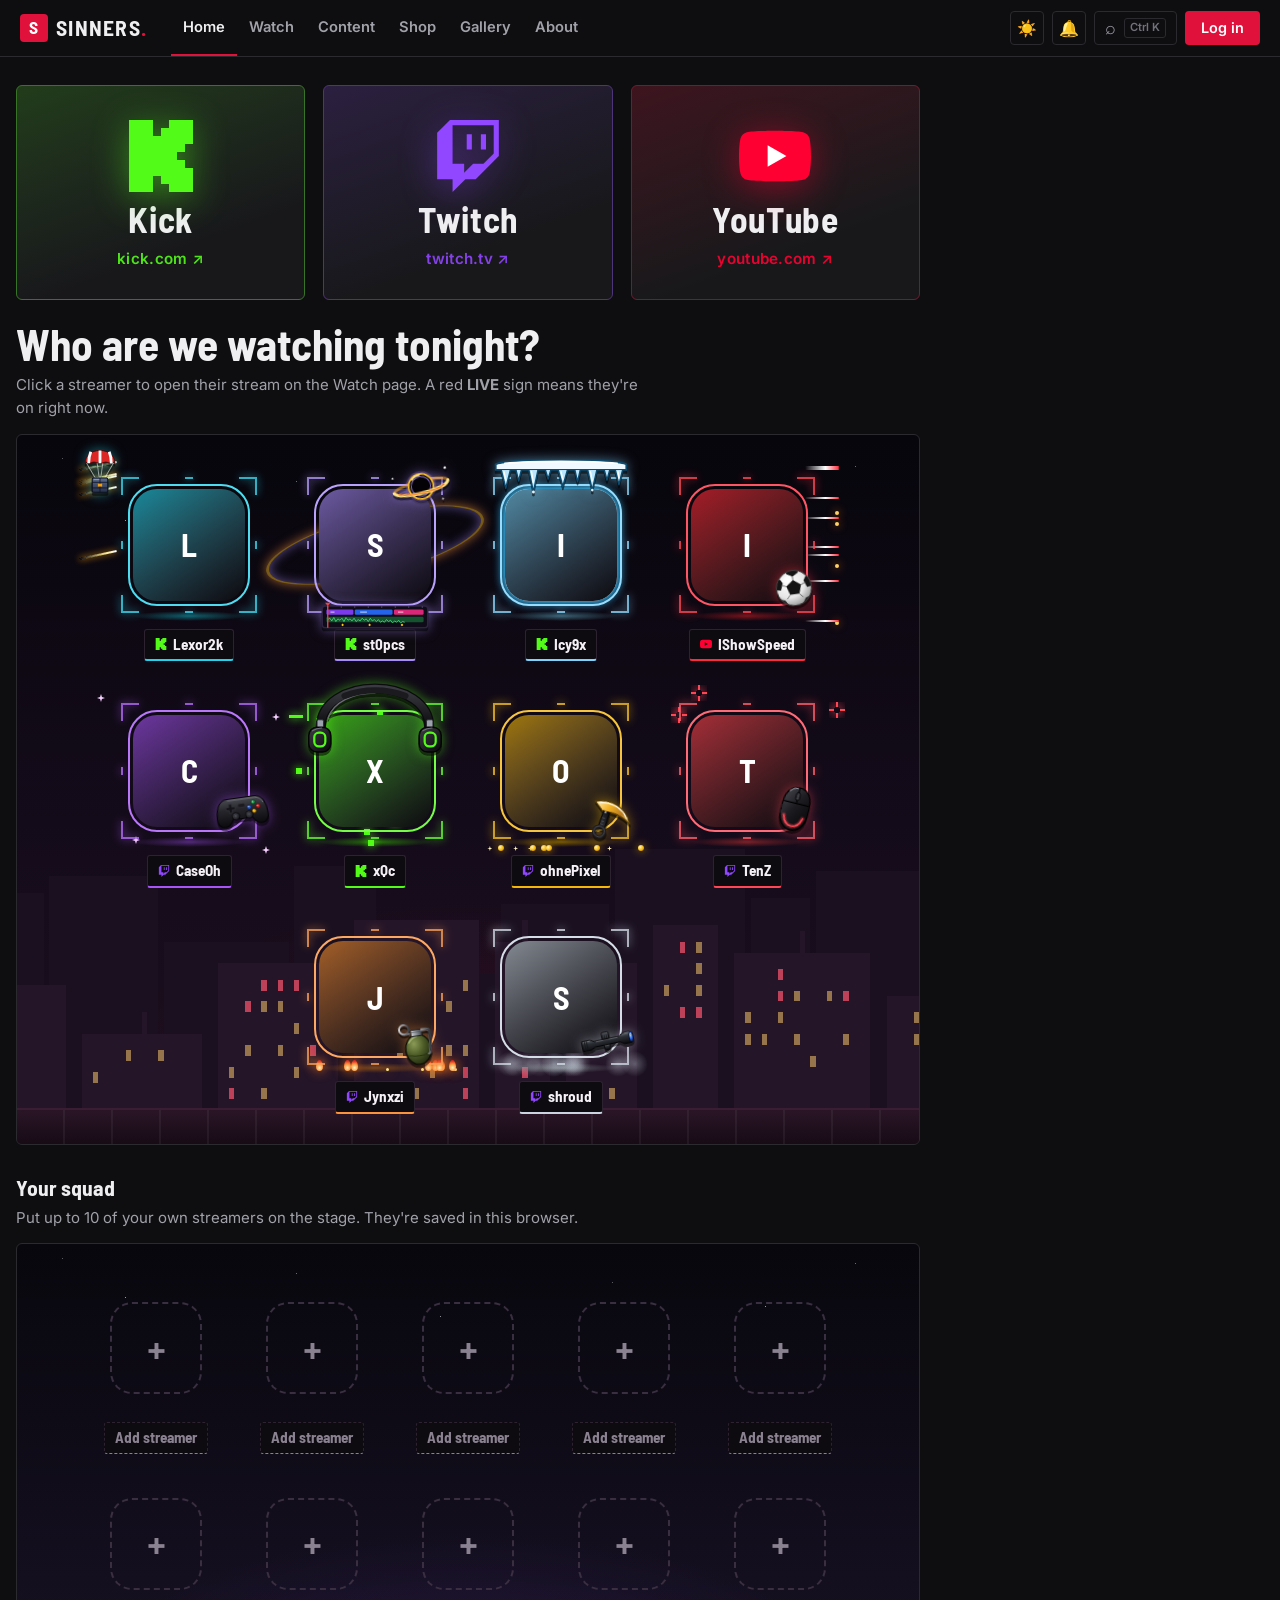
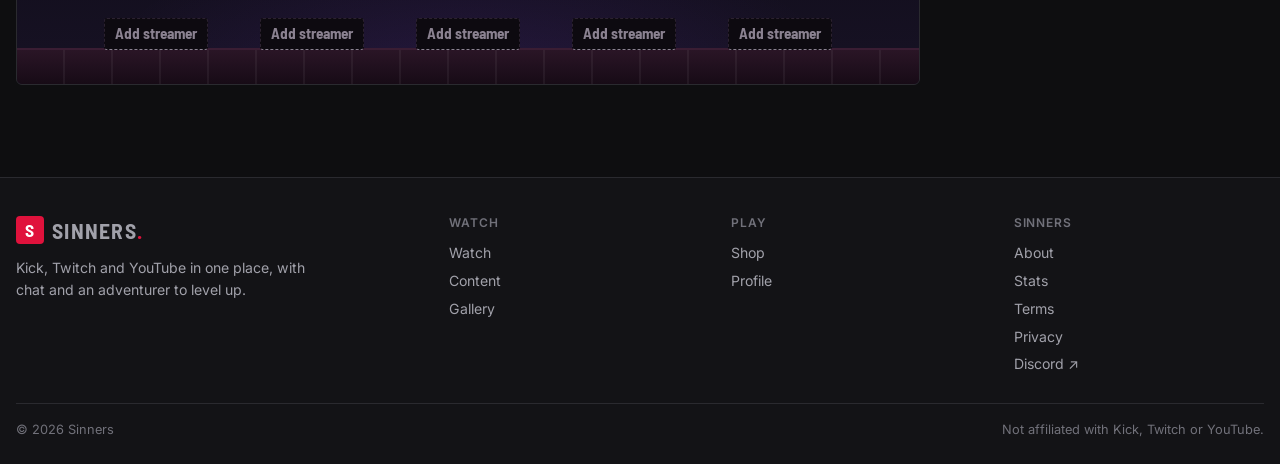
<file: index.html>
<!doctype html>
<html lang="en">
<head>
  <meta charset="utf-8">
  <meta name="viewport" content="width=device-width, initial-scale=1">
  <title>Sinners — Watch Streams Together</title>
  <meta name="description" content="Watch Kick, Twitch and YouTube streams side by side, in HD, with volume and quality controls.">
  <link rel="preconnect" href="https://fonts.googleapis.com">
  <link rel="preconnect" href="https://fonts.gstatic.com" crossorigin>
  <link href="https://fonts.googleapis.com/css2?family=Barlow+Semi+Condensed:wght@500;600;700&family=Inter:wght@400;500;600;700&display=swap" rel="stylesheet">
  <link rel="icon" href="favicon.svg" type="image/svg+xml">
  <link rel="icon" href="favicon-32.png" type="image/png" sizes="32x32">
  <link rel="apple-touch-icon" href="apple-touch-icon.png">
  <meta name="theme-color" content="#0c0a0d">
  <link rel="canonical" href="https://sinnerstv.com/">
  <link rel="manifest" href="/manifest.webmanifest">
  <meta property="og:type" content="website">
  <meta property="og:site_name" content="Sinners">
  <meta property="og:title" content="Sinners — Watch Streams Together">
  <meta property="og:description" content="Watch Kick, Twitch and YouTube streams side by side, in HD, with volume and quality controls.">
  <meta property="og:url" content="https://sinnerstv.com/">
  <meta property="og:image" content="https://sinnerstv.com/og-image.png">
  <meta property="og:image:width" content="1200">
  <meta property="og:image:height" content="630">
  <meta name="twitter:card" content="summary_large_image">
  <meta name="twitter:image" content="https://sinnerstv.com/og-image.png">
  <link rel="stylesheet" href="styles.css?v=202611182110">
  <link rel="stylesheet" href="design.css?v=202611182110">
  <script src="theme.js?v=202611182110"></script>
</head>
<body>
  <a class="skip-link" href="#main">Skip to content</a>
  <header class="site-header">
    <div class="container nav">
      <a href="/" class="logo"><span class="logo-mark" aria-hidden="true">S</span><span>SINNERS<span class="logo-dot">.</span></span></a>
      <nav>
        <ul id="nav-links">
          <li><a href="/" aria-current="page">Home</a></li>
          <li><a href="/watch">Watch</a></li>
          <li><a href="/content">Content</a></li>
          <li><a href="/shop">Shop</a></li>
          <li><a href="/gallery">Gallery</a></li>
          <li><a href="/about">About</a></li>
        </ul>
      </nav>
      <div class="nav-actions" id="nav-actions"></div>
      <button class="menu-toggle" id="menu-toggle" aria-label="Open menu" aria-expanded="false">☰</button>
    </div>
  </header>

  <main id="main">
    <section class="home-stage">
      <div class="container wide home-grid">
        <div class="stage-col">
          <div class="stage-head">
            <div class="platforms">
              <a class="platform-tile kick" href="https://kick.com" target="_blank" rel="noopener" aria-label="Kick, kick.com (opens in a new tab)">
                <svg class="platform-logo" viewBox="0 0 24 24" aria-hidden="true"><path d="M1.333 0h8v5.333H12V2.667h2.667V0h8v8H20v2.667h-2.667v2.666H20V16h2.667v8h-8v-2.667H12v-2.666H9.333V24h-8Z"/></svg>
                <span class="platform-name">Kick</span>
                <span class="platform-site">kick.com <span aria-hidden="true">↗</span></span>
              </a>
              <a class="platform-tile twitch" href="https://www.twitch.tv" target="_blank" rel="noopener" aria-label="Twitch, twitch.tv (opens in a new tab)">
                <svg class="platform-logo" viewBox="0 0 24 24" aria-hidden="true"><path d="M11.571 4.714h1.715v5.143H11.57zm4.715 0H18v5.143h-1.714zM6 0L1.714 4.286v15.428h5.143V24l4.286-4.286h3.428L22.286 12V0zm14.571 11.143l-3.428 3.428h-3.429l-3 3v-3H6.857V1.714h13.714Z"/></svg>
                <span class="platform-name">Twitch</span>
                <span class="platform-site">twitch.tv <span aria-hidden="true">↗</span></span>
              </a>
              <a class="platform-tile youtube" href="https://www.youtube.com" target="_blank" rel="noopener" aria-label="YouTube, youtube.com (opens in a new tab)">
                <svg class="platform-logo" viewBox="0 0 24 24" aria-hidden="true"><rect x="7" y="7" width="10" height="10" fill="#fff"/><path d="M23.498 6.186a3.016 3.016 0 0 0-2.122-2.136C19.505 3.545 12 3.545 12 3.545s-7.505 0-9.377.505A3.017 3.017 0 0 0 .502 6.186C0 8.07 0 12 0 12s0 3.93.502 5.814a3.016 3.016 0 0 0 2.122 2.136c1.871.505 9.376.505 9.376.505s7.505 0 9.377-.505a3.015 3.015 0 0 0 2.122-2.136C24 15.93 24 12 24 12s0-3.93-.502-5.814zM9.545 15.568V8.432L15.818 12l-6.273 3.568z"/></svg>
                <span class="platform-name">YouTube</span>
                <span class="platform-site">youtube.com <span aria-hidden="true">↗</span></span>
              </a>
            </div>
            <h1>Who are we watching tonight?</h1>
            <p>Click a streamer to open their stream on the Watch page. A red <strong>LIVE</strong> sign means they're on right now.</p>
          </div>
          <div class="stage-scene" id="stage-featured" aria-label="Featured streamers"></div>
          <div class="stage-head squad-head">
            <h2>Your squad</h2>
            <p>Put up to 10 of your own streamers on the stage. They're saved in this browser.</p>
          </div>
          <div class="stage-scene squad" id="stage-squad" aria-label="Your streamers"></div>
        </div>
        <aside class="home-side">
          <div class="side-panel" id="boss-strip-section" hidden>
            <div class="side-panel-head">World boss <a href="/profile#boss">Profile</a></div>
            <a class="boss-strip" id="boss-strip" href="/profile#boss"></a>
          </div>
        </aside>
      </div>
    </section>
  </main>

  <footer class="site-footer">
    <div class="container">
      <div class="footer-grid">
        <div class="footer-brand">
          <a href="/" class="logo"><span class="logo-mark" aria-hidden="true">S</span><span>SINNERS<span class="logo-dot">.</span></span></a>
          <p>Kick, Twitch and YouTube in one place, with chat and an adventurer to level up.</p>
        </div>
        <div class="footer-col">
          <h4>Watch</h4>
          <ul><li><a href="/watch">Watch</a></li><li><a href="/content">Content</a></li><li><a href="/gallery">Gallery</a></li></ul>
        </div>
        <div class="footer-col">
          <h4>Play</h4>
          <ul><li><a href="/shop">Shop</a></li><li><a href="/profile">Profile</a></li></ul>
        </div>
        <div class="footer-col">
          <h4>Sinners</h4>
          <ul><li><a href="/about">About</a></li><li><a href="/stats">Stats</a></li><li><a href="/terms">Terms</a></li><li><a href="/privacy">Privacy</a></li><li><a href="https://discord.gg/lexor2k" target="_blank" rel="noopener">Discord ↗</a></li></ul>
        </div>
      </div>
      <div class="footer-bottom">
        <p>&copy; <span id="year"></span> Sinners</p>
        <p>Not affiliated with Kick, Twitch or YouTube.</p>
      </div>
    </div>
  </footer>

  <script src="script.js?v=202611182110"></script>
  <script src="gear-art.js?v=202611182110"></script>
  <script src="icons.js?v=202611182110"></script>
  <script src="config.js?v=202611182110"></script>
  <script src="presence.js?v=202611182110"></script>
  <script src="auth.js?v=202611182110"></script>
  <script src="streak.js?v=202611182110"></script>
  <script src="alerts.js?v=202611182110"></script>
  <script src="chat.js?v=202611182110"></script>
  <script src="twitch-chat.js?v=202611182110"></script>
  <script src="kick-chat.js?v=202611182110"></script>
  <script src="mini.js?v=202611182110"></script>
  <script src="nav.js?v=202611182110"></script>
  <script src="palette.js?v=202611182110"></script>
  <script src="notify.js?v=202611182110"></script>
</body>
</html>
</file>
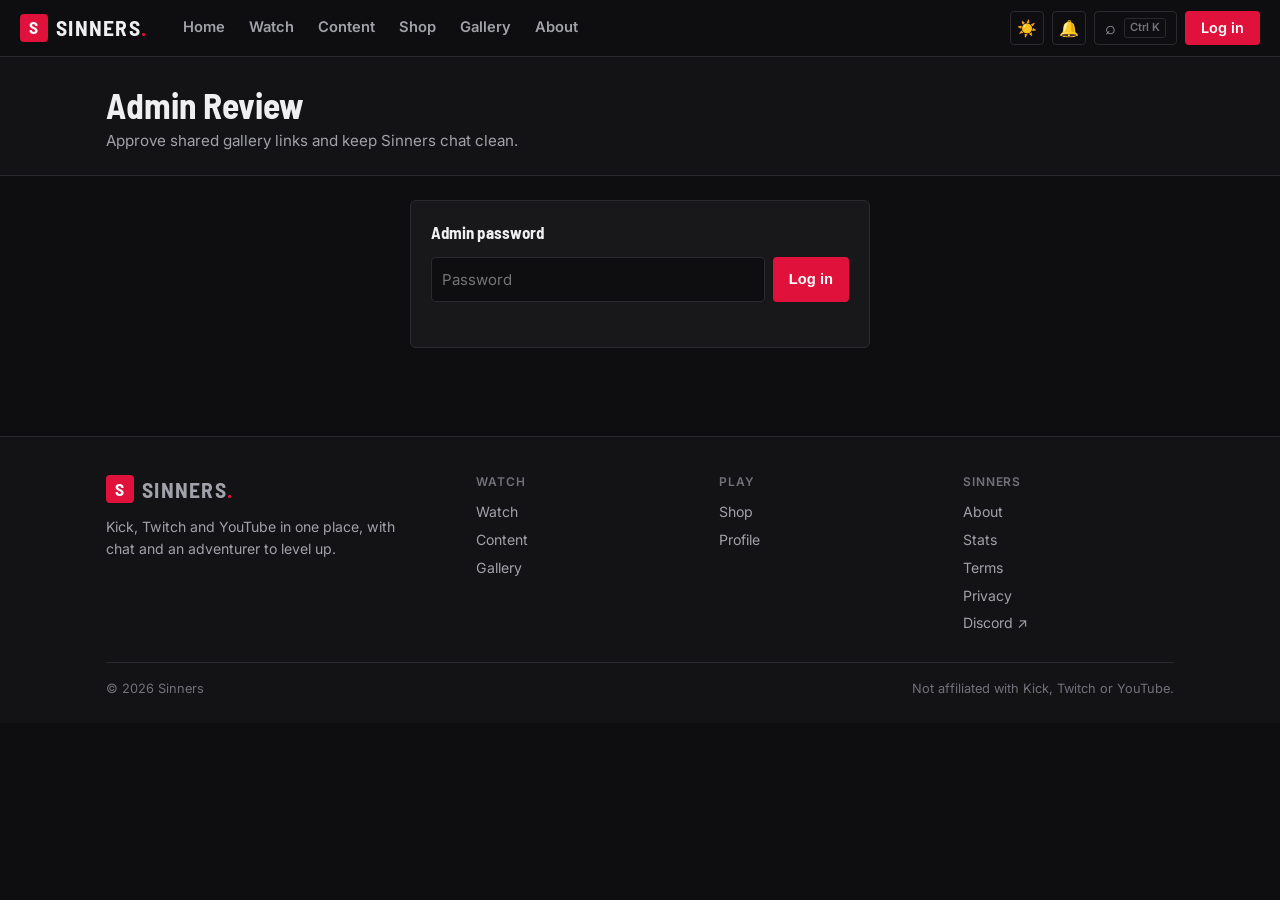
<file: admin.html>
<!doctype html>
<html lang="en">
<head>
  <meta charset="utf-8">
  <meta name="viewport" content="width=device-width, initial-scale=1">
  <meta name="robots" content="noindex">
  <title>Admin — Sinners</title>
  <link rel="preconnect" href="https://fonts.googleapis.com">
  <link rel="preconnect" href="https://fonts.gstatic.com" crossorigin>
  <link href="https://fonts.googleapis.com/css2?family=Barlow+Semi+Condensed:wght@500;600;700&family=Inter:wght@400;500;600;700&display=swap" rel="stylesheet">
  <link rel="icon" href="favicon.svg" type="image/svg+xml">
  <link rel="icon" href="favicon-32.png" type="image/png" sizes="32x32">
  <link rel="apple-touch-icon" href="apple-touch-icon.png">
  <meta name="theme-color" content="#0c0a0d">
  <meta name="robots" content="noindex">
  <link rel="manifest" href="/manifest.webmanifest">
  <link rel="stylesheet" href="styles.css?v=202611182110">
  <link rel="stylesheet" href="design.css?v=202611182110">
  <script src="theme.js?v=202611182110"></script>
</head>
<body>
  <a class="skip-link" href="#main">Skip to content</a>
  <header class="site-header">
    <div class="container nav">
      <a href="/" class="logo"><span class="logo-mark" aria-hidden="true">S</span><span>SINNERS<span class="logo-dot">.</span></span></a>
      <nav>
        <ul id="nav-links">
          <li><a href="/">Home</a></li>
          <li><a href="/watch">Watch</a></li>
          <li><a href="/content">Content</a></li>
          <li><a href="/shop">Shop</a></li>
          <li><a href="/gallery">Gallery</a></li>
          <li><a href="/about">About</a></li>
        </ul>
      </nav>
      <div class="nav-actions" id="nav-actions"></div>
      <button class="menu-toggle" id="menu-toggle" aria-label="Open menu" aria-expanded="false">☰</button>
    </div>
  </header>

  <main id="main">
    <section class="page-hero">
      <div class="container">
        <h1>Admin <span class="gradient-text">Review</span></h1>
        <p>Approve shared gallery links and keep Sinners chat clean.</p>
      </div>
    </section>

    <section class="section" style="padding-top:24px">
      <div class="container">
        <form id="login" class="share-form admin-login" autocomplete="off">
          <h3>Admin password</h3>
          <div class="add-row">
            <input id="password" type="password" placeholder="Password" aria-label="Admin password" required>
            <button class="button" type="submit">Log in</button>
          </div>
          <p class="form-msg" id="login-msg" role="status"></p>
        </form>

        <div id="admin" hidden>
          <div class="admin-bar">
            <button class="button ghost" id="refresh" type="button">↻ Refresh</button>
            <button class="button ghost" id="logout" type="button">Log out</button>
          </div>
          <h2>Waiting for review <span class="count" id="pending-count"></span></h2>
          <div class="review-list" id="pending-list"></div>
          <h2>On the gallery <span class="count" id="approved-count"></span></h2>
          <div class="review-list" id="approved-list"></div>
          <h2>Recent chat messages</h2>
          <div class="review-list" id="chat-list"></div>
          <h2>Banned from chat <span class="count" id="banned-count"></span></h2>
          <div class="review-list" id="banned-list"></div>
          <h2>Points</h2>
          <div class="games-admin" id="games-admin"></div>

          <h2>Shop rewards <span class="count" id="shop-count"></span></h2>
          <form class="share-form shop-form" id="shop-form" autocomplete="off">
            <h3 id="shop-form-title">Add a reward</h3>
            <p class="hint">Rewards show in the Shop's Redeem section; you hand them out after someone buys one. Adventure gear, potions and scrolls are made by the site.</p>
            <div class="shop-form-grid">
              <label class="shop-drop" id="shop-drop">
                <input type="file" id="shop-file" accept="image/png,image/jpeg,image/webp,image/gif" hidden>
                <img id="shop-preview" alt="" hidden>
                <span id="shop-drop-text">🖼️ Choose a picture<br><small>or drop it here</small></span>
              </label>
              <div class="shop-fields">
                <input id="shop-name" type="text" maxlength="60" placeholder="Item name" aria-label="Item name" required>
                <textarea id="shop-desc" maxlength="300" rows="3" placeholder="Description" aria-label="Description"></textarea>
                <div class="add-row">
                  <input id="shop-price" type="number" min="1" max="1000000" placeholder="Price (points)" aria-label="Price in points" required>
                  <input id="shop-stock" type="number" min="0" max="100000" placeholder="Stock (empty = unlimited)" aria-label="Stock">
                </div>
                <div class="add-row">
                  <button class="button" type="submit" id="shop-save">Add to shop</button>
                  <button class="button ghost" type="button" id="shop-cancel" hidden>Cancel</button>
                </div>
                <p class="form-msg" id="shop-msg" role="status"></p>
              </div>
            </div>
          </form>
          <div class="review-list" id="shop-list"></div>
          <h2>Purchases</h2>
          <div class="review-list" id="purchase-list"></div>

          <h2>Discord bot</h2>
          <div class="side-box bot-admin" id="bot-admin"></div>
        </div>
      </div>
    </section>
  </main>

  <footer class="site-footer">
    <div class="container">
      <div class="footer-grid">
        <div class="footer-brand">
          <a href="/" class="logo"><span class="logo-mark" aria-hidden="true">S</span><span>SINNERS<span class="logo-dot">.</span></span></a>
          <p>Kick, Twitch and YouTube in one place, with chat and an adventurer to level up.</p>
        </div>
        <div class="footer-col">
          <h4>Watch</h4>
          <ul><li><a href="/watch">Watch</a></li><li><a href="/content">Content</a></li><li><a href="/gallery">Gallery</a></li></ul>
        </div>
        <div class="footer-col">
          <h4>Play</h4>
          <ul><li><a href="/shop">Shop</a></li><li><a href="/profile">Profile</a></li></ul>
        </div>
        <div class="footer-col">
          <h4>Sinners</h4>
          <ul><li><a href="/about">About</a></li><li><a href="/stats">Stats</a></li><li><a href="/terms">Terms</a></li><li><a href="/privacy">Privacy</a></li><li><a href="https://discord.gg/lexor2k" target="_blank" rel="noopener">Discord ↗</a></li></ul>
        </div>
      </div>
      <div class="footer-bottom">
        <p>&copy; <span id="year"></span> Sinners</p>
        <p>Not affiliated with Kick, Twitch or YouTube.</p>
      </div>
    </div>
  </footer>

  <script src="script.js?v=202611182110"></script>
  <script src="gear-art.js?v=202611182110"></script>
  <script src="icons.js?v=202611182110"></script>
  <script src="config.js?v=202611182110"></script>
  <script src="presence.js?v=202611182110"></script>
  <script src="auth.js?v=202611182110"></script>
  <script src="streak.js?v=202611182110"></script>
  <script src="alerts.js?v=202611182110"></script>
  <script src="chat.js?v=202611182110"></script>
  <script src="twitch-chat.js?v=202611182110"></script>
  <script src="kick-chat.js?v=202611182110"></script>
  <script src="mini.js?v=202611182110"></script>
  <script src="nav.js?v=202611182110"></script>
  <script src="palette.js?v=202611182110"></script>
  <script src="notify.js?v=202611182110"></script>
</body>
</html>
</file>
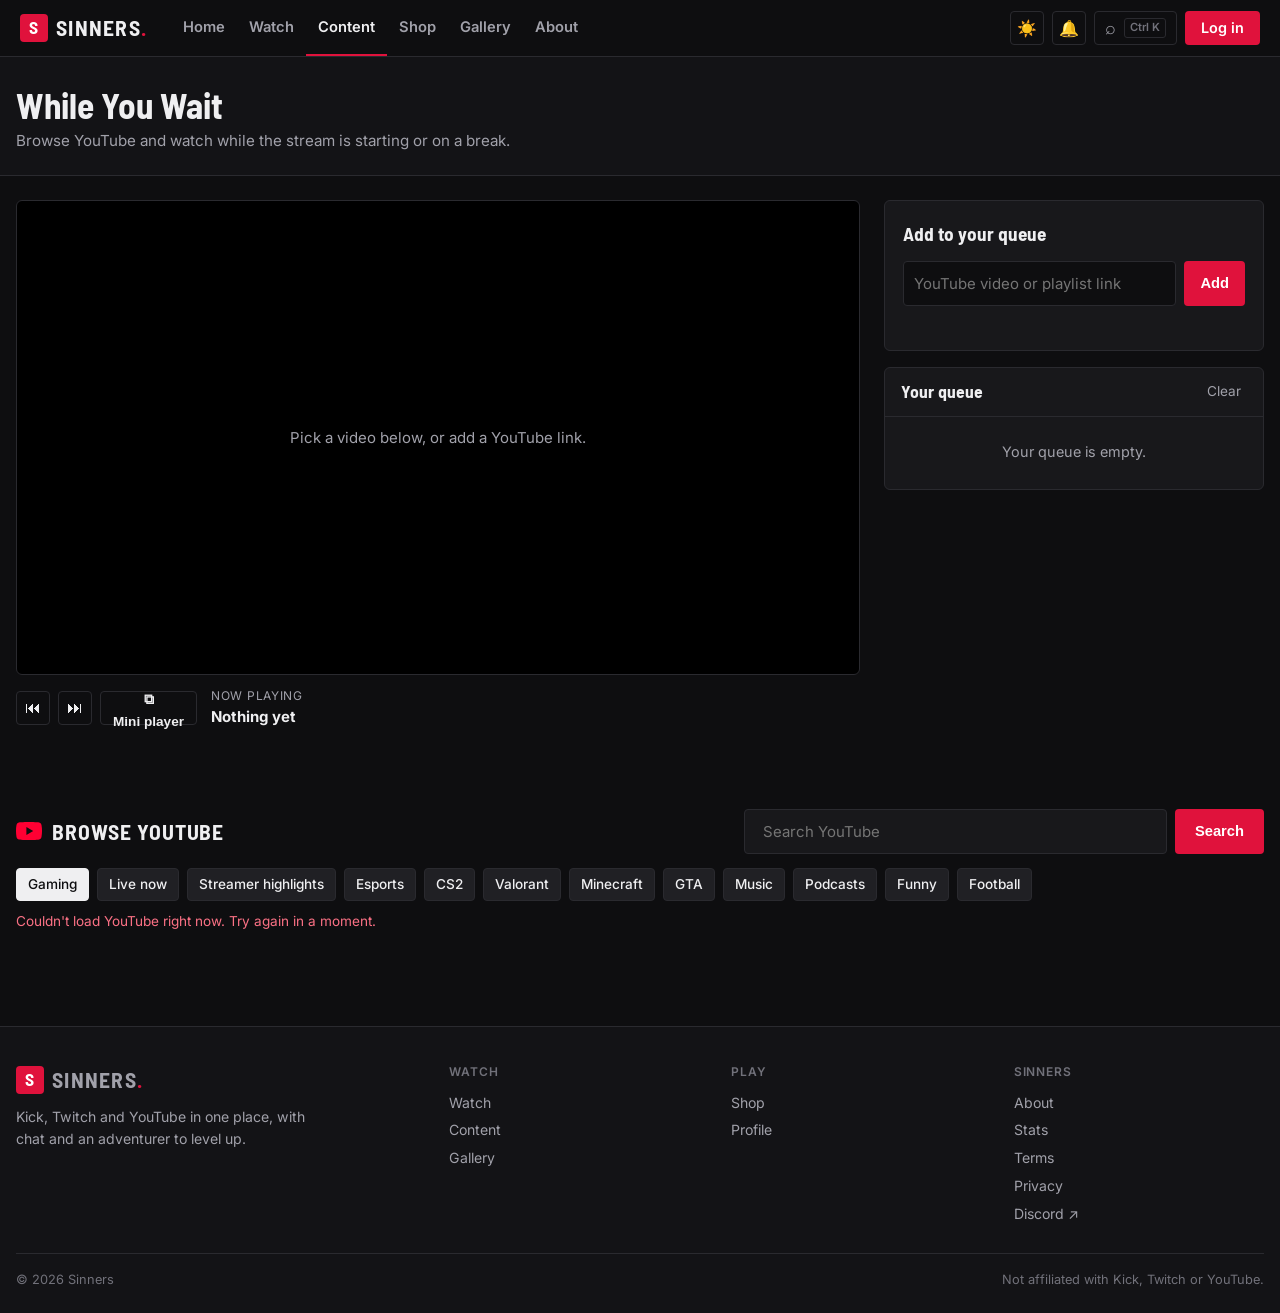
<file: content.html>
<!doctype html>
<html lang="en">
<head>
  <meta charset="utf-8">
  <meta name="viewport" content="width=device-width, initial-scale=1">
  <title>Content — Sinners</title>
  <meta name="description" content="Watch YouTube videos and playlists while you wait for a stream to start.">
  <link rel="preconnect" href="https://fonts.googleapis.com">
  <link rel="preconnect" href="https://fonts.gstatic.com" crossorigin>
  <link href="https://fonts.googleapis.com/css2?family=Barlow+Semi+Condensed:wght@500;600;700&family=Inter:wght@400;500;600;700&display=swap" rel="stylesheet">
  <link rel="icon" href="favicon.svg" type="image/svg+xml">
  <link rel="icon" href="favicon-32.png" type="image/png" sizes="32x32">
  <link rel="apple-touch-icon" href="apple-touch-icon.png">
  <meta name="theme-color" content="#0c0a0d">
  <link rel="canonical" href="https://sinnerstv.com/content">
  <link rel="manifest" href="/manifest.webmanifest">
  <meta property="og:type" content="website">
  <meta property="og:site_name" content="Sinners">
  <meta property="og:title" content="Content — Sinners">
  <meta property="og:description" content="Watch YouTube videos and playlists while you wait for a stream to start.">
  <meta property="og:url" content="https://sinnerstv.com/content">
  <meta property="og:image" content="https://sinnerstv.com/og-image.png">
  <meta property="og:image:width" content="1200">
  <meta property="og:image:height" content="630">
  <meta name="twitter:card" content="summary_large_image">
  <meta name="twitter:image" content="https://sinnerstv.com/og-image.png">
  <link rel="stylesheet" href="styles.css?v=202611182110">
  <link rel="stylesheet" href="design.css?v=202611182110">
  <script src="theme.js?v=202611182110"></script>
</head>
<body>
  <a class="skip-link" href="#main">Skip to content</a>
  <header class="site-header">
    <div class="container nav">
      <a href="/" class="logo"><span class="logo-mark" aria-hidden="true">S</span><span>SINNERS<span class="logo-dot">.</span></span></a>
      <nav>
        <ul id="nav-links">
          <li><a href="/">Home</a></li>
          <li><a href="/watch">Watch</a></li>
          <li><a href="/content" aria-current="page">Content</a></li>
          <li><a href="/shop">Shop</a></li>
          <li><a href="/gallery">Gallery</a></li>
          <li><a href="/about">About</a></li>
        </ul>
      </nav>
      <div class="nav-actions" id="nav-actions"></div>
      <button class="menu-toggle" id="menu-toggle" aria-label="Open menu" aria-expanded="false">☰</button>
    </div>
  </header>

  <main id="main">
    <section class="page-hero">
      <div class="container reveal">
        <h1>While You <span class="gradient-text">Wait</span></h1>
        <p>Browse YouTube and watch while the stream is starting or on a break.</p>
      </div>
    </section>

    <section class="section" style="padding-top:24px">
      <div class="container wide content-layout">
        <div class="content-main">
          <div class="player-box content-player" id="content-player">
            <div class="player-offline">Pick a video below, or add a YouTube link.</div>
          </div>
          <div class="content-bar">
            <button class="icon-action" id="prev" type="button" aria-label="Previous video" title="Previous">⏮</button>
            <button class="icon-action" id="next" type="button" aria-label="Next video" title="Next">⏭</button>
            <button class="icon-action mini-action" id="mini" type="button" title="Keep watching in a small window while you browse or watch streams">⧉ <span>Mini player</span></button>
            <div class="content-now">
              <small>Now playing</small>
              <strong id="now-playing">Nothing yet</strong>
            </div>
          </div>
        </div>

        <aside class="content-side">
          <form class="add-form" id="content-form" autocomplete="off">
            <h3>Add to your queue</h3>
            <div class="add-row">
              <input id="content-input" type="text" placeholder="YouTube video or playlist link" aria-label="YouTube video or playlist link">
              <button class="button" type="submit">Add</button>
            </div>
            <p class="form-msg" id="content-msg" role="status"></p>
          </form>

          <div class="side-box">
            <div class="side-head">
              <h3>Your queue</h3>
              <button class="link-btn" id="clear-queue" type="button">Clear</button>
            </div>
            <ol class="queue" id="queue"></ol>
          </div>
        </aside>
      </div>
    </section>

    <section class="section yt-browse" id="browse">
      <div class="container wide">
        <div class="browse-head">
          <h2><svg class="browse-logo" viewBox="0 0 24 24" aria-hidden="true"><path d="M23.5 6.2a3 3 0 0 0-2.1-2.1C19.5 3.6 12 3.6 12 3.6s-7.5 0-9.4.5A3 3 0 0 0 .5 6.2 31 31 0 0 0 0 12a31 31 0 0 0 .5 5.8 3 3 0 0 0 2.1 2.1c1.9.5 9.4.5 9.4.5s7.5 0 9.4-.5a3 3 0 0 0 2.1-2.1A31 31 0 0 0 24 12a31 31 0 0 0-.5-5.8zM9.6 15.6V8.4l6.3 3.6-6.3 3.6z"/></svg> Browse YouTube</h2>
          <form class="yt-search" id="yt-search" role="search" autocomplete="off">
            <input id="yt-q" type="search" placeholder="Search YouTube" aria-label="Search YouTube" maxlength="100">
            <button class="button" type="submit">Search</button>
          </form>
        </div>
        <div class="yt-chips" id="yt-chips" role="tablist" aria-label="Categories"></div>
        <p class="form-msg" id="yt-msg" role="status"></p>
        <div class="video-grid" id="yt-grid"></div>
      </div>
    </section>
  </main>

  <footer class="site-footer">
    <div class="container">
      <div class="footer-grid">
        <div class="footer-brand">
          <a href="/" class="logo"><span class="logo-mark" aria-hidden="true">S</span><span>SINNERS<span class="logo-dot">.</span></span></a>
          <p>Kick, Twitch and YouTube in one place, with chat and an adventurer to level up.</p>
        </div>
        <div class="footer-col">
          <h4>Watch</h4>
          <ul><li><a href="/watch">Watch</a></li><li><a href="/content">Content</a></li><li><a href="/gallery">Gallery</a></li></ul>
        </div>
        <div class="footer-col">
          <h4>Play</h4>
          <ul><li><a href="/shop">Shop</a></li><li><a href="/profile">Profile</a></li></ul>
        </div>
        <div class="footer-col">
          <h4>Sinners</h4>
          <ul><li><a href="/about">About</a></li><li><a href="/stats">Stats</a></li><li><a href="/terms">Terms</a></li><li><a href="/privacy">Privacy</a></li><li><a href="https://discord.gg/lexor2k" target="_blank" rel="noopener">Discord ↗</a></li></ul>
        </div>
      </div>
      <div class="footer-bottom">
        <p>&copy; <span id="year"></span> Sinners</p>
        <p>Not affiliated with Kick, Twitch or YouTube.</p>
      </div>
    </div>
  </footer>

  <script src="script.js?v=202611182110"></script>
  <script src="gear-art.js?v=202611182110"></script>
  <script src="icons.js?v=202611182110"></script>
  <script src="config.js?v=202611182110"></script>
  <script src="presence.js?v=202611182110"></script>
  <script src="auth.js?v=202611182110"></script>
  <script src="streak.js?v=202611182110"></script>
  <script src="alerts.js?v=202611182110"></script>
  <script src="chat.js?v=202611182110"></script>
  <script src="twitch-chat.js?v=202611182110"></script>
  <script src="kick-chat.js?v=202611182110"></script>
  <script src="mini.js?v=202611182110"></script>
  <script src="nav.js?v=202611182110"></script>
  <script src="palette.js?v=202611182110"></script>
  <script src="notify.js?v=202611182110"></script>
</body>
</html>
</file>
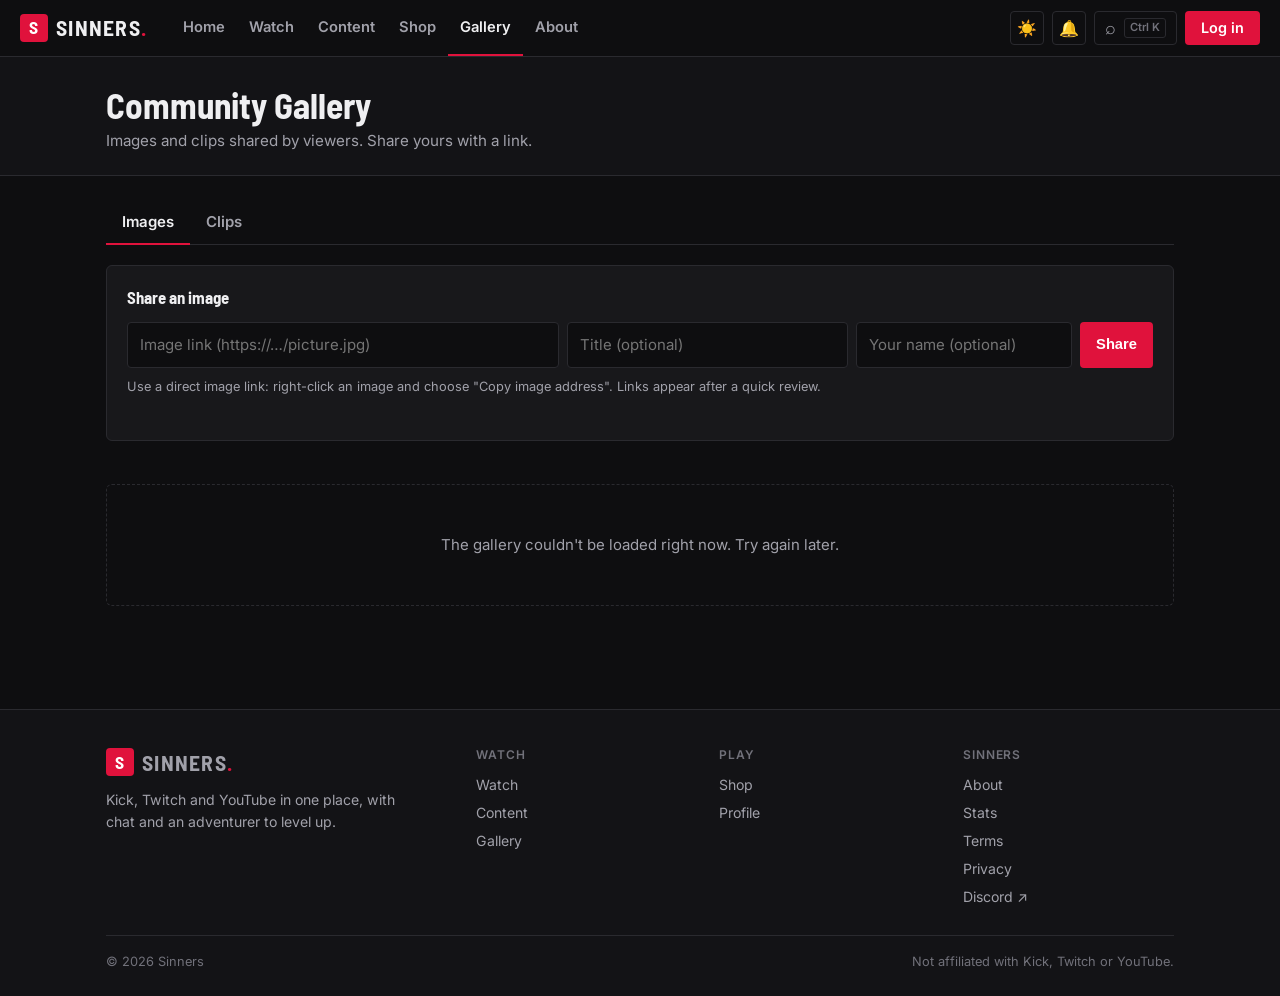
<file: gallery.html>
<!doctype html>
<html lang="en">
<head>
  <meta charset="utf-8">
  <meta name="viewport" content="width=device-width, initial-scale=1">
  <title>Gallery — Sinners</title>
  <meta name="description" content="Community gallery: images and clips shared by Sinners viewers.">
  <link rel="preconnect" href="https://fonts.googleapis.com">
  <link rel="preconnect" href="https://fonts.gstatic.com" crossorigin>
  <link href="https://fonts.googleapis.com/css2?family=Barlow+Semi+Condensed:wght@500;600;700&family=Inter:wght@400;500;600;700&display=swap" rel="stylesheet">
  <link rel="icon" href="favicon.svg" type="image/svg+xml">
  <link rel="icon" href="favicon-32.png" type="image/png" sizes="32x32">
  <link rel="apple-touch-icon" href="apple-touch-icon.png">
  <meta name="theme-color" content="#0c0a0d">
  <link rel="canonical" href="https://sinnerstv.com/gallery">
  <link rel="manifest" href="/manifest.webmanifest">
  <meta property="og:type" content="website">
  <meta property="og:site_name" content="Sinners">
  <meta property="og:title" content="Gallery — Sinners">
  <meta property="og:description" content="Community gallery: images and clips shared by Sinners viewers.">
  <meta property="og:url" content="https://sinnerstv.com/gallery">
  <meta property="og:image" content="https://sinnerstv.com/og-image.png">
  <meta property="og:image:width" content="1200">
  <meta property="og:image:height" content="630">
  <meta name="twitter:card" content="summary_large_image">
  <meta name="twitter:image" content="https://sinnerstv.com/og-image.png">
  <link rel="stylesheet" href="styles.css?v=202611182110">
  <link rel="stylesheet" href="design.css?v=202611182110">
  <script src="theme.js?v=202611182110"></script>
</head>
<body>
  <a class="skip-link" href="#main">Skip to content</a>
  <header class="site-header">
    <div class="container nav">
      <a href="/" class="logo"><span class="logo-mark" aria-hidden="true">S</span><span>SINNERS<span class="logo-dot">.</span></span></a>
      <nav>
        <ul id="nav-links">
          <li><a href="/">Home</a></li>
          <li><a href="/watch">Watch</a></li>
          <li><a href="/content">Content</a></li>
          <li><a href="/shop">Shop</a></li>
          <li><a href="/gallery" aria-current="page">Gallery</a></li>
          <li><a href="/about">About</a></li>
        </ul>
      </nav>
      <div class="nav-actions" id="nav-actions"></div>
      <button class="menu-toggle" id="menu-toggle" aria-label="Open menu" aria-expanded="false">☰</button>
    </div>
  </header>

  <main id="main">
    <section class="page-hero">
      <div class="container reveal">
        <h1>Community <span class="gradient-text">Gallery</span></h1>
        <p>Images and clips shared by viewers. Share yours with a link.</p>
      </div>
    </section>

    <section class="section" style="padding-top:24px">
      <div class="container">
        <div class="tabs" role="tablist">
          <button class="tab active" role="tab" aria-selected="true" data-tab="images">Images <span class="count" id="count-images"></span></button>
          <button class="tab" role="tab" aria-selected="false" data-tab="clips">Clips <span class="count" id="count-clips"></span></button>
        </div>

        <div class="tab-panel" id="panel-images">
          <form class="share-form" data-kind="image" autocomplete="off">
            <h3>Share an image</h3>
            <div class="share-row">
              <input name="link" type="url" placeholder="Image link (https://…/picture.jpg)" aria-label="Image link" required>
              <input name="title" type="text" maxlength="80" placeholder="Title (optional)" aria-label="Title">
              <input name="name" type="text" maxlength="30" placeholder="Your name (optional)" aria-label="Your name">
              <button class="button" type="submit">Share</button>
            </div>
            <p class="hint">Use a direct image link: right-click an image and choose "Copy image address". Links appear after a quick review.</p>
            <p class="form-msg" role="status"></p>
          </form>
          <div class="gallery" id="images-grid"></div>
        </div>

        <div class="tab-panel" id="panel-clips" hidden>
          <form class="share-form" data-kind="clip" autocomplete="off">
            <h3>Share a clip</h3>
            <div class="share-row">
              <input name="link" type="url" placeholder="Kick, Twitch or YouTube clip link" aria-label="Clip link" required>
              <input name="title" type="text" maxlength="80" placeholder="Title (optional)" aria-label="Title">
              <input name="name" type="text" maxlength="30" placeholder="Your name (optional)" aria-label="Your name">
              <button class="button" type="submit">Share</button>
            </div>
            <p class="hint">Works with Kick clips, Twitch clips, and YouTube videos or Shorts. Links appear after a quick review.</p>
            <p class="form-msg" role="status"></p>
          </form>
          <div class="cotw" id="cotw" hidden></div>
          <div class="clips-grid" id="clips-grid"></div>
        </div>
      </div>
    </section>
    <div class="lightbox" id="lightbox" aria-hidden="true" role="dialog" aria-modal="true" aria-label="Gallery viewer">
      <div class="lightbox-bar">
        <span class="lightbox-count" id="lightbox-count"></span>
        <div class="lightbox-tools">
          <button class="tool" id="lightbox-zoom" type="button" title="Zoom (Z)" aria-label="Zoom">🔍</button>
          <button class="tool" id="lightbox-full" type="button" title="Full screen (F)" aria-label="Full screen">⛶</button>
          <button class="tool" id="lightbox-link" type="button" title="Copy a link to this" aria-label="Copy link">🔗</button>
          <a class="tool" id="lightbox-open" target="_blank" rel="noopener" title="Open the original" aria-label="Open the original">↗</a>
          <button class="tool close" type="button" title="Close (Esc)" aria-label="Close">✕</button>
        </div>
      </div>
      <button class="prev" type="button" aria-label="Previous">‹</button>
      <figure>
        <div id="lightbox-media" class="lightbox-media"></div>
        <figcaption id="lightbox-caption"></figcaption>
      </figure>
      <button class="next" type="button" aria-label="Next">›</button>
      <div class="lightbox-strip" id="lightbox-strip"></div>
    </div>
  </main>


  <footer class="site-footer">
    <div class="container">
      <div class="footer-grid">
        <div class="footer-brand">
          <a href="/" class="logo"><span class="logo-mark" aria-hidden="true">S</span><span>SINNERS<span class="logo-dot">.</span></span></a>
          <p>Kick, Twitch and YouTube in one place, with chat and an adventurer to level up.</p>
        </div>
        <div class="footer-col">
          <h4>Watch</h4>
          <ul><li><a href="/watch">Watch</a></li><li><a href="/content">Content</a></li><li><a href="/gallery">Gallery</a></li></ul>
        </div>
        <div class="footer-col">
          <h4>Play</h4>
          <ul><li><a href="/shop">Shop</a></li><li><a href="/profile">Profile</a></li></ul>
        </div>
        <div class="footer-col">
          <h4>Sinners</h4>
          <ul><li><a href="/about">About</a></li><li><a href="/stats">Stats</a></li><li><a href="/terms">Terms</a></li><li><a href="/privacy">Privacy</a></li><li><a href="https://discord.gg/lexor2k" target="_blank" rel="noopener">Discord ↗</a></li></ul>
        </div>
      </div>
      <div class="footer-bottom">
        <p>&copy; <span id="year"></span> Sinners</p>
        <p>Not affiliated with Kick, Twitch or YouTube.</p>
      </div>
    </div>
  </footer>

  <script src="script.js?v=202611182110"></script>
  <script src="gear-art.js?v=202611182110"></script>
  <script src="icons.js?v=202611182110"></script>
  <script src="config.js?v=202611182110"></script>
  <script src="presence.js?v=202611182110"></script>
  <script src="auth.js?v=202611182110"></script>
  <script src="streak.js?v=202611182110"></script>
  <script src="alerts.js?v=202611182110"></script>
  <script src="chat.js?v=202611182110"></script>
  <script src="twitch-chat.js?v=202611182110"></script>
  <script src="kick-chat.js?v=202611182110"></script>
  <script src="mini.js?v=202611182110"></script>
  <script src="nav.js?v=202611182110"></script>
  <script src="palette.js?v=202611182110"></script>
  <script src="notify.js?v=202611182110"></script>
</body>
</html>
</file>
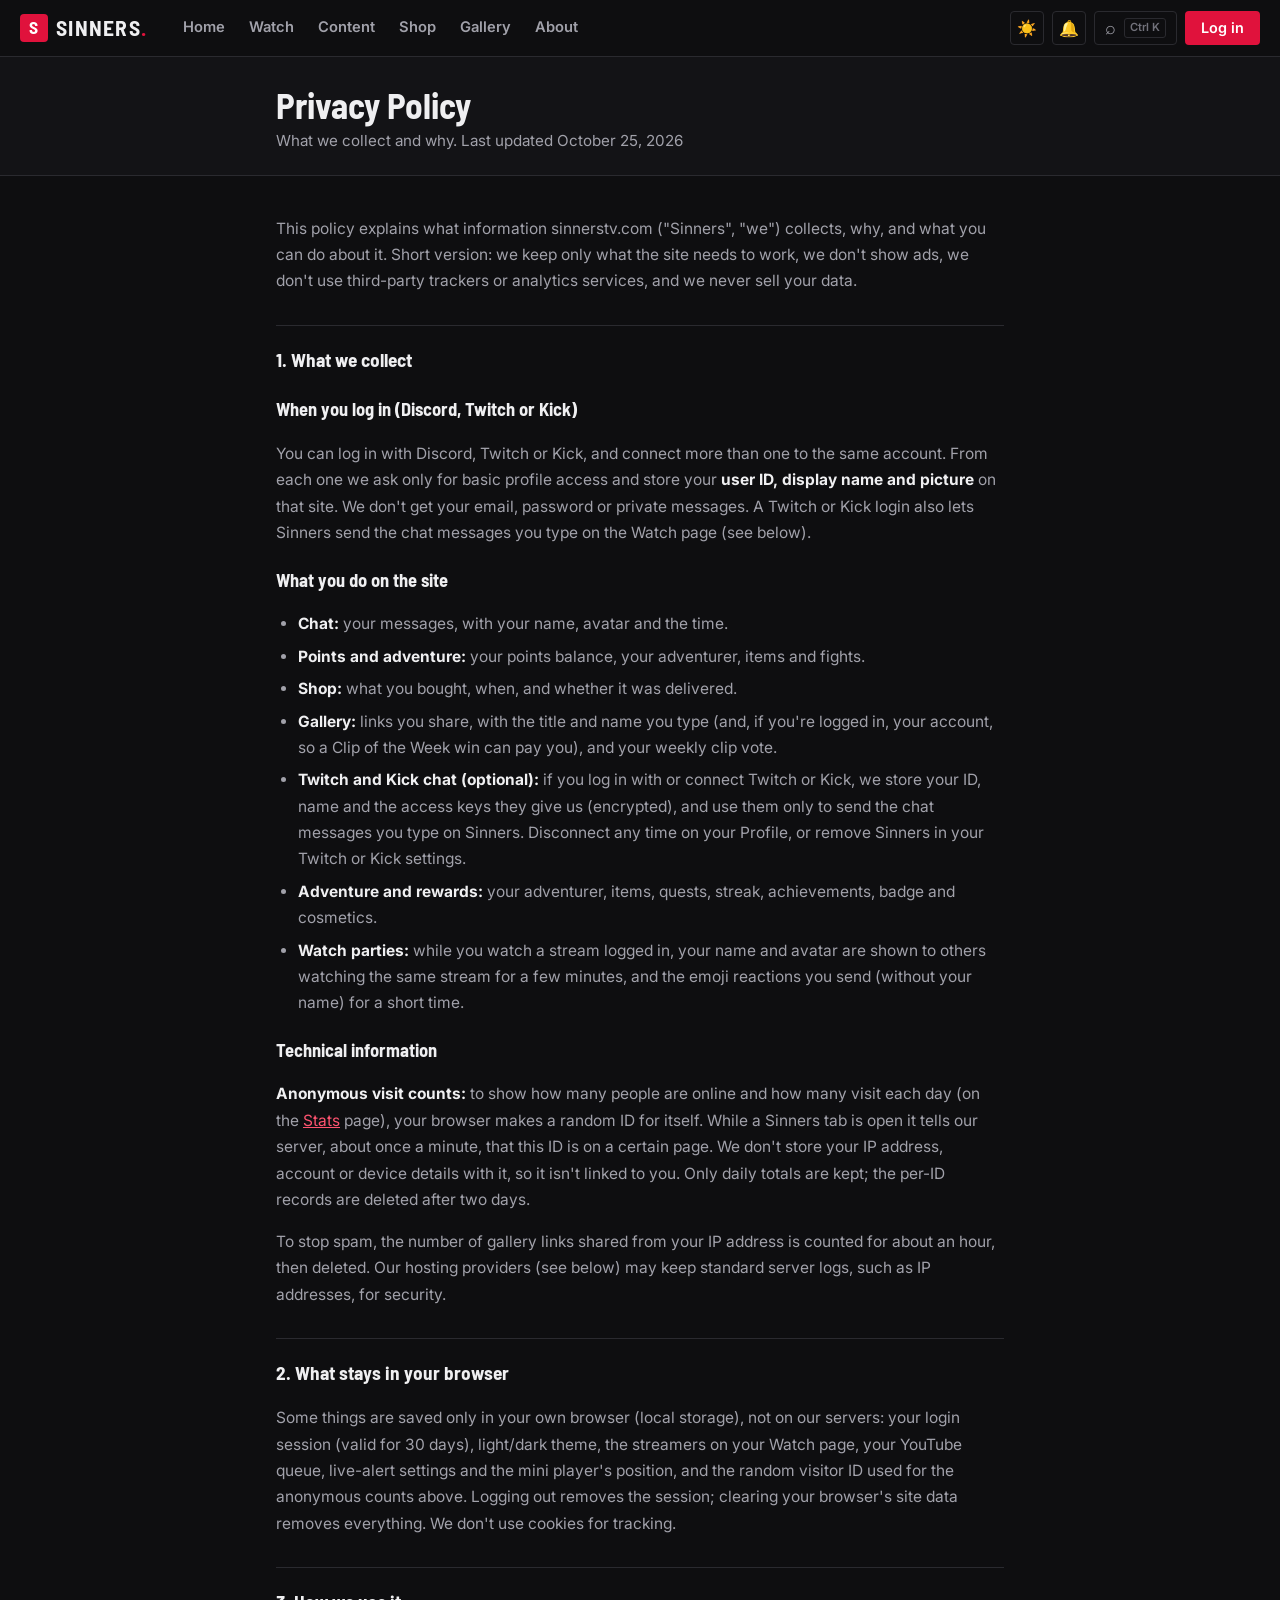
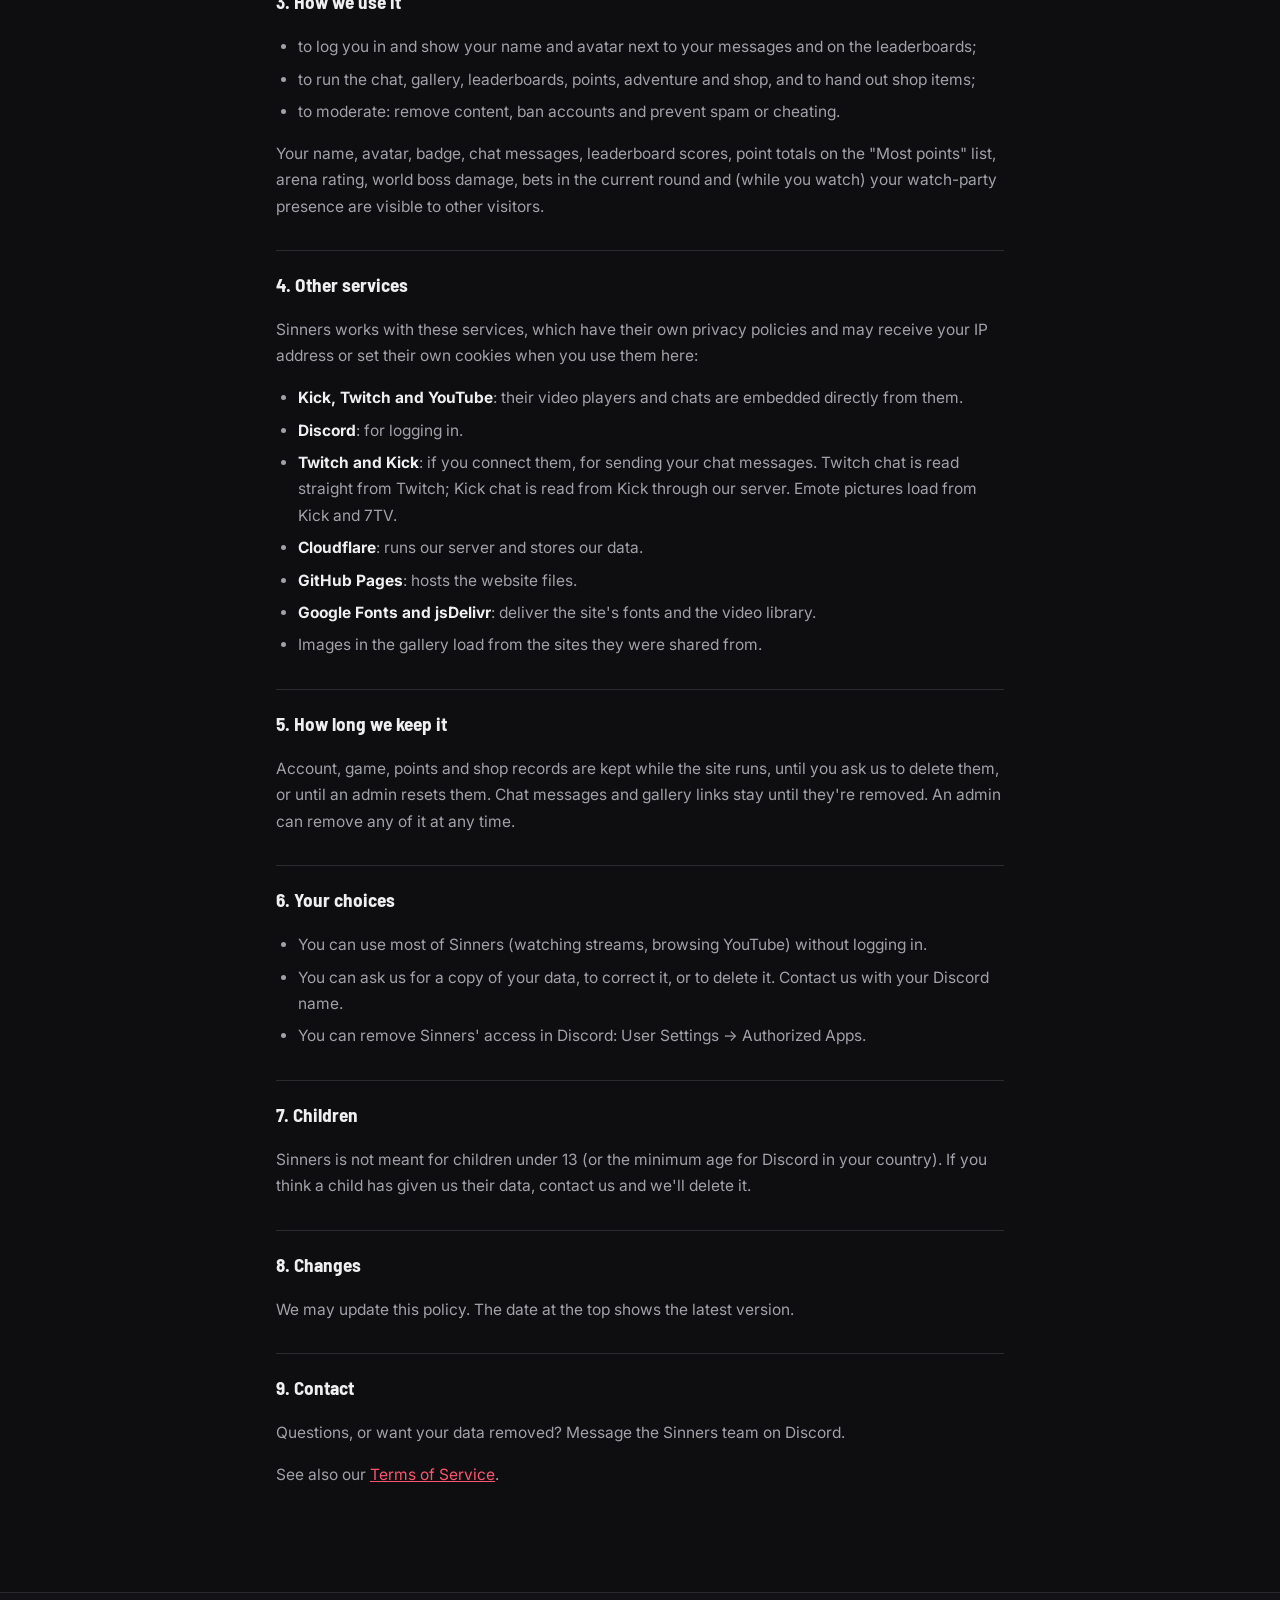
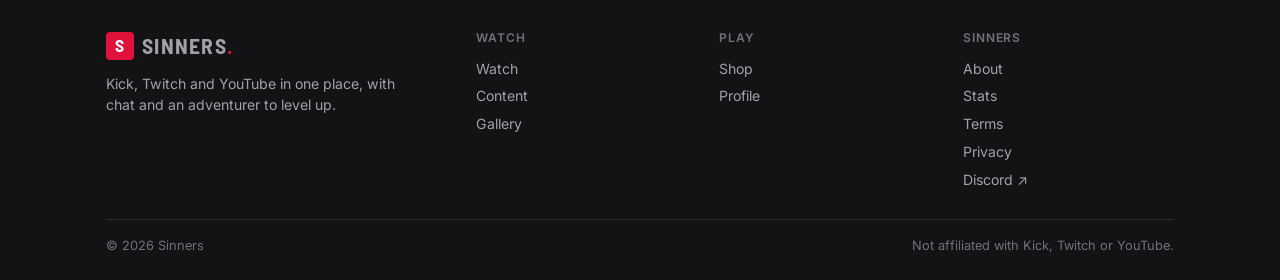
<file: privacy.html>
<!doctype html>
<html lang="en">
<head>
  <meta charset="utf-8">
  <meta name="viewport" content="width=device-width, initial-scale=1">
  <title>Privacy Policy — Sinners</title>
  <meta name="description" content="What information Sinners collects, why, and what you can do about it.">
  <link rel="preconnect" href="https://fonts.googleapis.com">
  <link rel="preconnect" href="https://fonts.gstatic.com" crossorigin>
  <link href="https://fonts.googleapis.com/css2?family=Barlow+Semi+Condensed:wght@500;600;700&family=Inter:wght@400;500;600;700&display=swap" rel="stylesheet">
  <link rel="icon" href="favicon.svg" type="image/svg+xml">
  <link rel="icon" href="favicon-32.png" type="image/png" sizes="32x32">
  <link rel="apple-touch-icon" href="apple-touch-icon.png">
  <meta name="theme-color" content="#0c0a0d">
  <link rel="canonical" href="https://sinnerstv.com/privacy">
  <link rel="manifest" href="/manifest.webmanifest">
  <meta property="og:type" content="website">
  <meta property="og:site_name" content="Sinners">
  <meta property="og:title" content="Privacy Policy — Sinners">
  <meta property="og:description" content="What information Sinners collects, why, and what you can do about it.">
  <meta property="og:url" content="https://sinnerstv.com/privacy">
  <meta property="og:image" content="https://sinnerstv.com/og-image.png">
  <meta property="og:image:width" content="1200">
  <meta property="og:image:height" content="630">
  <meta name="twitter:card" content="summary_large_image">
  <meta name="twitter:image" content="https://sinnerstv.com/og-image.png">
  <link rel="stylesheet" href="styles.css?v=202611182110">
  <link rel="stylesheet" href="design.css?v=202611182110">
  <script src="theme.js?v=202611182110"></script>
</head>
<body>
  <a class="skip-link" href="#main">Skip to content</a>
  <header class="site-header">
    <div class="container nav">
      <a href="/" class="logo"><span class="logo-mark" aria-hidden="true">S</span><span>SINNERS<span class="logo-dot">.</span></span></a>
      <nav>
        <ul id="nav-links">
          <li><a href="/">Home</a></li>
          <li><a href="/watch">Watch</a></li>
          <li><a href="/content">Content</a></li>
          <li><a href="/shop">Shop</a></li>
          <li><a href="/gallery">Gallery</a></li>
          <li><a href="/about">About</a></li>
        </ul>
      </nav>
      <div class="nav-actions" id="nav-actions"></div>
      <button class="menu-toggle" id="menu-toggle" aria-label="Open menu" aria-expanded="false">☰</button>
    </div>
  </header>

  <main id="main">
    <section class="page-hero">
      <div class="container reveal">
        <h1>Privacy <span class="gradient-text">Policy</span></h1>
        <p>What we collect and why. Last updated October 25, 2026</p>
      </div>
    </section>

    <section class="section" style="padding-top:24px">
      <div class="container legal">
        <p>This policy explains what information sinnerstv.com ("Sinners", "we") collects, why, and what you can do about it. Short version: we keep only what the site needs to work, we don't show ads, we don't use third-party trackers or analytics services, and we never sell your data.</p>

        <h2>1. What we collect</h2>
        <h3>When you log in (Discord, Twitch or Kick)</h3>
        <p>You can log in with Discord, Twitch or Kick, and connect more than one to the same account. From each one we ask only for basic profile access and store your <strong>user ID, display name and picture</strong> on that site. We don't get your email, password or private messages. A Twitch or Kick login also lets Sinners send the chat messages you type on the Watch page (see below).</p>
        <h3>What you do on the site</h3>
        <ul>
          <li><strong>Chat:</strong> your messages, with your name, avatar and the time.</li>
          <li><strong>Points and adventure:</strong> your points balance, your adventurer, items and fights.</li>
          <li><strong>Shop:</strong> what you bought, when, and whether it was delivered.</li>
          <li><strong>Gallery:</strong> links you share, with the title and name you type (and, if you're logged in, your account, so a Clip of the Week win can pay you), and your weekly clip vote.</li>
          <li><strong>Twitch and Kick chat (optional):</strong> if you log in with or connect Twitch or Kick, we store your ID, name and the access keys they give us (encrypted), and use them only to send the chat messages you type on Sinners. Disconnect any time on your Profile, or remove Sinners in your Twitch or Kick settings.</li>
          <li><strong>Adventure and rewards:</strong> your adventurer, items, quests, streak, achievements, badge and cosmetics.</li>
          <li><strong>Watch parties:</strong> while you watch a stream logged in, your name and avatar are shown to others watching the same stream for a few minutes, and the emoji reactions you send (without your name) for a short time.</li>
        </ul>
        <h3>Technical information</h3>
        <p><strong>Anonymous visit counts:</strong> to show how many people are online and how many visit each day (on the <a href="/stats">Stats</a> page), your browser makes a random ID for itself. While a Sinners tab is open it tells our server, about once a minute, that this ID is on a certain page. We don't store your IP address, account or device details with it, so it isn't linked to you. Only daily totals are kept; the per-ID records are deleted after two days.</p>
        <p>To stop spam, the number of gallery links shared from your IP address is counted for about an hour, then deleted. Our hosting providers (see below) may keep standard server logs, such as IP addresses, for security.</p>

        <h2>2. What stays in your browser</h2>
        <p>Some things are saved only in your own browser (local storage), not on our servers: your login session (valid for 30 days), light/dark theme, the streamers on your Watch page, your YouTube queue, live-alert settings and the mini player's position, and the random visitor ID used for the anonymous counts above. Logging out removes the session; clearing your browser's site data removes everything. We don't use cookies for tracking.</p>

        <h2>3. How we use it</h2>
        <ul>
          <li>to log you in and show your name and avatar next to your messages and on the leaderboards;</li>
          <li>to run the chat, gallery, leaderboards, points, adventure and shop, and to hand out shop items;</li>
          <li>to moderate: remove content, ban accounts and prevent spam or cheating.</li>
        </ul>
        <p>Your name, avatar, badge, chat messages, leaderboard scores, point totals on the "Most points" list, arena rating, world boss damage, bets in the current round and (while you watch) your watch-party presence are visible to other visitors.</p>

        <h2>4. Other services</h2>
        <p>Sinners works with these services, which have their own privacy policies and may receive your IP address or set their own cookies when you use them here:</p>
        <ul>
          <li><strong>Kick, Twitch and YouTube</strong>: their video players and chats are embedded directly from them.</li>
          <li><strong>Discord</strong>: for logging in.</li>
          <li><strong>Twitch and Kick</strong>: if you connect them, for sending your chat messages. Twitch chat is read straight from Twitch; Kick chat is read from Kick through our server. Emote pictures load from Kick and 7TV.</li>
          <li><strong>Cloudflare</strong>: runs our server and stores our data.</li>
          <li><strong>GitHub Pages</strong>: hosts the website files.</li>
          <li><strong>Google Fonts and jsDelivr</strong>: deliver the site's fonts and the video library.</li>
          <li>Images in the gallery load from the sites they were shared from.</li>
        </ul>

        <h2>5. How long we keep it</h2>
        <p>Account, game, points and shop records are kept while the site runs, until you ask us to delete them, or until an admin resets them. Chat messages and gallery links stay until they're removed. An admin can remove any of it at any time.</p>

        <h2>6. Your choices</h2>
        <ul>
          <li>You can use most of Sinners (watching streams, browsing YouTube) without logging in.</li>
          <li>You can ask us for a copy of your data, to correct it, or to delete it. Contact us with your Discord name.</li>
          <li>You can remove Sinners' access in Discord: User Settings → Authorized Apps.</li>
        </ul>

        <h2>7. Children</h2>
        <p>Sinners is not meant for children under 13 (or the minimum age for Discord in your country). If you think a child has given us their data, contact us and we'll delete it.</p>

        <h2>8. Changes</h2>
        <p>We may update this policy. The date at the top shows the latest version.</p>

        <h2>9. Contact</h2>
        <p>Questions, or want your data removed? Message the Sinners team on Discord.</p>
        <p>See also our <a href="/terms">Terms of Service</a>.</p>
      </div>
    </section>
  </main>

  <footer class="site-footer">
    <div class="container">
      <div class="footer-grid">
        <div class="footer-brand">
          <a href="/" class="logo"><span class="logo-mark" aria-hidden="true">S</span><span>SINNERS<span class="logo-dot">.</span></span></a>
          <p>Kick, Twitch and YouTube in one place, with chat and an adventurer to level up.</p>
        </div>
        <div class="footer-col">
          <h4>Watch</h4>
          <ul><li><a href="/watch">Watch</a></li><li><a href="/content">Content</a></li><li><a href="/gallery">Gallery</a></li></ul>
        </div>
        <div class="footer-col">
          <h4>Play</h4>
          <ul><li><a href="/shop">Shop</a></li><li><a href="/profile">Profile</a></li></ul>
        </div>
        <div class="footer-col">
          <h4>Sinners</h4>
          <ul><li><a href="/about">About</a></li><li><a href="/stats">Stats</a></li><li><a href="/terms">Terms</a></li><li><a href="/privacy">Privacy</a></li><li><a href="https://discord.gg/lexor2k" target="_blank" rel="noopener">Discord ↗</a></li></ul>
        </div>
      </div>
      <div class="footer-bottom">
        <p>&copy; <span id="year"></span> Sinners</p>
        <p>Not affiliated with Kick, Twitch or YouTube.</p>
      </div>
    </div>
  </footer>

  <script src="script.js?v=202611182110"></script>
  <script src="gear-art.js?v=202611182110"></script>
  <script src="icons.js?v=202611182110"></script>
  <script src="config.js?v=202611182110"></script>
  <script src="presence.js?v=202611182110"></script>
  <script src="auth.js?v=202611182110"></script>
  <script src="streak.js?v=202611182110"></script>
  <script src="alerts.js?v=202611182110"></script>
  <script src="chat.js?v=202611182110"></script>
  <script src="twitch-chat.js?v=202611182110"></script>
  <script src="kick-chat.js?v=202611182110"></script>
  <script src="mini.js?v=202611182110"></script>
  <script src="nav.js?v=202611182110"></script>
  <script src="palette.js?v=202611182110"></script>
  <script src="notify.js?v=202611182110"></script>
</body>
</html>
</file>
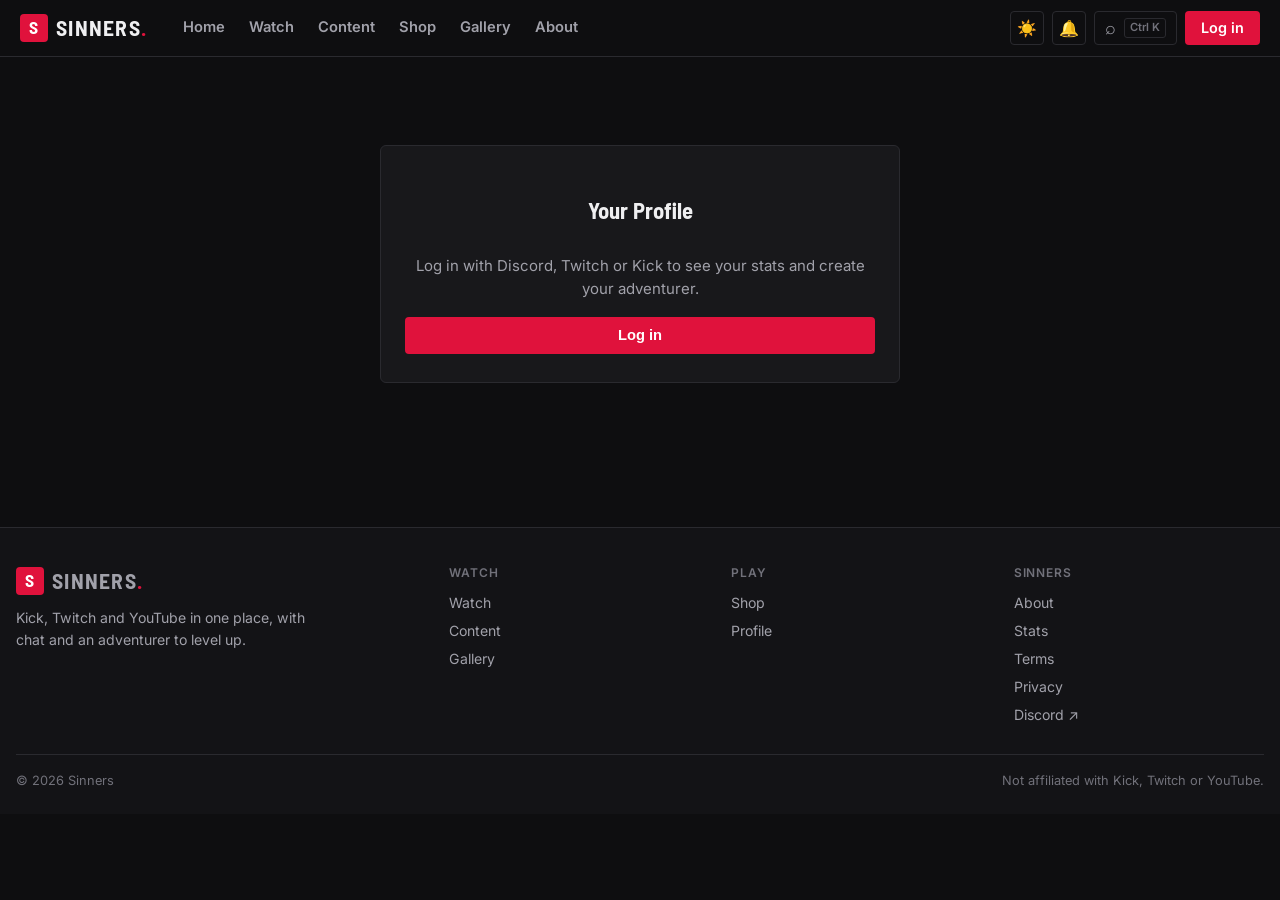
<file: profile.html>
<!doctype html>
<html lang="en">
<head>
  <meta charset="utf-8">
  <meta name="viewport" content="width=device-width, initial-scale=1">
  <meta name="robots" content="noindex">
  <title>Profile — Sinners</title>
  <meta name="description" content="Your Sinners profile, inventory and adventurer.">
  <link rel="preconnect" href="https://fonts.googleapis.com">
  <link rel="preconnect" href="https://fonts.gstatic.com" crossorigin>
  <link href="https://fonts.googleapis.com/css2?family=Barlow+Semi+Condensed:wght@500;600;700&family=Inter:wght@400;500;600;700&display=swap" rel="stylesheet">
  <link rel="icon" href="favicon.svg" type="image/svg+xml">
  <link rel="icon" href="favicon-32.png" type="image/png" sizes="32x32">
  <link rel="apple-touch-icon" href="apple-touch-icon.png">
  <meta name="theme-color" content="#0c0a0d">
  <link rel="canonical" href="https://sinnerstv.com/profile">
  <link rel="manifest" href="/manifest.webmanifest">
  <meta property="og:type" content="website">
  <meta property="og:site_name" content="Sinners">
  <meta property="og:title" content="Profile — Sinners">
  <meta property="og:description" content="Your Sinners profile, inventory and adventurer.">
  <meta property="og:url" content="https://sinnerstv.com/profile">
  <meta property="og:image" content="https://sinnerstv.com/og-image.png">
  <meta property="og:image:width" content="1200">
  <meta property="og:image:height" content="630">
  <meta name="twitter:card" content="summary_large_image">
  <meta name="twitter:image" content="https://sinnerstv.com/og-image.png">
  <link rel="stylesheet" href="styles.css?v=202611182110">
  <link rel="stylesheet" href="design.css?v=202611182110">
  <script src="theme.js?v=202611182110"></script>
</head>
<body>
  <a class="skip-link" href="#main">Skip to content</a>
  <header class="site-header">
    <div class="container nav">
      <a href="/" class="logo"><span class="logo-mark" aria-hidden="true">S</span><span>SINNERS<span class="logo-dot">.</span></span></a>
      <nav>
        <ul id="nav-links">
          <li><a href="/">Home</a></li>
          <li><a href="/watch">Watch</a></li>
          <li><a href="/content">Content</a></li>
          <li><a href="/shop">Shop</a></li>
          <li><a href="/gallery">Gallery</a></li>
          <li><a href="/about">About</a></li>
        </ul>
      </nav>
      <div class="nav-actions" id="nav-actions"></div>
      <button class="menu-toggle" id="menu-toggle" aria-label="Open menu" aria-expanded="false">☰</button>
    </div>
  </header>

  <main id="main">
    <section class="section profile-page" style="padding-top:32px">
      <div class="container wide">
        <div id="profile-login" class="profile-login" hidden>
          <div class="hero-mini" aria-hidden="true">⚔️</div>
          <h1>Your <span class="gradient-text">Profile</span></h1>
          <p>Log in with Discord, Twitch or Kick to see your stats and create your adventurer.</p>
          <button class="button discord-btn" id="profile-login-btn" type="button">Log in</button>
        </div>

        <div id="profile" hidden>
          <div class="profile-head side-box" id="profile-head"></div>

          <div class="side-box links-panel" id="links">
            <div class="side-head">
              <h3>Linked accounts</h3>
              <span class="hint">Log in with any connected account; they all open this same profile</span>
            </div>
            <div class="links-list" id="links-list"></div>
          </div>
          <div class="profile-stats" id="profile-stats"></div>

          <div class="side-box daily-panel" id="daily">
            <div class="side-head">
              <h3>Daily</h3>
              <span class="hint" id="daily-reset"></span>
            </div>
            <div class="daily-grid">
              <div class="streak-box" id="streak-box"></div>
              <div class="quest-box">
                <ul class="quest-list" id="quest-list"></ul>
                <div class="quest-bonus" id="quest-bonus"></div>
              </div>
            </div>
          </div>

          <div class="side-box boss-panel" id="boss">
            <div class="side-head">
              <h3>World boss</h3>
              <span class="hint" id="boss-ends"></span>
            </div>
            <div class="boss-grid">
              <div class="boss-main" id="boss-main"></div>
              <ol class="boss-top" id="boss-top"></ol>
            </div>
          </div>

          <div class="side-box map-panel world-panel">
            <div class="side-head">
              <h3>World map</h3>
              <span class="hint">Ten dungeons, from level 1 to 40. Pick one, then fight floor by floor down to its boss.</span>
            </div>
            <div class="world-map" id="world-map"></div>
          </div>

          <div class="adventure">
            <div class="side-box hero-panel">
              <div class="hero-top">
                <div>
                  <h2 id="hero-name">Adventurer</h2>
                  <span class="hero-level" id="hero-level"></span>
                  <span class="hero-class" id="hero-class" hidden></span>
                </div>
                <div class="hero-top-actions">
                  <button class="link-btn" id="hero-share" type="button" title="Make a picture of your adventurer to share">📤 Share</button>
                  <button class="link-btn" id="hero-reroll" type="button" title="Pick a new random look">🎲 New look</button>
                </div>
              </div>
              <div class="xp-bar"><span id="xp-fill"></span></div>
              <p class="hint" id="xp-text"></p>
              <div class="hero-stage">
                <div class="gear-col" id="gear-left"></div>
                <div class="hero-figure" id="hero-figure"></div>
                <div class="gear-col" id="gear-right"></div>
              </div>
              <div class="hero-stats" id="hero-stats"></div>
              <div class="hero-power" id="hero-power"></div>
              <div class="hero-buffs" id="hero-buffs"></div>
            </div>

            <div class="side-box trip-panel">
              <div class="trip" id="trip" role="status"></div>
            </div>
          </div>

          <div class="adv-result" id="adv-result" role="status" hidden></div>

          <div class="adv-row">
            <div class="side-box skills-panel" id="skills">
              <div class="side-head">
                <h3>Class &amp; skills</h3>
                <span class="hint" id="skill-points"></span>
              </div>
              <div id="skills-body"></div>
            </div>
            <div class="side-box forge-panel" id="forge">
              <div class="side-head">
                <h3>Forge</h3>
                <span class="hint">Materials drop on won dungeon floors</span>
              </div>
              <div class="mats" id="mats"></div>
              <div id="forge-body"></div>
            </div>
          </div>

          <div class="extras-row">
            <div class="side-box ach-panel" id="achievements">
              <div class="side-head">
                <h3>Achievements <span class="count" id="ach-count"></span></h3>
                <span class="hint">Click one you've earned to show it as your badge</span>
              </div>
              <div class="ach-grid" id="ach-grid"></div>
            </div>
            <div class="extras-side">
              <div class="side-box wardrobe-panel" id="wardrobe">
                <div class="side-head">
                  <h3>Wardrobe</h3>
                  <a class="link-btn" href="/shop#cosmetics">Get more</a>
                </div>
                <div id="wardrobe-list"></div>
              </div>
            </div>
          </div>

          <div class="side-box arena-panel" id="arena">
            <div class="side-head">
              <h3>Arena</h3>
              <span class="hint">Duel other players' adventurers. They don't need to be online.</span>
            </div>
            <div class="season-bar" id="season-bar"></div>
            <div class="arena-grid">
              <div class="arena-me" id="arena-me"></div>
              <ol class="arena-top" id="arena-top"></ol>
            </div>
          </div>

          <div class="bag-row">
            <div class="side-box bag-panel">
              <div class="side-head">
                <h3>Bag <span class="count" id="bag-count"></span></h3>
                <a class="link-btn" href="/shop">🛒 Shop</a>
              </div>
              <div class="bag" id="bag"></div>
            </div>
            <div class="side-box item-panel" id="item-panel">
              <p class="hint">Click an item in your bag or a gear slot to see it.</p>
            </div>
          </div>
        </div>
      </div>
    </section>

    <div class="fight" id="fight" hidden>
      <div class="fight-box battle" role="dialog" aria-modal="true" aria-labelledby="fight-title">
        <h2 id="fight-title">Fight!</h2>
        <div class="battle-stage" id="battle-stage">
          <div class="fighter" id="fighter-a"></div>
          <div class="fighter" id="fighter-b"></div>
          <div class="battle-banner" id="battle-banner" aria-hidden="true"></div>
        </div>
        <p class="fight-line" id="fight-line" role="status"></p>
        <div class="fight-result" id="fight-result"></div>
        <div class="fight-actions">
          <button class="button ghost" id="fight-skip" type="button">Skip ⏭</button>
          <div class="fight-next" id="fight-next"></div>
          <button class="button" id="fight-close" type="button" hidden>Continue</button>
        </div>
      </div>
    </div>
  </main>

  <footer class="site-footer">
    <div class="container">
      <div class="footer-grid">
        <div class="footer-brand">
          <a href="/" class="logo"><span class="logo-mark" aria-hidden="true">S</span><span>SINNERS<span class="logo-dot">.</span></span></a>
          <p>Kick, Twitch and YouTube in one place, with chat and an adventurer to level up.</p>
        </div>
        <div class="footer-col">
          <h4>Watch</h4>
          <ul><li><a href="/watch">Watch</a></li><li><a href="/content">Content</a></li><li><a href="/gallery">Gallery</a></li></ul>
        </div>
        <div class="footer-col">
          <h4>Play</h4>
          <ul><li><a href="/shop">Shop</a></li><li><a href="/profile">Profile</a></li></ul>
        </div>
        <div class="footer-col">
          <h4>Sinners</h4>
          <ul><li><a href="/about">About</a></li><li><a href="/stats">Stats</a></li><li><a href="/terms">Terms</a></li><li><a href="/privacy">Privacy</a></li><li><a href="https://discord.gg/lexor2k" target="_blank" rel="noopener">Discord ↗</a></li></ul>
        </div>
      </div>
      <div class="footer-bottom">
        <p>&copy; <span id="year"></span> Sinners</p>
        <p>Not affiliated with Kick, Twitch or YouTube.</p>
      </div>
    </div>
  </footer>

  <script src="script.js?v=202611182110"></script>
  <script src="gear-art.js?v=202611182110"></script>
  <script src="icons.js?v=202611182110"></script>
  <script src="config.js?v=202611182110"></script>
  <script src="presence.js?v=202611182110"></script>
  <script src="auth.js?v=202611182110"></script>
  <script src="streak.js?v=202611182110"></script>
  <script src="alerts.js?v=202611182110"></script>
  <script src="chat.js?v=202611182110"></script>
  <script src="twitch-chat.js?v=202611182110"></script>
  <script src="kick-chat.js?v=202611182110"></script>
  <script src="mini.js?v=202611182110"></script>
  <script src="nav.js?v=202611182110"></script>
  <script src="palette.js?v=202611182110"></script>
  <script src="notify.js?v=202611182110"></script>
</body>
</html>
</file>
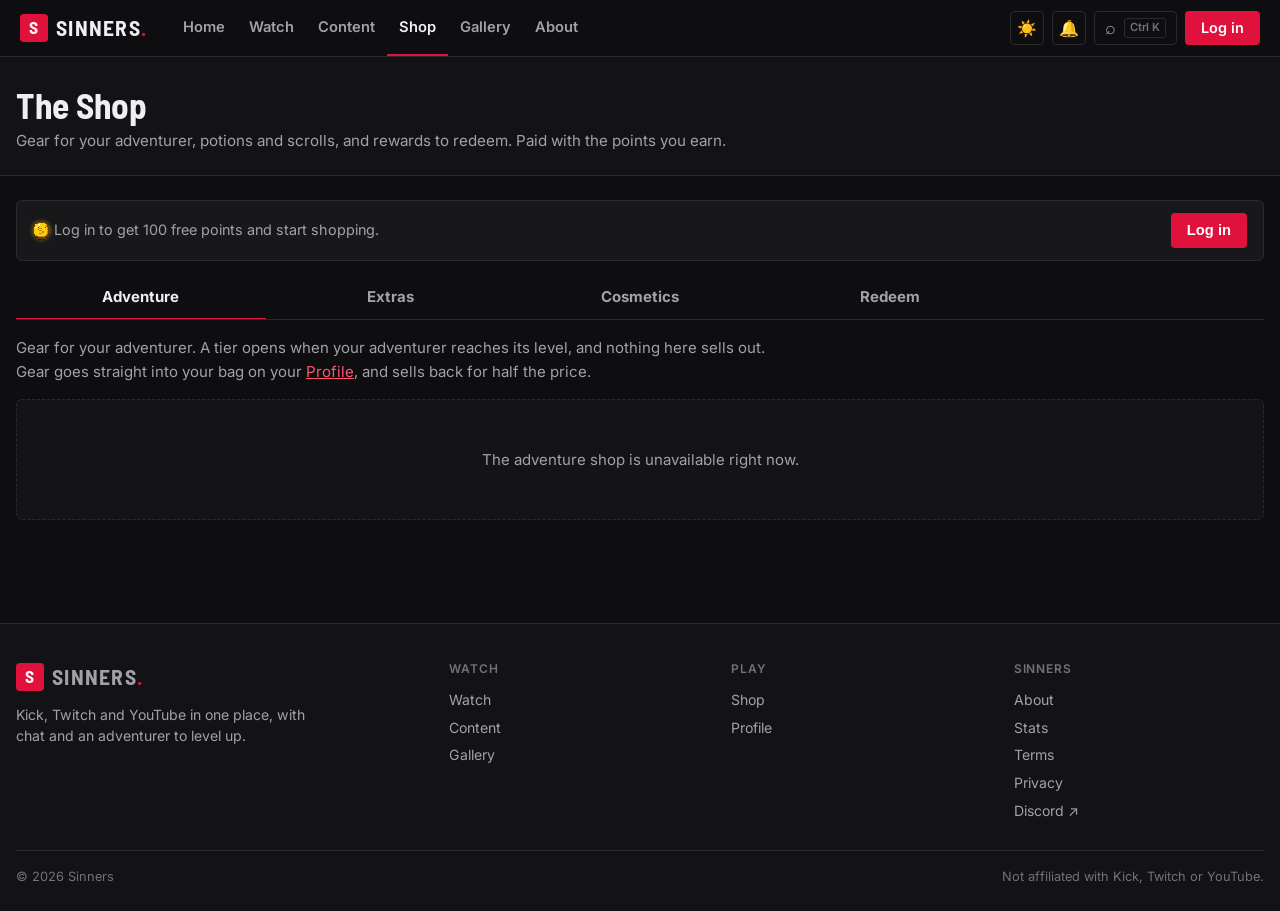
<file: shop.html>
<!doctype html>
<html lang="en">
<head>
  <meta charset="utf-8">
  <meta name="viewport" content="width=device-width, initial-scale=1">
  <title>Shop — Sinners</title>
  <meta name="description" content="Spend your points: gear for your adventurer, potions and scrolls, and rewards to redeem.">
  <link rel="preconnect" href="https://fonts.googleapis.com">
  <link rel="preconnect" href="https://fonts.gstatic.com" crossorigin>
  <link href="https://fonts.googleapis.com/css2?family=Barlow+Semi+Condensed:wght@500;600;700&family=Inter:wght@400;500;600;700&display=swap" rel="stylesheet">
  <link rel="icon" href="favicon.svg" type="image/svg+xml">
  <link rel="icon" href="favicon-32.png" type="image/png" sizes="32x32">
  <link rel="apple-touch-icon" href="apple-touch-icon.png">
  <meta name="theme-color" content="#0c0a0d">
  <link rel="canonical" href="https://sinnerstv.com/shop">
  <link rel="manifest" href="/manifest.webmanifest">
  <meta property="og:type" content="website">
  <meta property="og:site_name" content="Sinners">
  <meta property="og:title" content="Shop — Sinners">
  <meta property="og:description" content="Spend your points: gear for your adventurer, potions and scrolls, and rewards to redeem.">
  <meta property="og:url" content="https://sinnerstv.com/shop">
  <meta property="og:image" content="https://sinnerstv.com/og-image.png">
  <meta property="og:image:width" content="1200">
  <meta property="og:image:height" content="630">
  <meta name="twitter:card" content="summary_large_image">
  <meta name="twitter:image" content="https://sinnerstv.com/og-image.png">
  <link rel="stylesheet" href="styles.css?v=202611182110">
  <link rel="stylesheet" href="design.css?v=202611182110">
  <script src="theme.js?v=202611182110"></script>
</head>
<body>
  <a class="skip-link" href="#main">Skip to content</a>
  <header class="site-header">
    <div class="container nav">
      <a href="/" class="logo"><span class="logo-mark" aria-hidden="true">S</span><span>SINNERS<span class="logo-dot">.</span></span></a>
      <nav>
        <ul id="nav-links">
          <li><a href="/">Home</a></li>
          <li><a href="/watch">Watch</a></li>
          <li><a href="/content">Content</a></li>
          <li><a href="/shop" aria-current="page">Shop</a></li>
          <li><a href="/gallery">Gallery</a></li>
          <li><a href="/about">About</a></li>
        </ul>
      </nav>
      <div class="nav-actions" id="nav-actions"></div>
      <button class="menu-toggle" id="menu-toggle" aria-label="Open menu" aria-expanded="false">☰</button>
    </div>
  </header>

  <main id="main">
    <section class="page-hero">
      <div class="container reveal">
        <h1>The <span class="gradient-text">Shop</span></h1>
        <p>Gear for your adventurer, potions and scrolls, and rewards to redeem. Paid with the points you earn.</p>
      </div>
    </section>

    <section class="section" style="padding-top:24px">
      <div class="container wide">
        <div class="points-bar" id="shop-bar"></div>
        <div class="game-picker shop-tabs" role="tablist" id="shop-tabs">
          <button class="game-tab" type="button" role="tab" data-tab="adventure">Adventure</button>
          <button class="game-tab" type="button" role="tab" data-tab="extras">Extras</button>
          <button class="game-tab" type="button" role="tab" data-tab="cosmetics">Cosmetics</button>
          <button class="game-tab" type="button" role="tab" data-tab="redeem">Redeem</button>
        </div>

        <div class="shop-panel" id="tab-adventure" hidden>
          <p class="shop-intro">Gear for your adventurer. A tier opens when your adventurer reaches its level, and nothing here sells out. Gear goes straight into your bag on your <a href="/profile">Profile</a>, and sells back for half the price.</p>
          <div id="gear-tiers"></div>
        </div>

        <div class="shop-panel" id="tab-extras" hidden>
          <p class="shop-intro">Potions and scrolls give a boost for the next 3 fights or adventures. You can hold up to 9 uses of each. Prices go up as your adventurer levels up.</p>
          <div class="extras-grid" id="extras"></div>
        </div>

        <div class="shop-panel" id="tab-cosmetics" hidden>
          <p class="shop-intro">Looks only: hats and capes on your adventurer, a pet at their side, and a colored name in chat. Buy once, then wear or swap them in your <a href="/profile#wardrobe">Wardrobe</a>.</p>
          <div class="cosmetic-grid" id="cosmetics"></div>
        </div>

        <div class="shop-panel" id="tab-redeem" hidden>
          <p class="shop-intro">Special rewards from the Sinners team. After you buy one, the team hands it out to you.</p>
          <div class="shop-grid" id="shop-grid"></div>
          <div class="side-box shop-mine" id="shop-mine" hidden>
            <h3>Your purchases</h3>
            <ul id="shop-mine-list"></ul>
          </div>
        </div>
      </div>
    </section>
  </main>

  <footer class="site-footer">
    <div class="container">
      <div class="footer-grid">
        <div class="footer-brand">
          <a href="/" class="logo"><span class="logo-mark" aria-hidden="true">S</span><span>SINNERS<span class="logo-dot">.</span></span></a>
          <p>Kick, Twitch and YouTube in one place, with chat and an adventurer to level up.</p>
        </div>
        <div class="footer-col">
          <h4>Watch</h4>
          <ul><li><a href="/watch">Watch</a></li><li><a href="/content">Content</a></li><li><a href="/gallery">Gallery</a></li></ul>
        </div>
        <div class="footer-col">
          <h4>Play</h4>
          <ul><li><a href="/shop">Shop</a></li><li><a href="/profile">Profile</a></li></ul>
        </div>
        <div class="footer-col">
          <h4>Sinners</h4>
          <ul><li><a href="/about">About</a></li><li><a href="/stats">Stats</a></li><li><a href="/terms">Terms</a></li><li><a href="/privacy">Privacy</a></li><li><a href="https://discord.gg/lexor2k" target="_blank" rel="noopener">Discord ↗</a></li></ul>
        </div>
      </div>
      <div class="footer-bottom">
        <p>&copy; <span id="year"></span> Sinners</p>
        <p>Not affiliated with Kick, Twitch or YouTube.</p>
      </div>
    </div>
  </footer>

  <script src="script.js?v=202611182110"></script>
  <script src="gear-art.js?v=202611182110"></script>
  <script src="icons.js?v=202611182110"></script>
  <script src="config.js?v=202611182110"></script>
  <script src="presence.js?v=202611182110"></script>
  <script src="auth.js?v=202611182110"></script>
  <script src="streak.js?v=202611182110"></script>
  <script src="alerts.js?v=202611182110"></script>
  <script src="chat.js?v=202611182110"></script>
  <script src="twitch-chat.js?v=202611182110"></script>
  <script src="kick-chat.js?v=202611182110"></script>
  <script src="mini.js?v=202611182110"></script>
  <script src="nav.js?v=202611182110"></script>
  <script src="palette.js?v=202611182110"></script>
  <script src="notify.js?v=202611182110"></script>
</body>
</html>
</file>
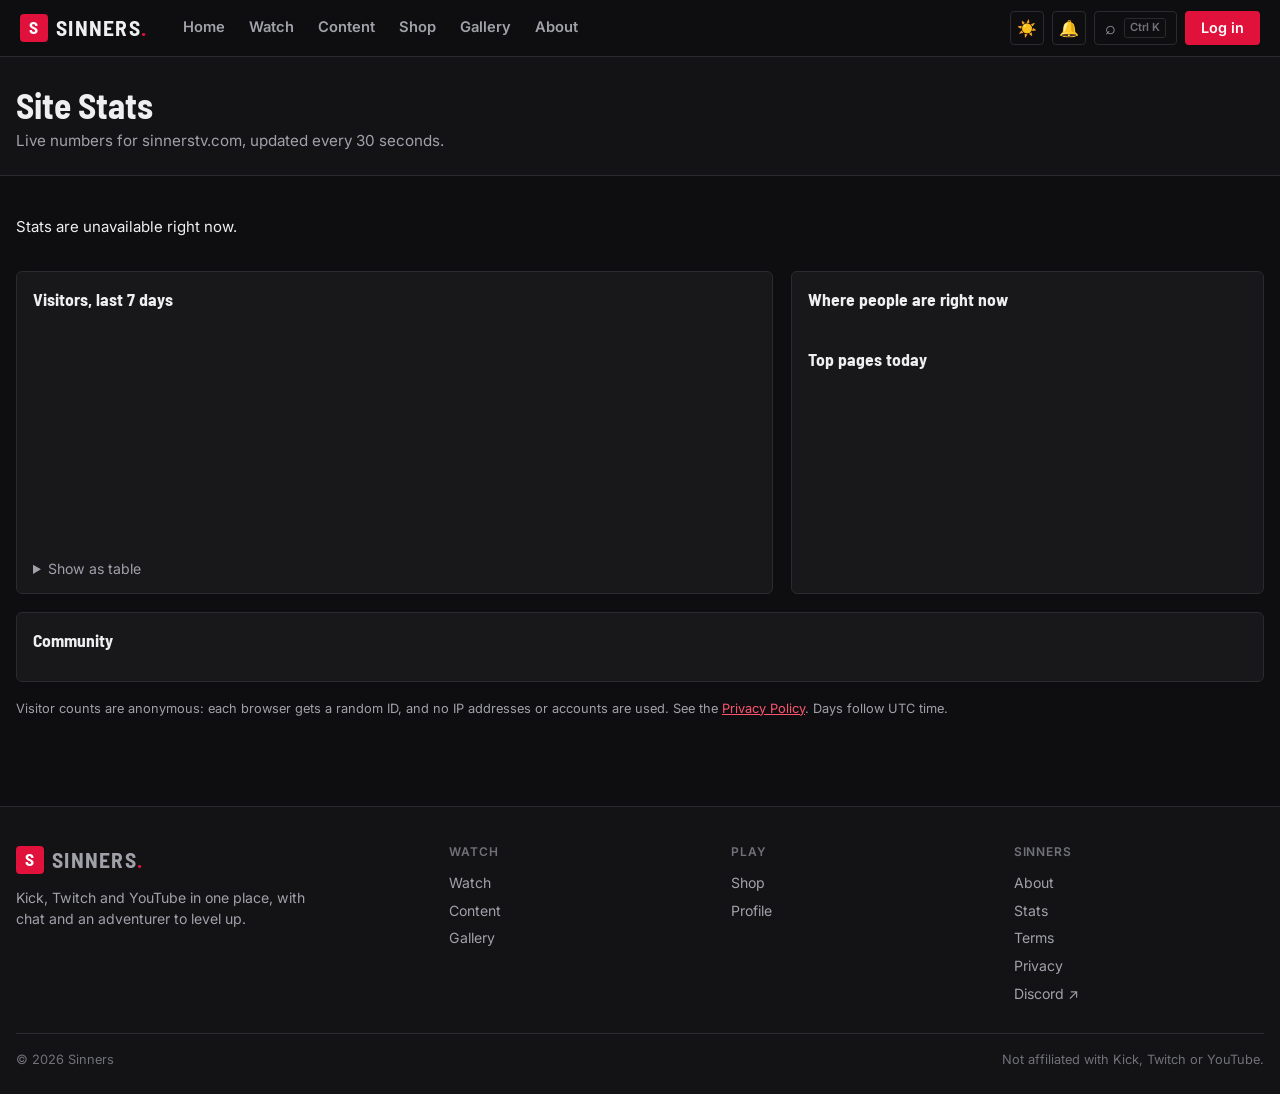
<file: stats.html>
<!doctype html>
<html lang="en">
<head>
  <meta charset="utf-8">
  <meta name="viewport" content="width=device-width, initial-scale=1">
  <title>Stats — Sinners</title>
  <meta name="description" content="Live numbers for Sinners: who is online, visitors, page views and community activity.">
  <link rel="preconnect" href="https://fonts.googleapis.com">
  <link rel="preconnect" href="https://fonts.gstatic.com" crossorigin>
  <link href="https://fonts.googleapis.com/css2?family=Barlow+Semi+Condensed:wght@500;600;700&family=Inter:wght@400;500;600;700&display=swap" rel="stylesheet">
  <link rel="icon" href="favicon.svg" type="image/svg+xml">
  <link rel="icon" href="favicon-32.png" type="image/png" sizes="32x32">
  <link rel="apple-touch-icon" href="apple-touch-icon.png">
  <meta name="theme-color" content="#0c0a0d">
  <link rel="canonical" href="https://sinnerstv.com/stats">
  <link rel="manifest" href="/manifest.webmanifest">
  <meta property="og:type" content="website">
  <meta property="og:site_name" content="Sinners">
  <meta property="og:title" content="Stats — Sinners">
  <meta property="og:description" content="Live numbers for Sinners: who is online, visitors, page views and community activity.">
  <meta property="og:url" content="https://sinnerstv.com/stats">
  <meta property="og:image" content="https://sinnerstv.com/og-image.png">
  <meta property="og:image:width" content="1200">
  <meta property="og:image:height" content="630">
  <meta name="twitter:card" content="summary_large_image">
  <meta name="twitter:image" content="https://sinnerstv.com/og-image.png">
  <link rel="stylesheet" href="styles.css?v=202611182110">
  <link rel="stylesheet" href="design.css?v=202611182110">
  <script src="theme.js?v=202611182110"></script>
</head>
<body>
  <a class="skip-link" href="#main">Skip to content</a>
  <header class="site-header">
    <div class="container nav">
      <a href="/" class="logo"><span class="logo-mark" aria-hidden="true">S</span><span>SINNERS<span class="logo-dot">.</span></span></a>
      <nav>
        <ul id="nav-links">
          <li><a href="/">Home</a></li>
          <li><a href="/watch">Watch</a></li>
          <li><a href="/content">Content</a></li>
          <li><a href="/shop">Shop</a></li>
          <li><a href="/gallery">Gallery</a></li>
          <li><a href="/about">About</a></li>
        </ul>
      </nav>
      <div class="nav-actions" id="nav-actions"></div>
      <button class="menu-toggle" id="menu-toggle" aria-label="Open menu" aria-expanded="false">☰</button>
    </div>
  </header>

  <main id="main">
    <section class="page-hero">
      <div class="container reveal">
        <h1>Site <span class="gradient-text">Stats</span></h1>
        <p>Live numbers for sinnerstv.com, updated every 30 seconds.</p>
      </div>
    </section>

    <section class="section" style="padding-top:24px">
      <div class="container wide stats-page">
        <div class="stat-tiles" id="stat-tiles"></div>

        <div class="stats-grid">
          <div class="side-box stats-card stats-chart-card">
            <h3>Visitors, last 7 days</h3>
            <div class="week-chart" id="week-chart" role="img"></div>
            <details class="stats-table">
              <summary>Show as table</summary>
              <table id="week-table"></table>
            </details>
          </div>
          <div class="side-box stats-card">
            <h3>Where people are right now</h3>
            <ul class="stat-list" id="online-pages"></ul>
            <h3>Top pages today</h3>
            <ul class="stat-list" id="top-pages"></ul>
          </div>
        </div>

        <div class="side-box stats-card">
          <h3>Community</h3>
          <div class="community-grid" id="community"></div>
        </div>

        <p class="hint stats-note">Visitor counts are anonymous: each browser gets a random ID, and no IP addresses or accounts are used. See the <a href="/privacy">Privacy Policy</a>. Days follow UTC time.</p>
      </div>
    </section>
  </main>

  <footer class="site-footer">
    <div class="container">
      <div class="footer-grid">
        <div class="footer-brand">
          <a href="/" class="logo"><span class="logo-mark" aria-hidden="true">S</span><span>SINNERS<span class="logo-dot">.</span></span></a>
          <p>Kick, Twitch and YouTube in one place, with chat and an adventurer to level up.</p>
        </div>
        <div class="footer-col">
          <h4>Watch</h4>
          <ul><li><a href="/watch">Watch</a></li><li><a href="/content">Content</a></li><li><a href="/gallery">Gallery</a></li></ul>
        </div>
        <div class="footer-col">
          <h4>Play</h4>
          <ul><li><a href="/shop">Shop</a></li><li><a href="/profile">Profile</a></li></ul>
        </div>
        <div class="footer-col">
          <h4>Sinners</h4>
          <ul><li><a href="/about">About</a></li><li><a href="/stats">Stats</a></li><li><a href="/terms">Terms</a></li><li><a href="/privacy">Privacy</a></li><li><a href="https://discord.gg/lexor2k" target="_blank" rel="noopener">Discord ↗</a></li></ul>
        </div>
      </div>
      <div class="footer-bottom">
        <p>&copy; <span id="year"></span> Sinners</p>
        <p>Not affiliated with Kick, Twitch or YouTube.</p>
      </div>
    </div>
  </footer>

  <script src="script.js?v=202611182110"></script>
  <script src="gear-art.js?v=202611182110"></script>
  <script src="icons.js?v=202611182110"></script>
  <script src="config.js?v=202611182110"></script>
  <script src="presence.js?v=202611182110"></script>
  <script src="auth.js?v=202611182110"></script>
  <script src="streak.js?v=202611182110"></script>
  <script src="alerts.js?v=202611182110"></script>
  <script src="chat.js?v=202611182110"></script>
  <script src="twitch-chat.js?v=202611182110"></script>
  <script src="kick-chat.js?v=202611182110"></script>
  <script src="mini.js?v=202611182110"></script>
  <script src="nav.js?v=202611182110"></script>
  <script src="palette.js?v=202611182110"></script>
  <script src="notify.js?v=202611182110"></script>
</body>
</html>
</file>
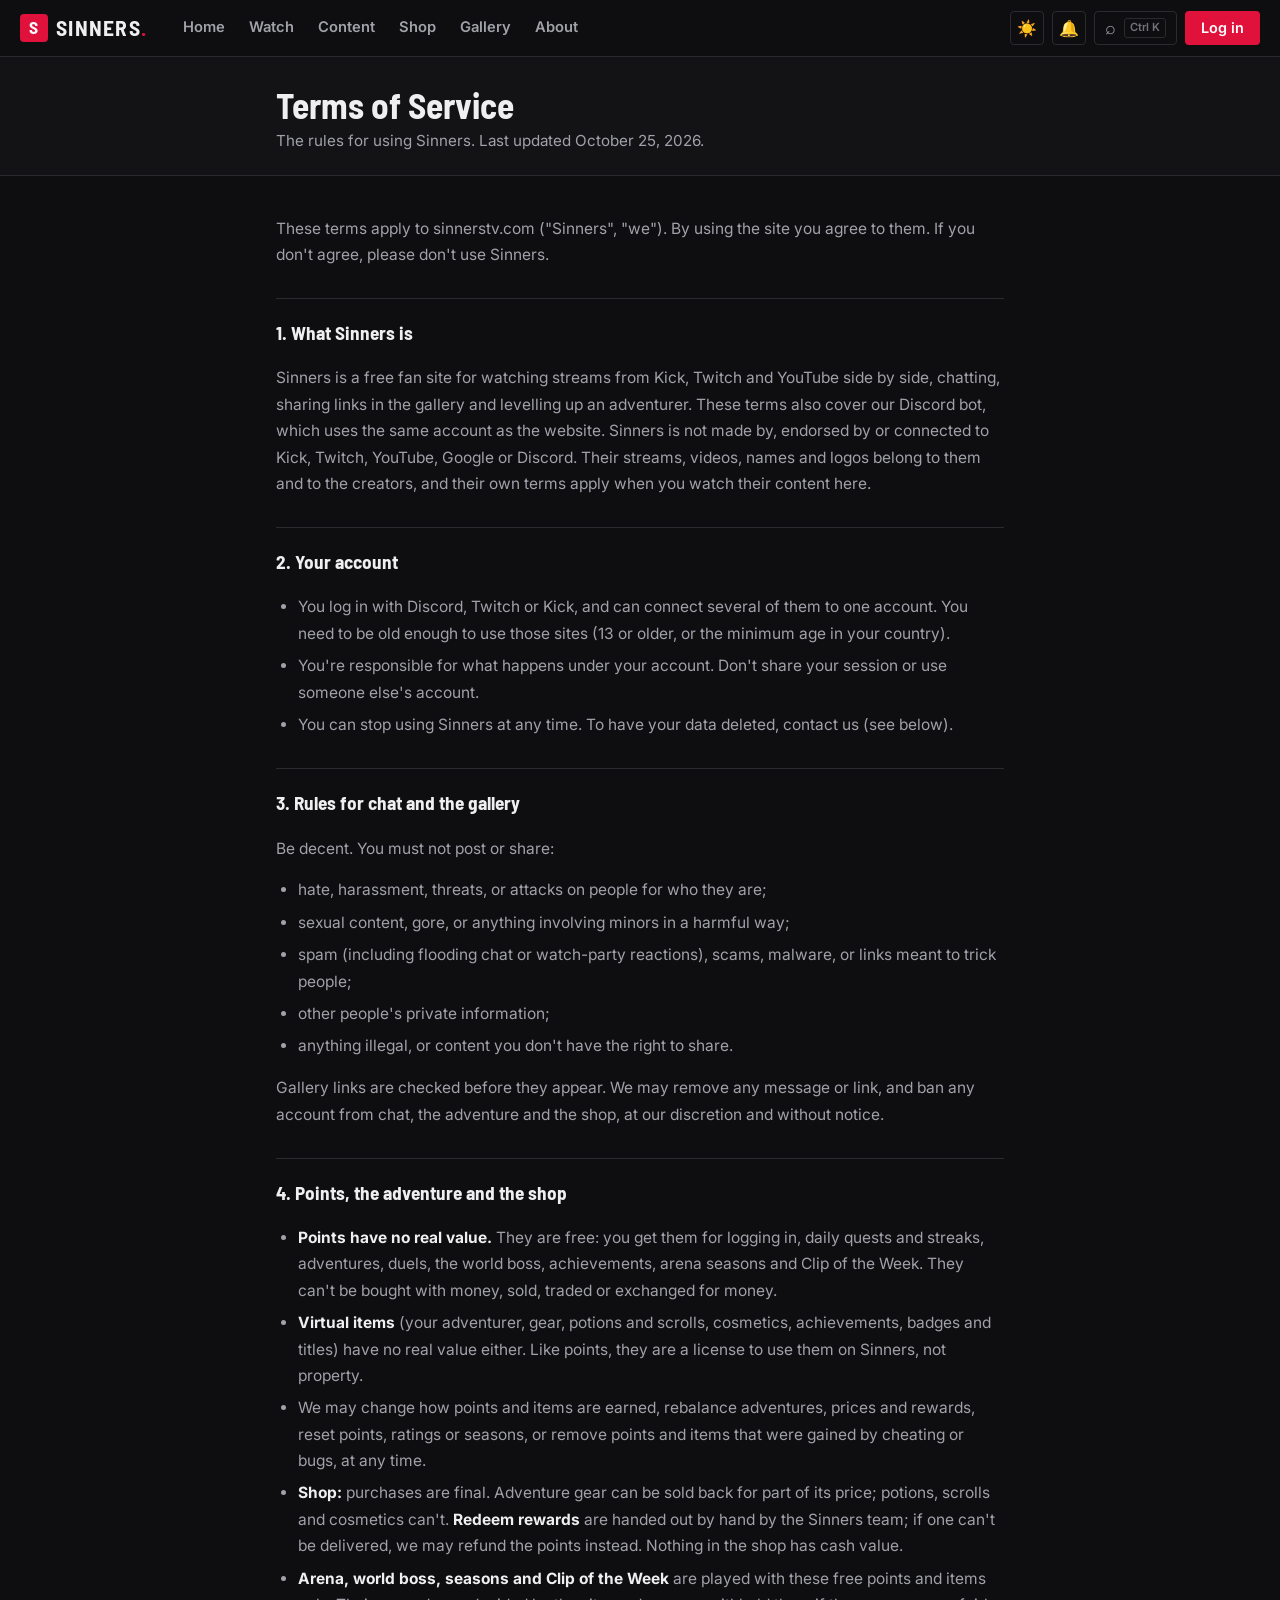
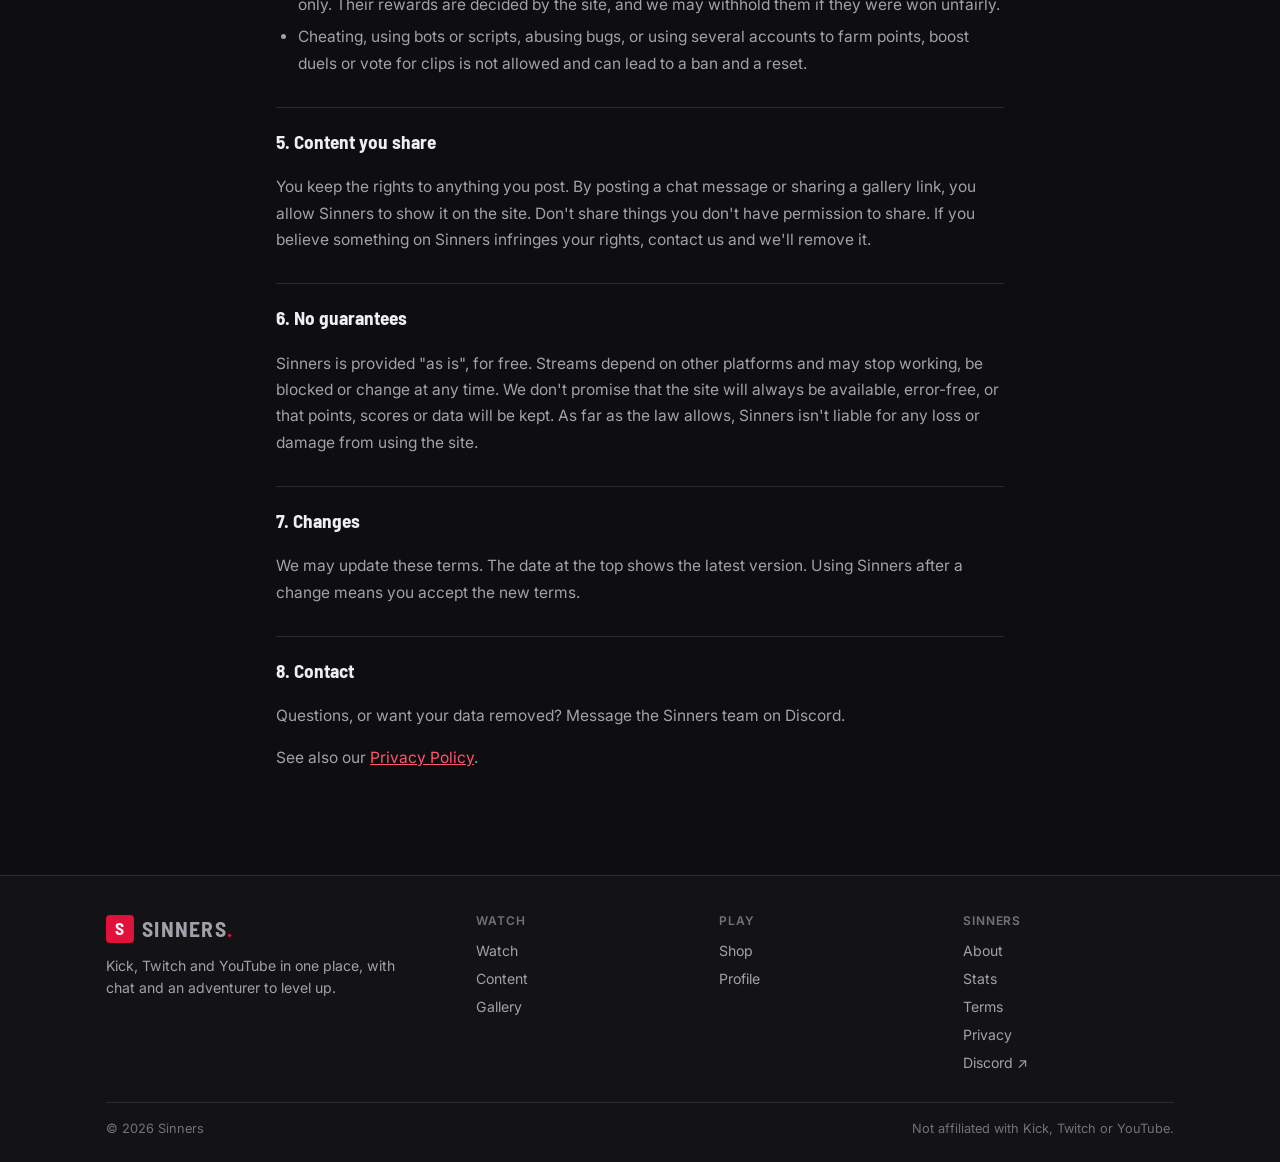
<file: terms.html>
<!doctype html>
<html lang="en">
<head>
  <meta charset="utf-8">
  <meta name="viewport" content="width=device-width, initial-scale=1">
  <title>Terms of Service — Sinners</title>
  <meta name="description" content="The rules for using Sinners: accounts, chat, points, the adventure and the shop.">
  <link rel="preconnect" href="https://fonts.googleapis.com">
  <link rel="preconnect" href="https://fonts.gstatic.com" crossorigin>
  <link href="https://fonts.googleapis.com/css2?family=Barlow+Semi+Condensed:wght@500;600;700&family=Inter:wght@400;500;600;700&display=swap" rel="stylesheet">
  <link rel="icon" href="favicon.svg" type="image/svg+xml">
  <link rel="icon" href="favicon-32.png" type="image/png" sizes="32x32">
  <link rel="apple-touch-icon" href="apple-touch-icon.png">
  <meta name="theme-color" content="#0c0a0d">
  <link rel="canonical" href="https://sinnerstv.com/terms">
  <link rel="manifest" href="/manifest.webmanifest">
  <meta property="og:type" content="website">
  <meta property="og:site_name" content="Sinners">
  <meta property="og:title" content="Terms of Service — Sinners">
  <meta property="og:description" content="The rules for using Sinners: accounts, chat, points, the adventure and the shop.">
  <meta property="og:url" content="https://sinnerstv.com/terms">
  <meta property="og:image" content="https://sinnerstv.com/og-image.png">
  <meta property="og:image:width" content="1200">
  <meta property="og:image:height" content="630">
  <meta name="twitter:card" content="summary_large_image">
  <meta name="twitter:image" content="https://sinnerstv.com/og-image.png">
  <link rel="stylesheet" href="styles.css?v=202611182110">
  <link rel="stylesheet" href="design.css?v=202611182110">
  <script src="theme.js?v=202611182110"></script>
</head>
<body>
  <a class="skip-link" href="#main">Skip to content</a>
  <header class="site-header">
    <div class="container nav">
      <a href="/" class="logo"><span class="logo-mark" aria-hidden="true">S</span><span>SINNERS<span class="logo-dot">.</span></span></a>
      <nav>
        <ul id="nav-links">
          <li><a href="/">Home</a></li>
          <li><a href="/watch">Watch</a></li>
          <li><a href="/content">Content</a></li>
          <li><a href="/shop">Shop</a></li>
          <li><a href="/gallery">Gallery</a></li>
          <li><a href="/about">About</a></li>
        </ul>
      </nav>
      <div class="nav-actions" id="nav-actions"></div>
      <button class="menu-toggle" id="menu-toggle" aria-label="Open menu" aria-expanded="false">☰</button>
    </div>
  </header>

  <main id="main">
    <section class="page-hero">
      <div class="container reveal">
        <h1>Terms <span class="gradient-text">of Service</span></h1>
        <p>The rules for using Sinners. Last updated October 25, 2026.</p>
      </div>
    </section>

    <section class="section" style="padding-top:24px">
      <div class="container legal">
        <p>These terms apply to sinnerstv.com ("Sinners", "we"). By using the site you agree to them. If you don't agree, please don't use Sinners.</p>

        <h2>1. What Sinners is</h2>
        <p>Sinners is a free fan site for watching streams from Kick, Twitch and YouTube side by side, chatting, sharing links in the gallery and levelling up an adventurer. These terms also cover our Discord bot, which uses the same account as the website. Sinners is not made by, endorsed by or connected to Kick, Twitch, YouTube, Google or Discord. Their streams, videos, names and logos belong to them and to the creators, and their own terms apply when you watch their content here.</p>

        <h2>2. Your account</h2>
        <ul>
          <li>You log in with Discord, Twitch or Kick, and can connect several of them to one account. You need to be old enough to use those sites (13 or older, or the minimum age in your country).</li>
          <li>You're responsible for what happens under your account. Don't share your session or use someone else's account.</li>
          <li>You can stop using Sinners at any time. To have your data deleted, contact us (see below).</li>
        </ul>

        <h2>3. Rules for chat and the gallery</h2>
        <p>Be decent. You must not post or share:</p>
        <ul>
          <li>hate, harassment, threats, or attacks on people for who they are;</li>
          <li>sexual content, gore, or anything involving minors in a harmful way;</li>
          <li>spam (including flooding chat or watch-party reactions), scams, malware, or links meant to trick people;</li>
          <li>other people's private information;</li>
          <li>anything illegal, or content you don't have the right to share.</li>
        </ul>
        <p>Gallery links are checked before they appear. We may remove any message or link, and ban any account from chat, the adventure and the shop, at our discretion and without notice.</p>

        <h2>4. Points, the adventure and the shop</h2>
        <ul>
          <li><strong>Points have no real value.</strong> They are free: you get them for logging in, daily quests and streaks, adventures, duels, the world boss, achievements, arena seasons and Clip of the Week. They can't be bought with money, sold, traded or exchanged for money.</li>
          <li><strong>Virtual items</strong> (your adventurer, gear, potions and scrolls, cosmetics, achievements, badges and titles) have no real value either. Like points, they are a license to use them on Sinners, not property.</li>
          <li>We may change how points and items are earned, rebalance adventures, prices and rewards, reset points, ratings or seasons, or remove points and items that were gained by cheating or bugs, at any time.</li>
          <li><strong>Shop:</strong> purchases are final. Adventure gear can be sold back for part of its price; potions, scrolls and cosmetics can't. <strong>Redeem rewards</strong> are handed out by hand by the Sinners team; if one can't be delivered, we may refund the points instead. Nothing in the shop has cash value.</li>
          <li><strong>Arena, world boss, seasons and Clip of the Week</strong> are played with these free points and items only. Their rewards are decided by the site, and we may withhold them if they were won unfairly.</li>
          <li>Cheating, using bots or scripts, abusing bugs, or using several accounts to farm points, boost duels or vote for clips is not allowed and can lead to a ban and a reset.</li>
        </ul>

        <h2>5. Content you share</h2>
        <p>You keep the rights to anything you post. By posting a chat message or sharing a gallery link, you allow Sinners to show it on the site. Don't share things you don't have permission to share. If you believe something on Sinners infringes your rights, contact us and we'll remove it.</p>

        <h2>6. No guarantees</h2>
        <p>Sinners is provided "as is", for free. Streams depend on other platforms and may stop working, be blocked or change at any time. We don't promise that the site will always be available, error-free, or that points, scores or data will be kept. As far as the law allows, Sinners isn't liable for any loss or damage from using the site.</p>

        <h2>7. Changes</h2>
        <p>We may update these terms. The date at the top shows the latest version. Using Sinners after a change means you accept the new terms.</p>

        <h2>8. Contact</h2>
        <p>Questions, or want your data removed? Message the Sinners team on Discord.</p>
        <p>See also our <a href="/privacy">Privacy Policy</a>.</p>
      </div>
    </section>
  </main>

  <footer class="site-footer">
    <div class="container">
      <div class="footer-grid">
        <div class="footer-brand">
          <a href="/" class="logo"><span class="logo-mark" aria-hidden="true">S</span><span>SINNERS<span class="logo-dot">.</span></span></a>
          <p>Kick, Twitch and YouTube in one place, with chat and an adventurer to level up.</p>
        </div>
        <div class="footer-col">
          <h4>Watch</h4>
          <ul><li><a href="/watch">Watch</a></li><li><a href="/content">Content</a></li><li><a href="/gallery">Gallery</a></li></ul>
        </div>
        <div class="footer-col">
          <h4>Play</h4>
          <ul><li><a href="/shop">Shop</a></li><li><a href="/profile">Profile</a></li></ul>
        </div>
        <div class="footer-col">
          <h4>Sinners</h4>
          <ul><li><a href="/about">About</a></li><li><a href="/stats">Stats</a></li><li><a href="/terms">Terms</a></li><li><a href="/privacy">Privacy</a></li><li><a href="https://discord.gg/lexor2k" target="_blank" rel="noopener">Discord ↗</a></li></ul>
        </div>
      </div>
      <div class="footer-bottom">
        <p>&copy; <span id="year"></span> Sinners</p>
        <p>Not affiliated with Kick, Twitch or YouTube.</p>
      </div>
    </div>
  </footer>

  <script src="script.js?v=202611182110"></script>
  <script src="gear-art.js?v=202611182110"></script>
  <script src="icons.js?v=202611182110"></script>
  <script src="config.js?v=202611182110"></script>
  <script src="presence.js?v=202611182110"></script>
  <script src="auth.js?v=202611182110"></script>
  <script src="streak.js?v=202611182110"></script>
  <script src="alerts.js?v=202611182110"></script>
  <script src="chat.js?v=202611182110"></script>
  <script src="twitch-chat.js?v=202611182110"></script>
  <script src="kick-chat.js?v=202611182110"></script>
  <script src="mini.js?v=202611182110"></script>
  <script src="nav.js?v=202611182110"></script>
  <script src="palette.js?v=202611182110"></script>
  <script src="notify.js?v=202611182110"></script>
</body>
</html>
</file>
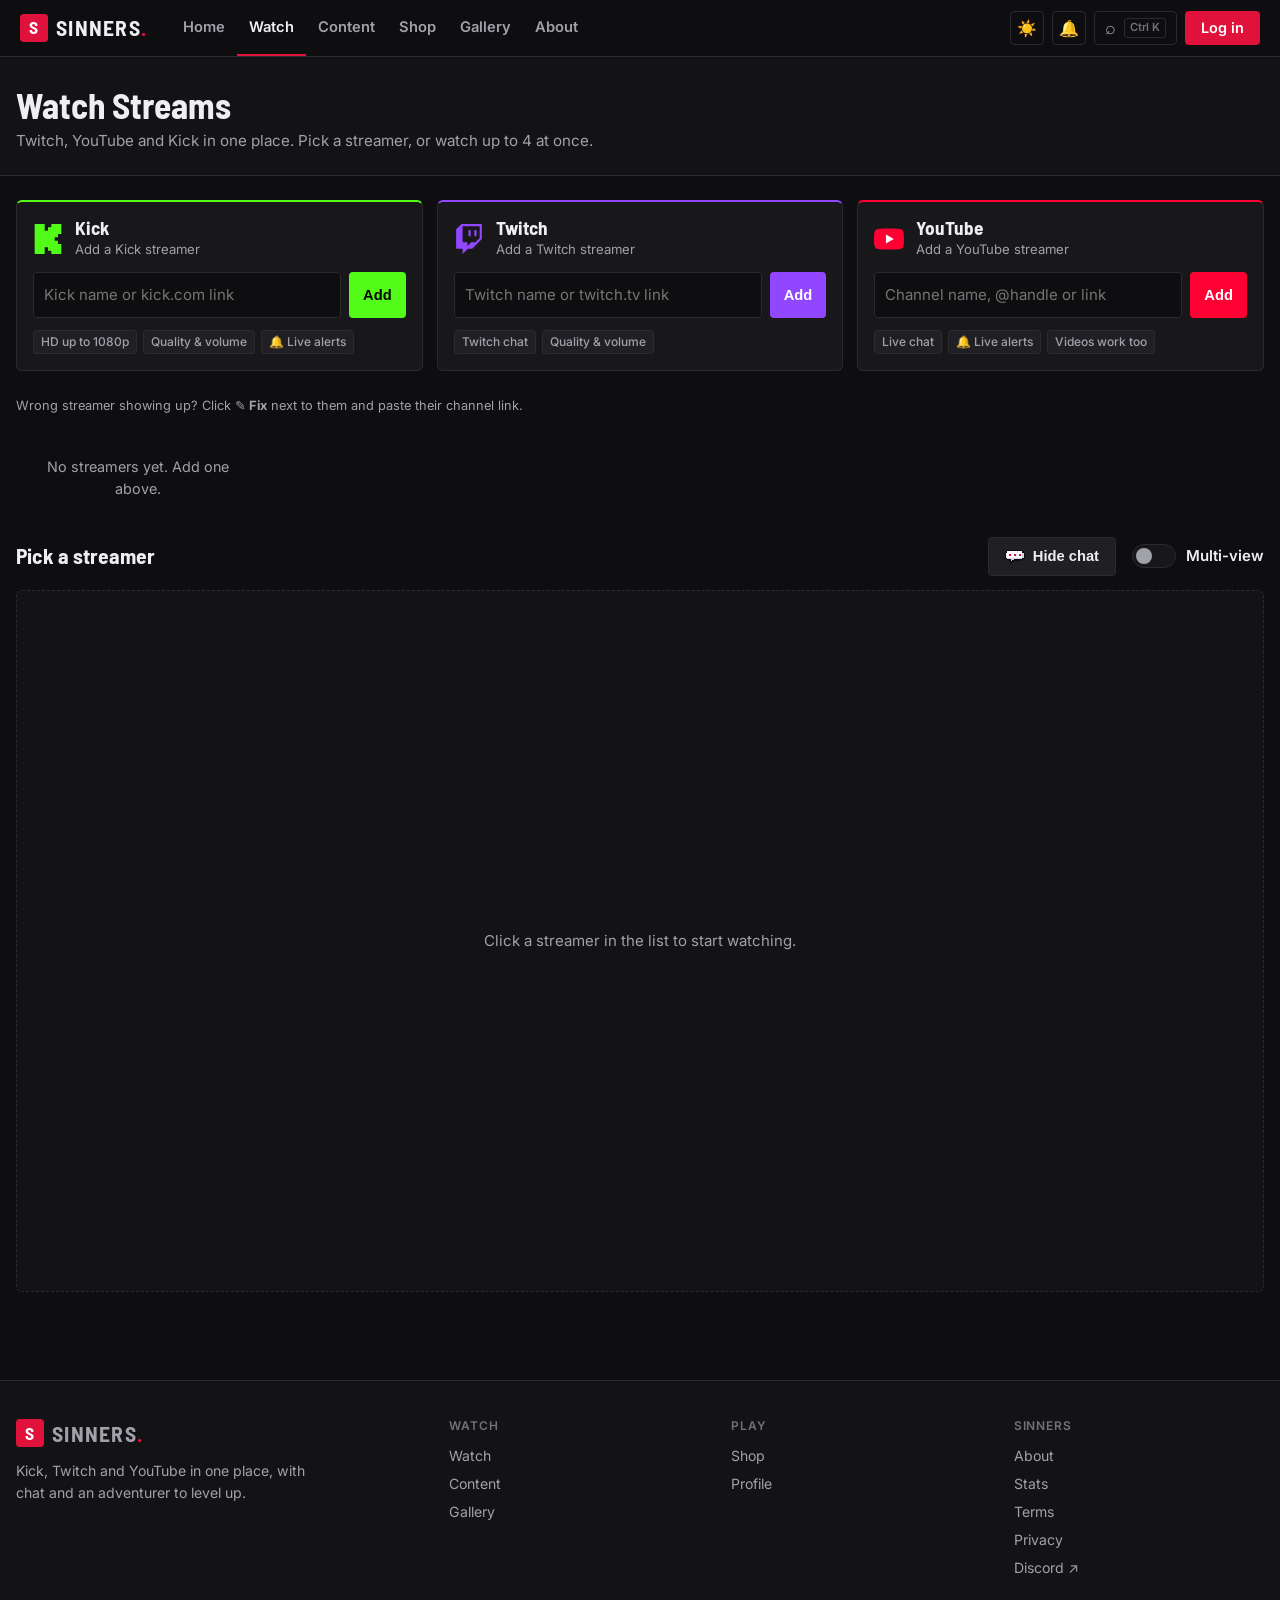
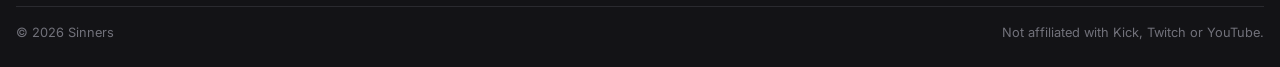
<file: watch.html>
<!doctype html>
<html lang="en">
<head>
  <meta charset="utf-8">
  <meta name="viewport" content="width=device-width, initial-scale=1">
  <title>Watch — Sinners</title>
  <meta name="description" content="Watch Twitch, YouTube and Kick streams in one place.">
  <link rel="preconnect" href="https://fonts.googleapis.com">
  <link rel="preconnect" href="https://fonts.gstatic.com" crossorigin>
  <link href="https://fonts.googleapis.com/css2?family=Barlow+Semi+Condensed:wght@500;600;700&family=Inter:wght@400;500;600;700&display=swap" rel="stylesheet">
  <link rel="icon" href="favicon.svg" type="image/svg+xml">
  <link rel="icon" href="favicon-32.png" type="image/png" sizes="32x32">
  <link rel="apple-touch-icon" href="apple-touch-icon.png">
  <meta name="theme-color" content="#0c0a0d">
  <link rel="canonical" href="https://sinnerstv.com/watch">
  <link rel="manifest" href="/manifest.webmanifest">
  <meta property="og:type" content="website">
  <meta property="og:site_name" content="Sinners">
  <meta property="og:title" content="Watch — Sinners">
  <meta property="og:description" content="Watch Twitch, YouTube and Kick streams in one place.">
  <meta property="og:url" content="https://sinnerstv.com/watch">
  <meta property="og:image" content="https://sinnerstv.com/og-image.png">
  <meta property="og:image:width" content="1200">
  <meta property="og:image:height" content="630">
  <meta name="twitter:card" content="summary_large_image">
  <meta name="twitter:image" content="https://sinnerstv.com/og-image.png">
  <link rel="stylesheet" href="styles.css?v=202611182110">
  <link rel="stylesheet" href="design.css?v=202611182110">
  <script src="theme.js?v=202611182110"></script>
</head>
<body>
  <a class="skip-link" href="#main">Skip to content</a>
  <header class="site-header">
    <div class="container nav">
      <a href="/" class="logo"><span class="logo-mark" aria-hidden="true">S</span><span>SINNERS<span class="logo-dot">.</span></span></a>
      <nav>
        <ul id="nav-links">
          <li><a href="/">Home</a></li>
          <li><a href="/watch" aria-current="page">Watch</a></li>
          <li><a href="/content">Content</a></li>
          <li><a href="/shop">Shop</a></li>
          <li><a href="/gallery">Gallery</a></li>
          <li><a href="/about">About</a></li>
        </ul>
      </nav>
      <div class="nav-actions" id="nav-actions"></div>
      <button class="menu-toggle" id="menu-toggle" aria-label="Open menu" aria-expanded="false">☰</button>
    </div>
  </header>

  <main id="main">
    <section class="page-hero">
      <div class="container reveal">
        <h1>Watch <span class="gradient-text">Streams</span></h1>
        <p>Twitch, YouTube and Kick in one place. Pick a streamer, or watch up to 4 at once.</p>
      </div>
    </section>

    <section class="section" style="padding-top:24px">
      <div class="container wide watch-layout">
        <div class="watch-main">
          <div class="watch-toolbar">
            <h2 id="now-title">Pick a streamer</h2>
            <a class="watch-xp" id="watch-xp" href="/profile" hidden></a>
            <button class="button ghost chat-toggle" id="chat-toggle" type="button">💬 Hide chat</button>
            <label class="switch">
              <input type="checkbox" id="multi-toggle">
              <span class="switch-track"></span>
              Multi-view
            </label>
          </div>
          <div class="stage-wrap">
            <div id="stage" class="stage"></div>
            <div class="party-float" id="party-float" aria-hidden="true"></div>
          </div>
          <div class="party-bar" id="party-bar" hidden>
            <div class="party-watchers" id="party-watchers"></div>
            <div class="party-reacts" id="party-reacts" role="group" aria-label="Send a reaction"></div>
          </div>
        </div>

        <aside class="watch-side">
          <div class="add-cards">
          <form class="add-card kick" data-platform="kick" autocomplete="off">
            <div class="add-card-head">
              <svg class="add-card-logo" viewBox="0 0 24 24" aria-hidden="true"><path d="M1.333 0h8v5.333H12V2.667h2.667V0h8v8H20v2.667h-2.667v2.666H20V16h2.667v8h-8v-2.667H12v-2.666H9.333V24h-8Z"/></svg>
              <div>
                <h3>Kick</h3>
                <span class="add-card-title">Add a Kick streamer</span>
              </div>
            </div>
            <div class="add-row">
              <input type="text" name="q" placeholder="Kick name or kick.com link" data-placeholder="Kick name or kick.com link" aria-label="Kick streamer name or link">
              <button class="button" type="submit">Add</button>
            </div>
            <ul class="add-card-features">
              <li>HD up to 1080p</li>
              <li>Quality &amp; volume</li>
              <li>🔔 Live alerts</li>
            </ul>
            <button class="link-btn add-card-cancel" type="button" hidden>Cancel fixing</button>
            <p class="form-msg" role="status"></p>
          </form>
          <form class="add-card twitch" data-platform="twitch" autocomplete="off">
            <div class="add-card-head">
              <svg class="add-card-logo" viewBox="0 0 24 24" aria-hidden="true"><path d="M11.571 4.714h1.715v5.143H11.57zm4.715 0H18v5.143h-1.714zM6 0L1.714 4.286v15.428h5.143V24l4.286-4.286h3.428L22.286 12V0zm14.571 11.143l-3.428 3.428h-3.429l-3 3v-3H6.857V1.714h13.714Z"/></svg>
              <div>
                <h3>Twitch</h3>
                <span class="add-card-title">Add a Twitch streamer</span>
              </div>
            </div>
            <div class="add-row">
              <input type="text" name="q" placeholder="Twitch name or twitch.tv link" data-placeholder="Twitch name or twitch.tv link" aria-label="Twitch streamer name or link">
              <button class="button" type="submit">Add</button>
            </div>
            <ul class="add-card-features">
              <li>Twitch chat</li>
              <li>Quality &amp; volume</li>
            </ul>
            <button class="link-btn add-card-cancel" type="button" hidden>Cancel fixing</button>
            <p class="form-msg" role="status"></p>
          </form>
          <form class="add-card youtube" data-platform="youtube" autocomplete="off">
            <div class="add-card-head">
              <svg class="add-card-logo" viewBox="0 0 24 24" aria-hidden="true"><rect x="7" y="7" width="10" height="10" fill="#fff"/><path d="M23.498 6.186a3.016 3.016 0 0 0-2.122-2.136C19.505 3.545 12 3.545 12 3.545s-7.505 0-9.377.505A3.017 3.017 0 0 0 .502 6.186C0 8.07 0 12 0 12s0 3.93.502 5.814a3.016 3.016 0 0 0 2.122 2.136c1.871.505 9.376.505 9.376.505s7.505 0 9.377-.505a3.015 3.015 0 0 0 2.122-2.136C24 15.93 24 12 24 12s0-3.93-.502-5.814zM9.545 15.568V8.432L15.818 12l-6.273 3.568z"/></svg>
              <div>
                <h3>YouTube</h3>
                <span class="add-card-title">Add a YouTube streamer</span>
              </div>
            </div>
            <div class="add-row">
              <input type="text" name="q" placeholder="Channel name, @handle or link" data-placeholder="Channel name, @handle or link" aria-label="YouTube streamer name or link">
              <button class="button" type="submit">Add</button>
            </div>
            <ul class="add-card-features">
              <li>Live chat</li>
              <li>🔔 Live alerts</li>
              <li>Videos work too</li>
            </ul>
            <button class="link-btn add-card-cancel" type="button" hidden>Cancel fixing</button>
            <p class="form-msg" role="status"></p>
          </form>
          </div>
          <p class="hint add-hint">Wrong streamer showing up? Click <strong>✎ Fix</strong> next to them and paste their channel link.</p>

          <ul id="streamer-list" class="streamer-list"></ul>
        </aside>
      </div>
    </section>
  </main>

  <footer class="site-footer">
    <div class="container">
      <div class="footer-grid">
        <div class="footer-brand">
          <a href="/" class="logo"><span class="logo-mark" aria-hidden="true">S</span><span>SINNERS<span class="logo-dot">.</span></span></a>
          <p>Kick, Twitch and YouTube in one place, with chat and an adventurer to level up.</p>
        </div>
        <div class="footer-col">
          <h4>Watch</h4>
          <ul><li><a href="/watch">Watch</a></li><li><a href="/content">Content</a></li><li><a href="/gallery">Gallery</a></li></ul>
        </div>
        <div class="footer-col">
          <h4>Play</h4>
          <ul><li><a href="/shop">Shop</a></li><li><a href="/profile">Profile</a></li></ul>
        </div>
        <div class="footer-col">
          <h4>Sinners</h4>
          <ul><li><a href="/about">About</a></li><li><a href="/stats">Stats</a></li><li><a href="/terms">Terms</a></li><li><a href="/privacy">Privacy</a></li><li><a href="https://discord.gg/lexor2k" target="_blank" rel="noopener">Discord ↗</a></li></ul>
        </div>
      </div>
      <div class="footer-bottom">
        <p>&copy; <span id="year"></span> Sinners</p>
        <p>Not affiliated with Kick, Twitch or YouTube.</p>
      </div>
    </div>
  </footer>

  <script src="script.js?v=202611182110"></script>
  <script src="gear-art.js?v=202611182110"></script>
  <script src="icons.js?v=202611182110"></script>
  <script src="config.js?v=202611182110"></script>
  <script src="presence.js?v=202611182110"></script>
  <script src="auth.js?v=202611182110"></script>
  <script src="streak.js?v=202611182110"></script>
  <script src="alerts.js?v=202611182110"></script>
  <script src="chat.js?v=202611182110"></script>
  <script src="twitch-chat.js?v=202611182110"></script>
  <script src="kick-chat.js?v=202611182110"></script>
  <script src="mini.js?v=202611182110"></script>
  <script src="nav.js?v=202611182110"></script>
  <script src="palette.js?v=202611182110"></script>
  <script src="notify.js?v=202611182110"></script>
</body>
</html>
</file>
<file: styles.css>
/* Theme: colors come from these variables. theme.js sets data-theme (dark/light) on <html>. */
:root {
  --bg: #0c0a0d;
  --bg-alt: #141016;
  --surface: #1b161e;
  --text: #f1ecef;
  --muted: #a89ca4;
  --border: #2a2230;
  --header-bg: rgba(12, 10, 13, 0.82);
  --accent: #e11d48;
  --accent-2: #fb923c;
  --accent-dark: #9f1239;
  --link: var(--accent-2);
  --live: #ef4444;
  --radius: 14px;
  --glow: 0 0 24px color-mix(in srgb, var(--accent) 45%, transparent);
  color-scheme: dark;
}

:root[data-theme="light"] {
  --bg: #f7f5f8;
  --bg-alt: #eeeaf0;
  --surface: #ffffff;
  --text: #1b1520;
  --muted: #645b69;
  --border: #e0d9e4;
  --header-bg: rgba(247, 245, 248, 0.85);
  --link: var(--accent-dark);
  --glow: 0 6px 22px color-mix(in srgb, var(--accent) 28%, transparent);
  color-scheme: light;
}


* {
  box-sizing: border-box;
}

/* "hidden" always wins, even over classes that set display (grid, flex, ...) */
[hidden] {
  display: none !important;
}

html {
  scroll-behavior: smooth;
}

body {
  margin: 0;
  font-family: "Inter", system-ui, -apple-system, "Segoe UI", Roboto, sans-serif;
  line-height: 1.6;
  background: var(--bg);
  color: var(--text);
  overflow-x: hidden;
}

h1, h2, h3, .logo {
  font-family: "Barlow Semi Condensed", "Inter", system-ui, sans-serif;
  letter-spacing: 0.02em;
}

a {
  color: var(--link);
}

img {
  max-width: 100%;
  display: block;
}

.container {
  max-width: 1100px;
  margin: 0 auto;
  padding: 0 16px;
}

.gradient-text {
  background: linear-gradient(90deg, var(--accent), var(--accent-2));
  -webkit-background-clip: text;
  background-clip: text;
  color: transparent;
}

/* Header */
.site-header {
  position: sticky;
  top: 0;
  z-index: 20;
  background: var(--header-bg);
  backdrop-filter: blur(14px) saturate(1.4);
  border-bottom: 1px solid var(--border);
}

/* Thin glowing accent line along the bottom of the header */
.site-header::after {
  content: "";
  position: absolute;
  left: 0;
  right: 0;
  bottom: -1px;
  height: 2px;
  background: linear-gradient(90deg, transparent, var(--accent), var(--accent-2), transparent);
  opacity: 0.7;
}

.nav {
  display: flex;
  align-items: center;
  gap: 16px;
  height: 72px;
}

.logo {
  display: flex;
  align-items: center;
  gap: 10px;
  font-weight: 700;
  font-size: 1.6rem;
  color: var(--text);
  text-decoration: none;
}

.logo-mark {
  width: 36px;
  height: 36px;
  display: grid;
  place-items: center;
  border-radius: 11px;
  background: linear-gradient(135deg, var(--accent), var(--accent-2));
  color: #fff;
  font-size: 1.35rem;
  box-shadow: var(--glow);
  transition: transform 0.25s;
}

.logo:hover .logo-mark {
  transform: rotate(-8deg) scale(1.06);
}

.logo-dot {
  color: var(--accent);
}

.nav ul {
  display: flex;
  gap: 4px;
  list-style: none;
  margin: 0;
  padding: 4px;
  background: var(--surface);
  border: 1px solid var(--border);
  border-radius: 6px;
}

.nav ul a {
  display: block;
  padding: 7px 16px;
  border-radius: 9px;
  color: var(--muted);
  text-decoration: none;
  font-weight: 600;
  font-size: 0.95rem;
  transition: color 0.2s, background 0.2s;
}

.nav ul a:hover {
  color: var(--text);
  background: var(--bg-alt);
}

.nav ul a[aria-current="page"] {
  color: #fff;
  background: linear-gradient(135deg, var(--accent), var(--accent-dark));
  box-shadow: var(--glow);
}

.nav-actions {
  display: flex;
  align-items: center;
  gap: 8px;
}

.icon-action,
.menu-toggle {
  width: 40px;
  height: 40px;
  display: grid;
  place-items: center;
  border-radius: 5px;
  background: var(--surface);
  border: 1px solid var(--border);
  color: var(--text);
  font-size: 1.1rem;
  cursor: pointer;
  transition: border-color 0.2s;
}

.icon-action:hover {
  border-color: var(--accent);
}

.menu-toggle {
  display: none;
}

/* The header spans wider than the page content so it doesn't leave big empty sides */
.site-header .container {
  max-width: 1600px;
  padding: 0 28px;
}

.nav nav {
  margin-left: auto;
}

/* Buttons */
.button {
  display: inline-flex;
  align-items: center;
  gap: 8px;
  background: linear-gradient(90deg, var(--accent), var(--accent-dark));
  color: #fff;
  padding: 12px 24px;
  border-radius: 5px;
  text-decoration: none;
  font-weight: 600;
  border: none;
  transition: transform 0.2s, box-shadow 0.2s;
}

.button:hover {
  transform: none;
  box-shadow: var(--glow);
}

.button[hidden] {
  display: none;
}

.button.ghost {
  background: transparent;
  border: 1px solid var(--border);
  color: var(--text);
}

.button.ghost:hover {
  border-color: var(--accent);
}

/* Live badge */
.live-badge {
  display: inline-flex;
  align-items: center;
  gap: 8px;
  padding: 6px 14px;
  border-radius: 4px;
  background: var(--surface);
  border: 1px solid var(--border);
  font-size: 0.85rem;
  font-weight: 600;
  color: var(--muted);
  margin-bottom: 20px;
}

.live-badge .dot {
  width: 9px;
  height: 9px;
  border-radius: 50%;
  background: var(--muted);
}

.live-badge.is-live {
  color: #fff;
  border-color: var(--live);
}

.live-badge.is-live .dot {
  background: var(--live);
  animation: pulse 1.4s infinite;
}

@keyframes pulse {
  0% { box-shadow: 0 0 0 0 rgba(239, 68, 68, 0.7); }
  70% { box-shadow: 0 0 0 10px rgba(239, 68, 68, 0); }
  100% { box-shadow: 0 0 0 0 rgba(239, 68, 68, 0); }
}

/* Hero */
.hero {
  position: relative;
  padding: 120px 0 100px;
  text-align: center;
  overflow: hidden;
  isolation: isolate;
  -webkit-mask-image: linear-gradient(#000 70%, transparent);
  mask-image: linear-gradient(#000 70%, transparent);
}

/* The page-wide glow (.ambient) colors the hero now, so these stay off */
.hero::before,
.hero::after {
  display: none;
  content: "";
  position: absolute;
  width: 480px;
  height: 480px;
  border-radius: 50%;
  filter: blur(100px);
  opacity: 0.35;
  z-index: -1;
  animation: float 12s ease-in-out infinite;
}

.hero::before {
  background: var(--accent);
  top: -160px;
  left: -120px;
}

.hero::after {
  background: var(--accent-2);
  top: -60px;
  right: -200px;
  opacity: 0.22;
  animation-delay: -6s;
}

@keyframes float {
  0%, 100% { transform: translate(0, 0); }
  50% { transform: translate(40px, 30px); }
}

.hero h1 {
  font-size: clamp(2.6rem, 8vw, 5rem);
  line-height: 1.05;
  margin: 0 0 18px;
}

.hero p {
  color: var(--muted);
  font-size: 1.15rem;
  max-width: 580px;
  margin: 0 auto 36px;
}

.hero-actions {
  display: flex;
  gap: 12px;
  justify-content: center;
  flex-wrap: wrap;
}

.page-hero {
  padding: 80px 0 40px;
  text-align: center;
}

.page-hero h1 {
  font-size: clamp(2.2rem, 6vw, 3.5rem);
  margin: 0 0 8px;
}

.page-hero p {
  color: var(--muted);
  margin: 0;
}

/* Sections */
.section {
  padding: 72px 0;
}

.section.alt {
  /* see-through, so the background glow shows */
  background: color-mix(in srgb, var(--bg-alt) 72%, transparent);
}

.section-head {
  display: flex;
  align-items: end;
  justify-content: space-between;
  gap: 16px;
  margin-bottom: 28px;
  flex-wrap: wrap;
}

.section-head h2 {
  margin: 0;
  font-size: 2rem;
}

.section-head a {
  font-weight: 600;
  text-decoration: none;
}

/* Stats */
.stats {
  display: grid;
  grid-template-columns: repeat(auto-fit, minmax(160px, 1fr));
  gap: 16px;
}

.stat {
  background: var(--surface);
  border: 1px solid var(--border);
  border-radius: var(--radius);
  padding: 24px;
  text-align: center;
}

.stat strong {
  display: block;
  font-family: "Barlow Semi Condensed", sans-serif;
  font-size: 2.4rem;
  line-height: 1;
  margin-bottom: 6px;
}

.stat span {
  color: var(--muted);
  font-size: 0.9rem;
}

/* Cards */
.cards {
  display: grid;
  grid-template-columns: repeat(auto-fit, minmax(260px, 1fr));
  gap: 20px;
}

.card {
  background: var(--surface);
  border: 1px solid var(--border);
  border-radius: var(--radius);
  overflow: hidden;
  transition: transform 0.25s, border-color 0.25s, box-shadow 0.25s;
}

.card:hover {
  transform: none;
  border-color: var(--accent);
  box-shadow: var(--glow);
}

.card img {
  aspect-ratio: 16 / 9;
  width: 100%;
  object-fit: cover;
}

.card-body {
  padding: 18px 20px 22px;
}

.card h3 {
  margin: 0 0 6px;
  font-size: 1.3rem;
}

.card p {
  margin: 0;
  color: var(--muted);
  font-size: 0.95rem;
}

.tag {
  display: inline-block;
  font-size: 0.75rem;
  font-weight: 600;
  text-transform: uppercase;
  letter-spacing: 0.06em;
  color: var(--link);
  margin-bottom: 6px;
}

/* Home */
.platforms-section {
  padding-top: 8px;
}

.platforms {
  display: grid;
  grid-template-columns: repeat(3, 1fr);
  gap: 18px;
}

/* Big logo tiles in each platform's own color */
.platform-tile {
  --brand: #fff;
  position: relative;
  display: grid;
  justify-items: center;
  gap: 10px;
  padding: 34px 22px 28px;
  text-align: center;
  text-decoration: none;
  color: var(--text);
  background: linear-gradient(160deg, color-mix(in srgb, var(--brand) 16%, var(--surface)), var(--surface) 70%);
  border: 1px solid color-mix(in srgb, var(--brand) 35%, var(--border));
  border-radius: 6px;
  overflow: hidden;
  transition: transform 0.25s, box-shadow 0.25s, border-color 0.25s;
}

.platform-tile:hover {
  transform: none;
  border-color: var(--brand);
  box-shadow: 0 14px 40px color-mix(in srgb, var(--brand) 30%, transparent);
}

.platform-tile.kick { --brand: #53fc18; }
.platform-tile.twitch { --brand: #9146ff; }
.platform-tile.youtube { --brand: #ff0033; }

.platform-logo {
  width: 72px;
  height: 72px;
  fill: var(--brand);
  filter: drop-shadow(0 6px 18px color-mix(in srgb, var(--brand) 45%, transparent));
  transition: transform 0.3s;
}

.platform-tile:hover .platform-logo {
  transform: scale(1.08);
}

.platform-name {
  font-family: "Barlow Semi Condensed", sans-serif;
  font-size: 2.2rem;
  font-weight: 700;
  line-height: 1;
  letter-spacing: 0.02em;
}

.platform-site {
  font-size: 0.95rem;
  font-weight: 600;
  color: var(--brand);
  letter-spacing: 0.02em;
  opacity: 0.9;
}

.platform-tile:hover .platform-site {
  opacity: 1;
  text-decoration: underline;
}

/* How to use Sinners */
#guide {
  scroll-margin-top: 80px;
}

.guide-intro {
  color: var(--muted);
  margin: -12px 0 24px;
}

.guide {
  display: grid;
  grid-template-columns: repeat(2, 1fr);
  gap: 18px;
}

.guide-card {
  background: var(--surface);
  border: 1px solid var(--border);
  border-radius: var(--radius);
  padding: 22px 24px;
}

.guide-head {
  display: flex;
  align-items: center;
  gap: 14px;
  margin-bottom: 12px;
}

.guide-icon {
  width: 44px;
  height: 44px;
  display: grid;
  place-items: center;
  flex-shrink: 0;
  border-radius: 6px;
  background: linear-gradient(135deg, var(--accent), var(--accent-2));
  color: #fff;
  font-size: 1.1rem;
}

.guide-head h3 {
  margin: 0;
  font-size: 1.4rem;
}

.guide-head a {
  font-size: 0.85rem;
  font-weight: 600;
  text-decoration: none;
}

.guide-card ol {
  margin: 0;
  padding-left: 20px;
  display: grid;
  gap: 8px;
  color: var(--muted);
  font-size: 0.93rem;
}

.guide-card li strong {
  color: var(--text);
}

.guide-card li em {
  font-style: normal;
  font-weight: 600;
  color: var(--text);
  background: var(--bg-alt);
  border: 1px solid var(--border);
  border-radius: 6px;
  padding: 0 5px;
}

.trademark-note {
  margin: 20px 0 0;
  text-align: center;
  font-size: 0.78rem;
  color: var(--muted);
}

@media (max-width: 860px) {
  .platforms,
  .guide {
    grid-template-columns: 1fr;
  }

  .platform-tile {
    grid-template-columns: auto 1fr;
    justify-items: start;
    text-align: left;
    column-gap: 18px;
    row-gap: 4px;
    padding: 20px;
  }

  .platform-logo {
    grid-row: span 2;
    width: 56px;
    height: 56px;
  }

  .platform-name {
    font-size: 1.8rem;
    align-self: end;
  }
}

.features {
  display: grid;
  grid-template-columns: repeat(auto-fit, minmax(260px, 1fr));
  gap: 16px;
}

.feature {
  background: var(--surface);
  border: 1px solid var(--border);
  border-radius: var(--radius);
  padding: 24px;
  transition: transform 0.25s, border-color 0.25s, box-shadow 0.25s;
}

.feature:hover {
  transform: none;
  border-color: var(--accent);
  box-shadow: var(--glow);
}

.feature-icon {
  width: 44px;
  height: 44px;
  display: grid;
  place-items: center;
  border-radius: 6px;
  background: linear-gradient(135deg, var(--accent), var(--accent-2));
  color: #fff;
  font-weight: 700;
  font-size: 1.1rem;
  margin-bottom: 14px;
}

.feature h3 {
  margin: 0 0 6px;
  font-size: 1.3rem;
}

.feature p {
  margin: 0;
  color: var(--muted);
}

.steps {
  list-style: none;
  padding: 0;
  margin: 0;
  display: grid;
  grid-template-columns: repeat(auto-fit, minmax(240px, 1fr));
  gap: 16px;
}

.step {
  position: relative;
  background: var(--surface);
  border: 1px solid var(--border);
  border-radius: var(--radius);
  padding: 24px;
}

.step-num {
  display: inline-grid;
  place-items: center;
  width: 36px;
  height: 36px;
  border-radius: 50%;
  border: 2px solid var(--accent);
  color: var(--accent);
  font-family: "Barlow Semi Condensed", sans-serif;
  font-weight: 700;
  font-size: 1.2rem;
  margin-bottom: 12px;
}

.step h3 {
  margin: 0 0 6px;
  font-size: 1.25rem;
}

.step p {
  margin: 0;
  color: var(--muted);
}


.note {
  color: var(--muted);
  font-size: 0.9rem;
  margin-top: 20px;
}

/* Gallery */
.tabs {
  display: flex;
  gap: 8px;
  justify-content: center;
  margin-bottom: 24px;
}

.tab {
  background: var(--surface);
  border: 1px solid var(--border);
  color: var(--muted);
  padding: 10px 22px;
  border-radius: 4px;
  font: inherit;
  font-weight: 600;
  cursor: pointer;
  transition: all 0.2s;
}

.tab:hover {
  color: var(--text);
}

.tab.active {
  background: var(--accent);
  border-color: var(--accent);
  color: #fff;
}

.tab .count:not(:empty) {
  margin-left: 6px;
  font-size: 0.8rem;
  opacity: 0.8;
}

.share-form {
  background: var(--surface);
  border: 1px solid var(--border);
  border-radius: var(--radius);
  padding: 18px 20px;
  margin-bottom: 28px;
}

.share-form h3 {
  margin: 0 0 12px;
  font-size: 1.2rem;
}

.share-row {
  display: grid;
  grid-template-columns: 2fr 1.3fr 1fr auto;
  gap: 8px;
}

.share-row input {
  font: inherit;
  color: var(--text);
  background: var(--bg);
  border: 1px solid var(--border);
  border-radius: 8px;
  padding: 10px 12px;
  min-width: 0;
}

.share-row input:focus {
  outline: none;
  border-color: var(--accent);
}

.share-row .button:disabled {
  opacity: 0.6;
  cursor: default;
  transform: none;
}

.share-form .hint {
  margin-bottom: 0;
}

.gallery-empty {
  grid-column: 1 / -1;
  text-align: center;
  color: var(--muted);
  padding: 48px 16px;
  border: 1px dashed var(--border);
  border-radius: var(--radius);
}

.gallery {
  display: grid;
  grid-template-columns: repeat(auto-fill, minmax(240px, 1fr));
  gap: 16px;
}

.gallery-item {
  position: relative;
  border-radius: var(--radius);
  overflow: hidden;
  border: 1px solid var(--border);
  cursor: zoom-in;
  padding: 0;
  background: var(--surface);
  animation: fade-in 0.4s ease both;
  transition: box-shadow 0.25s;
}

.gallery-item img {
  aspect-ratio: 16 / 10;
  width: 100%;
  object-fit: cover;
  transition: transform 0.4s;
}

.item-caption {
  position: absolute;
  inset: auto 0 0 0;
  padding: 28px 14px 12px;
  background: linear-gradient(transparent, rgba(0, 0, 0, 0.85));
  color: #fff;
  font-weight: 600;
  text-align: left;
  transform: translateY(100%);
  transition: transform 0.3s;
}

.gallery-item:hover {
  box-shadow: var(--glow);
}

.gallery-item:hover img {
  transform: scale(1.06);
}

.gallery-item:hover .item-caption,
.gallery-item:focus-visible .item-caption {
  transform: translateY(0);
}

.clips-grid {
  display: grid;
  grid-template-columns: repeat(auto-fill, minmax(260px, 1fr));
  gap: 18px;
}

.clip-card {
  display: block;
  text-align: left;
  font: inherit;
  color: inherit;
  padding: 0;
  background: var(--surface);
  border: 1px solid var(--border);
  border-radius: var(--radius);
  overflow: hidden;
  cursor: pointer;
  animation: fade-in 0.4s ease both;
  transition: transform 0.25s, border-color 0.25s, box-shadow 0.25s;
}

.clip-card:hover {
  transform: none;
  border-color: var(--accent);
  box-shadow: var(--glow);
}

.clip-thumb {
  position: relative;
  aspect-ratio: 16 / 9;
  display: grid;
  place-items: center;
  background: #000;
}

.clip-thumb.twitch { background: linear-gradient(135deg, #9146ff, #3a1d73); }
.clip-thumb.kick { background: linear-gradient(135deg, #1f7a0c, #0b2a05); }
.clip-thumb.youtube { background: linear-gradient(135deg, #ff0033, #5c0013); }

.clip-thumb img {
  position: absolute;
  inset: 0;
  width: 100%;
  height: 100%;
  object-fit: cover;
}

.clip-thumb-label {
  font-family: "Barlow Semi Condensed", sans-serif;
  font-weight: 700;
  font-size: 1.6rem;
  color: rgba(255, 255, 255, 0.85);
}

.play-icon {
  position: absolute;
  width: 54px;
  height: 54px;
  display: grid;
  place-items: center;
  border-radius: 50%;
  background: rgba(0, 0, 0, 0.6);
  color: #fff;
  font-size: 1.2rem;
  padding-left: 4px;
  transition: background 0.2s, transform 0.2s;
}

.clip-card:hover .play-icon {
  background: var(--accent);
  transform: scale(1.1);
}

.clip-body {
  padding: 14px 16px 16px;
}

.clip-body h3 {
  margin: 8px 0 4px;
  font-size: 1.15rem;
  line-height: 1.3;
}

.clip-body p {
  margin: 0;
  color: var(--muted);
  font-size: 0.85rem;
}

/* Admin */
.admin-login {
  max-width: 460px;
  margin: 0 auto;
}

.admin-login[hidden] {
  display: none;
}

.admin-bar {
  display: flex;
  gap: 8px;
  justify-content: flex-end;
}

#admin h2 {
  font-size: 1.5rem;
  margin: 28px 0 14px;
}

#admin .count {
  color: var(--muted);
  font-size: 1rem;
}

.review-list {
  display: grid;
  gap: 10px;
}

.review-item {
  display: grid;
  grid-template-columns: 160px 1fr auto;
  gap: 16px;
  align-items: center;
  background: var(--surface);
  border: 1px solid var(--border);
  border-radius: var(--radius);
  padding: 12px;
}

.review-preview {
  aspect-ratio: 16 / 9;
  border-radius: 8px;
  overflow: hidden;
  background: var(--bg);
  display: grid;
  place-items: center;
}

.review-preview img {
  width: 100%;
  height: 100%;
  object-fit: cover;
}

.review-preview .clip-thumb-label {
  font-size: 1rem;
  text-transform: capitalize;
}

.review-info {
  display: grid;
  gap: 4px;
  min-width: 0;
}

.review-info .platform {
  justify-self: start;
}

.review-info a {
  font-size: 0.85rem;
  overflow: hidden;
  text-overflow: ellipsis;
  white-space: nowrap;
}

.review-info small {
  color: var(--muted);
}

.review-actions {
  display: flex;
  gap: 8px;
}

.review-actions .button {
  padding: 8px 14px;
}

.platform.image { background: #475569; }

.review-item.chat-review {
  grid-template-columns: 1fr auto;
}

.chat-review .review-info span {
  word-break: break-word;
}

@media (max-width: 640px) {
  .review-item {
    grid-template-columns: 1fr;
  }
}

@keyframes fade-in {
  from { opacity: 0; transform: translateY(12px); }
  to { opacity: 1; transform: none; }
}

@media (max-width: 760px) {
  .share-row {
    grid-template-columns: 1fr 1fr;
  }

  .share-row input[name="link"] {
    grid-column: 1 / -1;
  }

  .share-row .button {
    grid-column: 1 / -1;
    justify-content: center;
  }
}
/* Lightbox */
.lightbox {
  position: fixed;
  inset: 0;
  z-index: 50;
  display: flex;
  align-items: center;
  justify-content: center;
  padding: 24px;
  background: rgba(5, 5, 10, 0.92);
  opacity: 0;
  pointer-events: none;
  transition: opacity 0.25s;
}

.lightbox.open {
  opacity: 1;
  pointer-events: auto;
}

.lightbox figure {
  margin: 0;
  max-width: 1000px;
  width: 100%;
  transform: scale(0.95);
  transition: transform 0.25s;
}

.lightbox.open figure {
  transform: scale(1);
}

.lightbox img {
  width: 100%;
  max-height: 78vh;
  object-fit: contain;
  border-radius: var(--radius);
}

.lightbox-media iframe,
.lightbox-media video {
  display: block;
  width: 100%;
  aspect-ratio: 16 / 9;
  max-height: 78vh;
  border: 0;
  border-radius: var(--radius);
  background: #000;
}

.clip-open {
  white-space: nowrap;
  text-decoration: none;
  font-weight: 600;
}

.lightbox figcaption {
  text-align: center;
  margin-top: 12px;
  color: var(--muted);
}

.lightbox button {
  position: absolute;
  background: var(--surface);
  border: 1px solid var(--border);
  color: var(--text);
  width: 44px;
  height: 44px;
  border-radius: 50%;
  font-size: 1.3rem;
  cursor: pointer;
  z-index: 1;
}

.lightbox .close { top: 20px; right: 20px; }
.lightbox .prev { left: 20px; top: 50%; transform: translateY(-50%); }
.lightbox .next { right: 20px; top: 50%; transform: translateY(-50%); }

/* About */
.about-plain {
  max-width: 720px;
  font-size: 1.1rem;
  color: var(--muted);
}

/* CTA */
.cta {
  text-align: center;
  background: linear-gradient(135deg, color-mix(in srgb, var(--accent) 18%, transparent), color-mix(in srgb, var(--accent-2) 10%, transparent));
  border: 1px solid var(--border);
  border-radius: 6px;
  padding: 56px 24px;
}

.cta h2 {
  margin: 0 0 10px;
  font-size: 2.2rem;
}

.cta p {
  color: var(--muted);
  margin: 0 0 24px;
}

/* Watch */
.container.wide {
  max-width: 1400px;
}

.watch-layout {
  display: grid;
  gap: 24px;
}

/* Streamer list and add box sit above the player so it gets the full width */
.watch-layout .watch-side {
  order: -1;
  grid-template-columns: 1fr;
  align-items: start;
}

/* One add card per platform, in its brand color */
.add-cards {
  display: grid;
  grid-template-columns: repeat(3, 1fr);
  gap: 14px;
}

.add-card {
  --brand: var(--accent);
  display: grid;
  gap: 12px;
  align-content: start;
  padding: 18px;
  background: linear-gradient(160deg, color-mix(in srgb, var(--brand) 14%, var(--surface)), var(--surface) 65%);
  border: 1px solid color-mix(in srgb, var(--brand) 35%, var(--border));
  border-top: 3px solid var(--brand);
  border-radius: var(--radius);
  transition: box-shadow 0.2s, border-color 0.2s;
}

.add-card:focus-within,
.add-card.editing {
  border-color: var(--brand);
  box-shadow: 0 8px 28px color-mix(in srgb, var(--brand) 25%, transparent);
}

.add-card.kick { --brand: #53fc18; --brand-text: #000; }
.add-card.twitch { --brand: #9146ff; --brand-text: #fff; }
.add-card.youtube { --brand: #ff0033; --brand-text: #fff; }

.add-card-head {
  display: flex;
  align-items: center;
  gap: 12px;
}

.add-card-logo {
  width: 38px;
  height: 38px;
  flex-shrink: 0;
  fill: var(--brand);
  filter: drop-shadow(0 4px 12px color-mix(in srgb, var(--brand) 45%, transparent));
}

.add-card-head h3 {
  margin: 0;
  font-size: 1.4rem;
  line-height: 1;
}

.add-card-title {
  font-size: 0.82rem;
  color: var(--muted);
}

.add-card.editing .add-card-title {
  color: var(--text);
  font-weight: 600;
}

.add-card .add-row input {
  flex: 1;
}

.add-card .add-row input:focus {
  border-color: var(--brand);
}

.add-card .button {
  background: var(--brand);
  color: var(--brand-text);
  padding: 10px 16px;
}

.add-card .button:hover {
  box-shadow: 0 0 18px color-mix(in srgb, var(--brand) 55%, transparent);
}

.add-card-features {
  display: flex;
  flex-wrap: wrap;
  gap: 6px;
  list-style: none;
  margin: 0;
  padding: 0;
}

.add-card-features li {
  font-size: 0.75rem;
  font-weight: 600;
  padding: 3px 9px;
  border-radius: 999px;
  color: var(--text);
  background: color-mix(in srgb, var(--brand) 16%, transparent);
  border: 1px solid color-mix(in srgb, var(--brand) 30%, transparent);
}

.add-card-cancel {
  justify-self: start;
}

.add-card .form-msg {
  margin: 0;
}

.add-card .form-msg:empty {
  display: none;
}

.add-hint {
  margin: 4px 0 0;
}

@media (max-width: 900px) {
  .add-cards {
    grid-template-columns: 1fr;
  }
}

.watch-layout .streamer-list {
  grid-template-columns: repeat(auto-fill, minmax(230px, 1fr));
}

.watch-toolbar {
  display: flex;
  align-items: center;
  justify-content: space-between;
  gap: 16px;
  margin-bottom: 14px;
  flex-wrap: wrap;
}

.watch-toolbar h2 {
  margin: 0;
  font-size: 1.6rem;
}

.switch {
  display: inline-flex;
  align-items: center;
  gap: 10px;
  font-weight: 600;
  cursor: pointer;
  user-select: none;
}

.switch input {
  position: absolute;
  opacity: 0;
}

.switch-track {
  position: relative;
  width: 44px;
  height: 24px;
  border-radius: 999px;
  background: var(--surface);
  border: 1px solid var(--border);
  transition: background 0.2s;
}

.switch-track::after {
  content: "";
  position: absolute;
  top: 3px;
  left: 3px;
  width: 16px;
  height: 16px;
  border-radius: 50%;
  background: var(--muted);
  transition: transform 0.2s, background 0.2s;
}

.switch input:checked + .switch-track {
  background: var(--accent);
  border-color: var(--accent);
}

.switch input:checked + .switch-track::after {
  transform: translateX(20px);
  background: #fff;
}

.switch input:focus-visible + .switch-track {
  outline: 2px solid var(--accent-2);
  outline-offset: 2px;
}

.stage {
  display: grid;
  grid-template-columns: 1fr 340px;
  gap: 12px;
  align-items: start;
}

.stage.no-chat {
  grid-template-columns: 1fr;
}

.stage.no-chat .chat {
  display: none;
}

.tiles {
  display: grid;
  gap: 12px;
}

.tiles.multi {
  grid-template-columns: 1fr 1fr;
}

.tiles.multi.count-1 {
  grid-template-columns: 1fr;
}

.chat-toggle {
  margin-left: auto;
  padding: 8px 14px;
  font-size: 0.85rem;
}

.stage-empty {
  grid-column: 1 / -1;
  aspect-ratio: 16 / 9;
  display: grid;
  place-items: center;
  text-align: center;
  padding: 24px;
  border: 1px dashed var(--border);
  border-radius: var(--radius);
  color: var(--muted);
  background: var(--bg-alt);
}

.tile {
  align-self: start;
  position: relative;
  border-radius: var(--radius);
  overflow: hidden;
  border: 1px solid var(--border);
  background: #000;
}

.player-box {
  aspect-ratio: 16 / 9;
  background: #000;
}

.player-box {
  position: relative;
}

.player-box iframe,
.player-box video {
  display: block;
  width: 100%;
  height: 100%;
  border: 0;
  background: #000;
}

.player-box:fullscreen video {
  object-fit: contain;
}

.big-play {
  position: absolute;
  inset: 50% auto auto 50%;
  transform: translate(-50%, -50%);
  background: var(--accent);
  color: #fff;
  border: none;
  border-radius: 999px;
  padding: 14px 26px;
  font: inherit;
  font-weight: 700;
  cursor: pointer;
  box-shadow: var(--glow);
}

.player-offline {
  height: 100%;
  display: grid;
  place-items: center;
  align-content: center;
  gap: 4px;
  color: var(--muted);
}

.player-offline p {
  margin: 0;
}

.controls {
  display: flex;
  align-items: center;
  gap: 12px;
  flex-wrap: wrap;
  padding: 8px 10px;
  background: var(--bg-alt);
  border-top: 1px solid var(--border);
  min-height: 46px;
}

.controls-note {
  color: var(--muted);
  font-size: 0.8rem;
}

.volume {
  display: flex;
  align-items: center;
  gap: 6px;
  flex: 1;
  min-width: 200px;
}

.icon-btn {
  background: var(--surface);
  border: 1px solid var(--border);
  color: var(--text);
  border-radius: 8px;
  width: 32px;
  height: 30px;
  font-size: 0.95rem;
  line-height: 1;
  cursor: pointer;
  flex-shrink: 0;
  transition: border-color 0.2s;
}

.icon-btn.small {
  width: 26px;
  font-weight: 700;
}

.icon-btn:hover:not(:disabled) {
  border-color: var(--accent);
}

.icon-btn:disabled,
.volume input:disabled,
.quality:disabled {
  opacity: 0.45;
  cursor: default;
}

.volume input[type="range"] {
  --fill: 80%;
  flex: 1;
  min-width: 60px;
  height: 6px;
  border-radius: 999px;
  appearance: none;
  -webkit-appearance: none;
  background: linear-gradient(90deg, var(--accent) var(--fill), var(--border) var(--fill));
  cursor: pointer;
}

.volume input[type="range"]::-webkit-slider-thumb {
  -webkit-appearance: none;
  width: 14px;
  height: 14px;
  border-radius: 50%;
  background: #fff;
  border: none;
}

.volume input[type="range"]::-moz-range-thumb {
  width: 14px;
  height: 14px;
  border-radius: 50%;
  background: #fff;
  border: none;
}

.volume-level {
  font-size: 0.8rem;
  color: var(--muted);
  width: 44px;
  text-align: right;
  flex-shrink: 0;
}

.quality {
  font: inherit;
  font-size: 0.85rem;
  color: var(--text);
  background: var(--surface);
  border: 1px solid var(--border);
  border-radius: 8px;
  padding: 5px 8px;
  cursor: pointer;
}

.quality:focus {
  outline: none;
  border-color: var(--accent);
}

.tile-bar {
  display: flex;
  align-items: center;
  gap: 8px;
  padding: 8px 10px;
  background: var(--surface);
  font-size: 0.9rem;
  font-weight: 600;
}

.tile-bar a {
  margin-left: auto;
  font-weight: 500;
  font-size: 0.85rem;
  text-decoration: none;
}

.tile-bar button {
  background: none;
  border: none;
  color: var(--muted);
  cursor: pointer;
  font-size: 1rem;
  padding: 0 4px;
}

.tile-bar button:hover {
  color: var(--text);
}

.chat {
  border-radius: var(--radius);
  overflow: hidden;
  border: 1px solid var(--border);
  background: var(--surface);
  display: flex;
  flex-direction: column;
  height: clamp(560px, calc(100vh - 90px), 1000px);
}

.chat-head {
  display: grid;
  gap: 8px;
  padding: 10px;
  border-bottom: 1px solid var(--border);
}

.chat-stream {
  font: inherit;
  font-size: 0.85rem;
  color: var(--text);
  background: var(--bg);
  border: 1px solid var(--border);
  border-radius: 8px;
  padding: 6px 8px;
}

.chat-tabs {
  display: grid;
  grid-template-columns: 1fr 1fr;
  gap: 6px;
}

.chat-tab {
  font: inherit;
  font-size: 0.85rem;
  font-weight: 600;
  padding: 7px 8px;
  border-radius: 8px;
  border: 1px solid var(--border);
  background: var(--bg);
  color: var(--muted);
  cursor: pointer;
}

.chat-tab.active {
  background: var(--accent);
  border-color: var(--accent);
  color: #fff;
}

.chat-body {
  flex: 1;
  min-height: 0;
  display: flex;
  flex-direction: column;
}

.chat-body iframe {
  flex: 1;
  width: 100%;
  border: 0;
}

.sinners-chat {
  flex: 1;
  min-height: 0;
  display: flex;
  flex-direction: column;
}

.chat-messages {
  flex: 1;
  min-height: 0;
  overflow-y: auto;
  padding: 10px 12px;
  display: flex;
  flex-direction: column;
  gap: 10px;
}

.chat-status {
  margin: auto;
  color: var(--muted);
  font-size: 0.9rem;
  text-align: center;
}

.chat-msg {
  display: flex;
  gap: 8px;
  align-items: flex-start;
  font-size: 0.9rem;
}

.chat-msg img,
.chat-avatar {
  width: 28px;
  height: 28px;
  border-radius: 50%;
  flex-shrink: 0;
}

.chat-avatar {
  display: grid;
  place-items: center;
  background: var(--accent);
  color: #fff;
  font-weight: 700;
  font-size: 0.8rem;
}

.chat-msg strong {
  font-size: 0.85rem;
  color: var(--link);
}

.chat-msg.mine strong {
  color: var(--accent);
}

.chat-msg time {
  margin-left: 6px;
  font-size: 0.7rem;
  color: var(--muted);
}

.chat-msg p {
  margin: 2px 0 0;
  word-break: break-word;
}

.chat-footer {
  border-top: 1px solid var(--border);
  padding: 10px;
}

.chat-footer .form-msg {
  margin: 6px 0 0;
  min-height: 0;
}

.chat-form {
  display: flex;
  gap: 6px;
}

.chat-form input {
  flex: 1;
  min-width: 0;
  font: inherit;
  font-size: 0.9rem;
  color: var(--text);
  background: var(--bg);
  border: 1px solid var(--border);
  border-radius: 8px;
  padding: 9px 10px;
}

.chat-form input:focus {
  outline: none;
  border-color: var(--accent);
}

.chat-form .button {
  padding: 9px 14px;
}

.discord-btn {
  width: 100%;
  justify-content: center;
  background: #5865f2;
}

.discord-btn:hover {
  box-shadow: 0 0 20px rgba(88, 101, 242, 0.5);
}

/* Header login */
.nav-auth {
  display: flex;
  align-items: center;
}

.login-btn {
  height: 40px;
  font: inherit;
  font-weight: 600;
  font-size: 0.9rem;
  color: #fff;
  background: #5865f2;
  border: none;
  border-radius: 5px;
  padding: 0 16px;
  cursor: pointer;
  transition: box-shadow 0.2s;
}

.login-btn:hover {
  box-shadow: 0 0 18px rgba(88, 101, 242, 0.5);
}

.profile {
  display: flex;
  align-items: center;
  gap: 8px;
  height: 40px;
  padding: 0 6px 0 4px;
  background: var(--surface);
  border: 1px solid var(--border);
  border-radius: 5px;
  font-size: 0.9rem;
  font-weight: 600;
}

.profile img {
  width: 30px;
  height: 30px;
  border-radius: 8px;
}

.profile span {
  max-width: 120px;
  overflow: hidden;
  text-overflow: ellipsis;
  white-space: nowrap;
}

.profile button {
  font: inherit;
  font-size: 0.8rem;
  color: var(--muted);
  background: none;
  border: 1px solid var(--border);
  border-radius: 6px;
  padding: 4px 8px;
  cursor: pointer;
}

.profile button:hover {
  color: var(--text);
}

.chat-none {
  flex: 1;
  display: grid;
  place-items: center;
  text-align: center;
  padding: 20px;
  color: var(--muted);
  font-size: 0.9rem;
}

.platform {
  display: inline-block;
  font-size: 0.7rem;
  font-weight: 700;
  text-transform: uppercase;
  letter-spacing: 0.05em;
  padding: 2px 8px;
  border-radius: 4px;
  color: #fff;
  flex-shrink: 0;
}

.platform.twitch { background: #9146ff; }
.platform.youtube { background: #ff0033; }
.platform.kick { background: #53fc18; color: #000; }

.watch-side {
  display: grid;
  gap: 16px;
}

.add-form {
  background: var(--surface);
  border: 1px solid var(--border);
  border-radius: var(--radius);
  padding: 18px;
}

.add-form h3 {
  margin: 0 0 12px;
  font-size: 1.2rem;
}

.add-row {
  display: flex;
  gap: 8px;
}

.add-row select,
.add-row input {
  font: inherit;
  color: var(--text);
  background: var(--bg);
  border: 1px solid var(--border);
  border-radius: 8px;
  padding: 10px;
  min-width: 0;
}

.add-row input {
  flex: 1;
}

.add-row select:focus,
.add-row input:focus {
  outline: none;
  border-color: var(--accent);
}

.hint {
  font-size: 0.8rem;
  color: var(--muted);
  margin: 10px 0 12px;
  line-height: 1.45;
}

.add-actions {
  display: flex;
  gap: 8px;
}

.add-actions .button {
  padding: 10px 20px;
}

.form-msg {
  margin: 10px 0 0;
  font-size: 0.85rem;
  min-height: 1.2em;
}

.form-msg.error { color: #fb7185; }
.form-msg.ok { color: #4ade80; }

.streamer-list {
  list-style: none;
  margin: 0;
  padding: 0;
  display: grid;
  gap: 8px;
}

.streamer {
  display: flex;
  align-items: center;
  gap: 10px;
  background: var(--surface);
  border: 1px solid var(--border);
  border-radius: 5px;
  padding: 10px 12px;
  cursor: pointer;
  transition: border-color 0.2s, transform 0.2s;
}

.streamer:hover {
  border-color: var(--accent);
  transform: translateX(3px);
}

.streamer.selected {
  border-color: var(--accent);
  box-shadow: var(--glow);
}

.streamer .name {
  flex: 1;
  font-weight: 600;
  overflow: hidden;
  text-overflow: ellipsis;
  white-space: nowrap;
}

.streamer .actions {
  display: flex;
  gap: 2px;
}

.streamer .actions button {
  background: none;
  border: none;
  color: var(--muted);
  cursor: pointer;
  font-size: 0.85rem;
  padding: 4px 6px;
  border-radius: 6px;
}

.streamer .actions button:hover {
  color: var(--text);
  background: var(--bg);
}

.list-empty {
  color: var(--muted);
  font-size: 0.9rem;
  text-align: center;
  padding: 12px;
}

@media (max-width: 960px) {
  .watch-layout .watch-side {
    grid-template-columns: 1fr;
  }

  .stage {
    grid-template-columns: 1fr;
  }

  .chat {
    height: 640px;
  }
}

@media (max-width: 600px) {
  .tiles.multi {
    grid-template-columns: 1fr;
  }
}

/* Content page */
.content-layout {
  display: grid;
  grid-template-columns: 1fr 380px;
  gap: 24px;
  align-items: start;
}

.content-player {
  border-radius: var(--radius);
  overflow: hidden;
  border: 1px solid var(--border);
  cursor: default;
}

.content-player iframe {
  display: block;
  width: 100%;
  height: 100%;
  border: 0;
}

.content-player .player-offline {
  cursor: pointer;
  text-align: center;
  padding: 16px;
}

.content-bar {
  display: flex;
  align-items: center;
  gap: 8px;
  margin-top: 12px;
}

.content-now {
  display: grid;
  margin-left: 6px;
  min-width: 0;
}

.content-now small {
  color: var(--muted);
  font-size: 0.75rem;
  text-transform: uppercase;
  letter-spacing: 0.06em;
}

.content-now strong {
  overflow: hidden;
  text-overflow: ellipsis;
  white-space: nowrap;
}

.content-side {
  display: grid;
  gap: 16px;
}

.side-box {
  background: var(--surface);
  border: 1px solid var(--border);
  border-radius: var(--radius);
  padding: 16px 18px;
}

.side-box h3 {
  margin: 0 0 10px;
  font-size: 1.2rem;
}

.side-box .hint {
  margin-top: 0;
}

.side-head {
  display: flex;
  justify-content: space-between;
  align-items: center;
}

.link-btn {
  background: none;
  border: none;
  color: var(--muted);
  font: inherit;
  font-size: 0.85rem;
  cursor: pointer;
  padding: 2px 6px;
  border-radius: 6px;
}

.link-btn:hover {
  color: var(--text);
  background: var(--bg-alt);
}

.queue {
  list-style: none;
  margin: 0;
  padding: 0;
  display: grid;
  gap: 6px;
  max-height: 340px;
  overflow-y: auto;
}

.queue-item {
  display: grid;
  grid-template-columns: 84px 1fr auto;
  gap: 10px;
  align-items: center;
  padding: 6px;
  border-radius: 5px;
  border: 1px solid transparent;
  cursor: pointer;
}

.queue-item:hover {
  background: var(--bg-alt);
}

.queue-item.playing {
  border-color: var(--accent);
  background: color-mix(in srgb, var(--accent) 10%, transparent);
}

.queue-thumb {
  aspect-ratio: 16 / 9;
  border-radius: 6px;
  overflow: hidden;
  background: linear-gradient(135deg, #ff0033, #5c0013);
  display: grid;
  place-items: center;
  color: #fff;
  font-size: 0.7rem;
  font-weight: 700;
}

.queue-thumb img {
  width: 100%;
  height: 100%;
  object-fit: cover;
}

.queue-title {
  font-size: 0.88rem;
  font-weight: 600;
  line-height: 1.3;
  display: -webkit-box;
  -webkit-line-clamp: 2;
  -webkit-box-orient: vertical;
  overflow: hidden;
}

.live-banner {
  position: fixed;
  top: 84px;
  left: 50%;
  transform: translateX(-50%);
  z-index: 70;
  display: flex;
  align-items: center;
  gap: 12px;
  width: min(760px, calc(100% - 32px));
  padding: 12px 14px;
  background: var(--surface);
  border: 1px solid var(--live);
  border-radius: 6px;
  box-shadow: 0 0 28px color-mix(in srgb, var(--live) 35%, transparent), 0 18px 40px rgba(0, 0, 0, 0.3);
}

.live-banner[hidden] {
  display: none;
}

.live-banner strong {
  flex: 1;
  min-width: 0;
  overflow: hidden;
  text-overflow: ellipsis;
  white-space: nowrap;
}

.live-banner .button {
  padding: 8px 16px;
}

.live-dot {
  width: 10px;
  height: 10px;
  border-radius: 50%;
  background: var(--live);
  flex-shrink: 0;
  animation: pulse 1.4s infinite;
}

@media (max-width: 960px) {
  .content-layout {
    grid-template-columns: 1fr;
  }
}

/* A page that's playing in the mini player while you browse another section (nav.js):
   hidden and taking no space, except for the floating player itself */
.page-parked {
  position: absolute;
  top: 0;
  left: 0;
  width: 0;
  height: 0;
  overflow: hidden;
  visibility: hidden;
  pointer-events: none;
}

.page-parked .player-box.mini {
  visibility: visible;
  pointer-events: auto;
}

/* Mini player (mini.js): the player floats in a small draggable window */
.mini-bar {
  display: none;
}

.player-box.mini {
  position: fixed;
  z-index: 60;
  width: min(400px, calc(100vw - 32px));
  height: auto;
  aspect-ratio: auto;
  padding-top: 34px;
  border-radius: 6px;
  overflow: hidden;
  border: 1px solid var(--border);
  background: #000;
  box-shadow: 0 18px 50px rgba(0, 0, 0, 0.45);
}

.player-box.mini > iframe,
.player-box.mini > video,
.player-box.mini > div:not(.mini-bar) {
  height: auto;
  aspect-ratio: 16 / 9;
}

.player-box.mini .mini-bar {
  display: flex;
  align-items: center;
  gap: 4px;
  position: absolute;
  top: 0;
  left: 0;
  right: 0;
  height: 34px;
  padding: 0 4px 0 12px;
  background: var(--surface);
  border-bottom: 1px solid var(--border);
  cursor: grab;
  touch-action: none;
  user-select: none;
}

.player-box.mini.dragging .mini-bar {
  cursor: grabbing;
}

/* While dragging, the pointer must not get caught by the video inside */
.player-box.mini.dragging > *:not(.mini-bar) {
  pointer-events: none;
}

.mini-title {
  flex: 1;
  min-width: 0;
  font-size: 0.8rem;
  font-weight: 600;
  color: var(--text);
  overflow: hidden;
  text-overflow: ellipsis;
  white-space: nowrap;
}

.mini-bar button {
  width: 28px;
  height: 26px;
  border: none;
  border-radius: 6px;
  background: none;
  color: var(--text);
  font-size: 0.95rem;
  cursor: pointer;
}

.mini-bar button:hover {
  background: var(--bg-alt);
}

.mini-placeholder {
  width: 100%;
  display: grid;
  place-items: center;
  font: inherit;
  font-weight: 600;
  color: var(--muted);
  background: var(--bg-alt);
  border: 1px dashed var(--border);
  border-radius: var(--radius);
  cursor: pointer;
}

.mini-placeholder:hover {
  color: var(--text);
  border-color: var(--accent);
}

.tile-bar .mini-btn {
  font-size: 0.85rem;
}

/* Live alert toggle (watch.js) */
.streamer .actions .alert-toggle.on {
  color: var(--accent);
}

.player-offline .alert-toggle {
  padding: 8px 14px;
  font-size: 0.85rem;
}

.player-offline .alert-toggle.on {
  border-color: var(--accent);
  color: var(--text);
}

/* Games page */
.game-picker {
  display: grid;
  grid-template-columns: repeat(3, 1fr);
  gap: 12px;
  margin-bottom: 18px;
}

.game-tab {
  display: flex;
  align-items: center;
  justify-content: center;
  gap: 10px;
  padding: 14px;
  font: inherit;
  font-weight: 700;
  color: var(--muted);
  background: var(--surface);
  border: 1px solid var(--border);
  border-radius: 6px;
  cursor: pointer;
  transition: border-color 0.2s, color 0.2s, transform 0.2s;
}

.game-tab:hover {
  color: var(--text);
  transform: none;
}

.game-tab.active {
  color: var(--text);
  border-color: var(--accent);
  box-shadow: var(--glow);
}

.game-tab-icon {
  font-size: 1.4rem;
}

.game-tab-title {
  font-family: "Barlow Semi Condensed", sans-serif;
  font-size: 1.25rem;
}

.games-layout {
  display: grid;
  grid-template-columns: 1fr 340px;
  gap: 24px;
  align-items: start;
}

.game-stage {
  position: relative;
  display: flex;
  flex-direction: column;
  aspect-ratio: 16 / 9;
  border-radius: var(--radius);
  border: 1px solid var(--border);
  background: var(--bg-alt);
  overflow: hidden;
  user-select: none;
  touch-action: manipulation;
}

.game-stage.intro {
  display: grid;
  place-items: center;
}

.game-intro {
  display: grid;
  justify-items: center;
  gap: 8px;
  padding: 24px;
  text-align: center;
}

.game-intro-icon {
  font-size: 3rem;
}

.game-intro h2 {
  margin: 0;
  font-size: 2rem;
}

.game-intro p {
  margin: 0 0 10px;
  color: var(--muted);
  max-width: 420px;
}

.game-hud {
  display: flex;
  justify-content: space-between;
  padding: 10px 16px;
  font-family: "Barlow Semi Condensed", sans-serif;
  font-size: 1.4rem;
  font-weight: 700;
  border-bottom: 1px solid var(--border);
  background: var(--surface);
}

.game-time.low {
  color: var(--live);
}

.game-score {
  color: var(--accent);
}

/* Quick Draw */
.reaction-panel {
  flex: 1;
  display: grid;
  place-content: center;
  gap: 8px;
  text-align: center;
  cursor: pointer;
  color: #fff;
  transition: background 0.1s;
}

.reaction-panel.idle,
.reaction-panel.between,
.reaction-panel.done { background: #2b2440; }
.reaction-panel.wait { background: #b4232f; }
.reaction-panel.go { background: #16a34a; }
.reaction-panel.early { background: #9a3412; }

.reaction-big {
  font-family: "Barlow Semi Condensed", sans-serif;
  font-size: clamp(2rem, 6vw, 3.5rem);
  font-weight: 700;
}

.reaction-small {
  opacity: 0.85;
}

/* Target Rush */
.aim-field {
  position: relative;
  flex: 1;
  cursor: crosshair;
}

.aim-target {
  position: absolute;
  width: 46px;
  height: 46px;
  padding: 0;
  border-radius: 50%;
  border: none;
  cursor: crosshair;
  background: radial-gradient(circle, #fff 0 18%, var(--accent) 19% 42%, #fff 43% 58%, var(--accent) 59%);
  box-shadow: var(--glow);
  animation: target-pop 0.15s ease-out;
}

@keyframes target-pop {
  from { transform: scale(0.4); }
  to { transform: scale(1); }
}

/* Chat Typer */
.typer {
  flex: 1;
  display: grid;
  place-content: center;
  justify-items: center;
  gap: 12px;
  padding: 16px;
}

.typer-word {
  font-family: "Barlow Semi Condensed", sans-serif;
  font-size: clamp(2.4rem, 7vw, 4rem);
  font-weight: 700;
  letter-spacing: 0.04em;
}

.typer-word.wrong {
  color: var(--live);
}

.typer-next {
  color: var(--muted);
}

.typer-input {
  width: min(360px, 80vw);
  font: inherit;
  font-size: 1.2rem;
  text-align: center;
  color: var(--text);
  background: var(--surface);
  border: 2px solid var(--border);
  border-radius: 6px;
  padding: 12px;
}

.typer-input:focus {
  outline: none;
  border-color: var(--accent);
}

/* Result and leaderboard */
.game-result:not(:empty) {
  display: flex;
  align-items: center;
  flex-wrap: wrap;
  gap: 12px;
  margin-top: 14px;
  padding: 14px 16px;
  background: var(--surface);
  border: 1px solid var(--border);
  border-radius: var(--radius);
}

.result-line {
  display: grid;
  font-size: 1.1rem;
}

.result-line span {
  color: var(--muted);
  font-size: 0.85rem;
}

.result-status {
  flex: 1;
  margin: 0;
  color: var(--muted);
}

.game-result .discord-btn {
  width: auto;
}

.lb-list {
  list-style: none;
  margin: 0;
  padding: 0;
  display: grid;
  gap: 6px;
}

.lb-row {
  display: grid;
  grid-template-columns: 30px 28px 1fr auto;
  align-items: center;
  gap: 8px;
  padding: 6px 8px;
  border-radius: 5px;
}

.lb-row:nth-child(-n + 3) {
  background: var(--bg-alt);
}

.lb-row.me {
  outline: 1px solid var(--accent);
}

.lb-row img {
  width: 28px;
  height: 28px;
  border-radius: 50%;
}

.lb-rank {
  text-align: center;
  font-weight: 700;
  color: var(--muted);
}

.lb-name {
  font-weight: 600;
  overflow: hidden;
  text-overflow: ellipsis;
  white-space: nowrap;
}

.lb-score {
  font-family: "Barlow Semi Condensed", sans-serif;
  font-weight: 700;
  font-size: 1.1rem;
  color: var(--accent);
}

.lb-empty {
  color: var(--muted);
  text-align: center;
  padding: 16px 0;
}

@media (max-width: 960px) {
  .games-layout {
    grid-template-columns: 1fr;
  }
}

@media (max-width: 560px) {
  .game-picker {
    grid-template-columns: 1fr;
  }

  .game-stage {
    aspect-ratio: 4 / 5;
  }
}

/* Admin: game leaderboards */
.games-admin {
  display: grid;
  grid-template-columns: repeat(auto-fit, minmax(300px, 1fr));
  gap: 14px;
}

.games-admin-card .side-head {
  margin-bottom: 8px;
  gap: 8px;
}

.games-admin-card .button {
  padding: 6px 12px;
  font-size: 0.8rem;
}

.lb-row.admin-row {
  grid-template-columns: 30px 1fr auto auto;
}

/* Points bar and betting games */
.points-bar {
  display: flex;
  align-items: center;
  flex-wrap: wrap;
  gap: 10px 18px;
  margin-bottom: 14px;
  padding: 12px 16px;
  background: var(--surface);
  border: 1px solid var(--border);
  border-radius: var(--radius);
  color: var(--muted);
  font-size: 0.9rem;
}

.points-bar .points-total {
  font-family: "Barlow Semi Condensed", sans-serif;
  font-size: 1.4rem;
  color: var(--text);
}

.points-bar .discord-btn {
  width: auto;
  padding: 8px 16px;
  margin-left: auto;
}

.game-picker {
  grid-template-columns: repeat(5, 1fr);
}

.game-stage.bet {
  aspect-ratio: auto;
  min-height: 420px;
  padding: 16px;
  gap: 14px;
}

.bet-top {
  display: flex;
  justify-content: space-between;
  flex-wrap: wrap;
  gap: 8px;
  font-family: "Barlow Semi Condensed", sans-serif;
  font-size: 1.5rem;
  font-weight: 700;
}

.bet-timer.low {
  color: var(--live);
}

.bet-pot {
  color: var(--accent);
}

.bet-choices {
  display: grid;
  gap: 10px;
}

.bet-choices.colors {
  grid-template-columns: repeat(3, 1fr);
}

.bet-choices.lucky {
  grid-template-columns: repeat(5, 1fr);
}

.bet-choice {
  --c: var(--accent);
  display: grid;
  gap: 4px;
  justify-items: center;
  padding: 18px 8px;
  font: inherit;
  color: #fff;
  background: color-mix(in srgb, var(--c) 70%, #000);
  border: 3px solid transparent;
  border-radius: 6px;
  cursor: pointer;
  transition: transform 0.15s, border-color 0.15s, box-shadow 0.15s;
}

.bet-choices.lucky .bet-choice {
  padding: 12px 4px;
  background: var(--surface);
  color: var(--text);
  border-color: var(--border);
}

.bet-choice:hover:not(:disabled) {
  transform: none;
}

.bet-choice:disabled {
  cursor: default;
  opacity: 0.75;
}

.bet-choice.picked,
.bet-choice.mine {
  border-color: #fff;
  box-shadow: 0 0 22px color-mix(in srgb, var(--c) 60%, transparent);
  opacity: 1;
}

.bet-choices.lucky .bet-choice.picked,
.bet-choices.lucky .bet-choice.mine {
  border-color: var(--accent);
}

.c-red { --c: #e11d48; }
.c-green { --c: #16a34a; }
.c-blue { --c: #2563eb; }

.bet-choice-label {
  font-family: "Barlow Semi Condensed", sans-serif;
  font-size: 1.6rem;
  font-weight: 700;
}

.bet-choice-total {
  font-size: 0.8rem;
  opacity: 0.85;
}

.bet-controls {
  display: flex;
  align-items: center;
  flex-wrap: wrap;
  gap: 10px;
}

.bet-controls[hidden] {
  display: none;
}

.bet-controls input {
  width: 110px;
  font: inherit;
  color: var(--text);
  background: var(--surface);
  border: 1px solid var(--border);
  border-radius: 5px;
  padding: 10px;
}

.bet-quick {
  display: flex;
  gap: 4px;
}

.bet-note {
  margin: 0;
  color: var(--muted);
}

/* "How this game works" box on the betting games */
.bet-help {
  width: 100%;
  text-align: left;
  background: var(--bg);
  border: 1px solid var(--border);
  border-radius: 6px;
  padding: 10px 16px;
  font-size: 0.92rem;
}

.bet-help summary {
  cursor: pointer;
  font-weight: 600;
  color: var(--text);
}

.bet-help[open] summary {
  margin-bottom: 8px;
}

.bet-help-steps,
.bet-help-notes {
  margin: 0 0 10px;
  padding-left: 20px;
  color: var(--muted);
  display: grid;
  gap: 4px;
}

.bet-help-notes {
  list-style: none;
  padding-left: 0;
  margin: 10px 0 2px;
}

.bet-help-notes strong,
.bet-help-example strong {
  color: var(--text);
}

.bet-help-example {
  display: grid;
  gap: 2px;
  padding: 10px 12px;
  border-left: 3px solid var(--accent);
  border-radius: 6px;
  background: color-mix(in srgb, var(--accent) 8%, transparent);
  color: var(--muted);
}

.bet-history {
  display: flex;
  align-items: center;
  flex-wrap: wrap;
  gap: 6px;
  font-size: 0.85rem;
}

.bet-history-label,
.bet-history-empty {
  color: var(--muted);
  margin-right: 4px;
}

.bet-result {
  --c: var(--surface);
  min-width: 28px;
  text-align: center;
  padding: 3px 9px;
  border-radius: 4px;
  font-weight: 700;
  color: #fff;
  background: color-mix(in srgb, var(--c) 75%, #000);
  border: 1px solid var(--border);
}

.bet-live {
  list-style: none;
  margin: 0;
  padding: 0;
  display: flex;
  flex-wrap: wrap;
  gap: 6px;
  font-size: 0.8rem;
  color: var(--muted);
}

.bet-live li {
  padding: 3px 9px;
  border-radius: 4px;
  background: var(--surface);
  border: 1px solid var(--border);
}

@media (max-width: 900px) {
  .game-picker {
    grid-template-columns: repeat(3, 1fr);
  }
}

@media (max-width: 560px) {
  .bet-choices.lucky {
    grid-template-columns: repeat(5, 1fr);
  }

  .game-stage.bet {
    aspect-ratio: auto;
  }
}

/* Footer */
.site-footer {
  border-top: 1px solid var(--border);
  padding: 32px 0;
  color: var(--muted);
  font-size: 0.9rem;
}

.site-footer .container {
  display: flex;
  justify-content: space-between;
  gap: 16px;
  flex-wrap: wrap;
}

.site-footer a {
  color: var(--muted);
  text-decoration: none;
  margin-left: 16px;
}

.site-footer a:hover {
  color: var(--text);
}

/* Scroll reveal */
.reveal {
  opacity: 0;
  transform: translateY(28px);
  transition: opacity 0.7s ease, transform 0.7s ease;
}

.reveal.visible {
  opacity: 1;
  transform: none;
}

/* Less motion when the computer asks for it, except the streamers on the Home stage */
@media (prefers-reduced-motion: reduce) {
  :not(.stage-scene, .stage-scene *),
  :not(.stage-scene, .stage-scene *)::before,
  :not(.stage-scene, .stage-scene *)::after {
    animation: none !important;
    transition: none !important;
  }

  .reveal {
    opacity: 1;
    transform: none;
  }
}

/* Mobile */
@media (max-width: 860px) {
  .menu-toggle {
    display: grid;
  }

  .nav nav {
    margin: 0;
  }

  .site-header .container {
    padding: 0 16px;
  }

  .nav-actions {
    margin-left: auto;
  }

  .nav ul {
    position: absolute;
    top: 72px;
    left: 12px;
    right: 12px;
    flex-direction: column;
    padding: 8px;
    border-radius: 6px;
    box-shadow: 0 18px 40px rgba(0, 0, 0, 0.25);
    display: none;
  }

  .nav ul.open {
    display: flex;
  }

  .nav ul a {
    padding: 12px 14px;
  }
}

@media (max-width: 520px) {
  .logo {
    font-size: 1.3rem;
  }

  .profile span {
    display: none;
  }

  .login-btn {
    padding: 0 12px;
  }
}

@media (max-width: 720px) {

  .hero {
    padding: 80px 0 72px;
  }


  .lightbox .prev,
  .lightbox .next {
    top: auto;
    bottom: 20px;
    transform: none;
  }
}

/* ---------- Background glow ----------
   Soft colors in Kick green, Twitch purple and YouTube red behind every page. It's painted once (plain
   gradients: no blur filter, no animation) on its own fixed layer, so scrolling stays smooth.
   The element is added by script.js. */
.ambient {
  position: fixed;
  inset: 0;
  z-index: -1;
  pointer-events: none;
  transform: translateZ(0);
  background:
    radial-gradient(ellipse 45% 55% at 0% 0%, rgba(83, 252, 24, 0.17), transparent 70%),
    radial-gradient(ellipse 45% 55% at 100% 0%, rgba(255, 0, 51, 0.22), transparent 70%),
    radial-gradient(ellipse 50% 50% at 50% 75%, rgba(145, 70, 255, 0.22), transparent 70%);
}

/* On a light page the colors are softer */
:root[data-theme="light"] .ambient {
  opacity: 0.6;
}

/* ---------- Shop (Games page) ---------- */
.points-bar .shop-jump {
  margin-left: auto;
  padding: 8px 16px;
}
.points-bar .discord-btn + .shop-jump {
  margin-left: 0;
}

.shop {
  margin-top: 48px;
  scroll-margin-top: 90px;
}

.shop-head {
  display: flex;
  align-items: baseline;
  flex-wrap: wrap;
  gap: 4px 16px;
  margin-bottom: 16px;
}

.shop-head h2 {
  margin: 0;
  font-size: 2rem;
}

.shop-head p {
  margin: 0;
  color: var(--muted);
}

.shop-grid {
  display: grid;
  gap: 12px;
}

.shop-tier-grid {
  display: grid;
  grid-template-columns: repeat(auto-fill, minmax(230px, 1fr));
  gap: 18px;
  margin-bottom: 14px;
}

.shop-tier-head {
  display: flex;
  align-items: baseline;
  gap: 12px;
  padding-bottom: 6px;
  border-bottom: 1px solid var(--border);
}

.shop-tier-head strong {
  font-family: "Barlow Semi Condensed", sans-serif;
  font-size: 1.35rem;
}

.shop-tier-head.locked strong {
  color: var(--muted);
}

.shop-item.locked {
  opacity: 0.55;
  filter: grayscale(0.6);
}

.shop-item.locked:hover {
  transform: none;
  box-shadow: none;
  border-color: var(--border);
}

.shop-gear {
  position: absolute;
  left: 10px;
  bottom: 10px;
  padding: 3px 10px;
  border-radius: 4px;
  font-size: 0.78rem;
  font-weight: 700;
  color: #fff;
  background: rgba(0, 0, 0, 0.7);
  border: 1.5px solid var(--rarity, #9ca3af);
}

.rarity-common { --rarity: #9ca3af; }
.rarity-uncommon { --rarity: #22c55e; }
.rarity-rare { --rarity: #3b82f6; }
.rarity-epic { --rarity: #a855f7; }
.rarity-legendary { --rarity: #f59e0b; }

.shop-gear-note {
  font-size: 0.82rem !important;
}

.shop-empty {
  grid-column: 1 / -1;
  display: grid;
  justify-items: center;
  gap: 4px;
  padding: 48px 20px;
  text-align: center;
  color: var(--muted);
  background: color-mix(in srgb, var(--surface) 70%, transparent);
  border: 1px dashed var(--border);
  border-radius: var(--radius);
}

.shop-empty strong {
  color: var(--text);
  font-size: 1.1rem;
}

.shop-empty-icon {
  font-size: 2.6rem;
  line-height: 1.2;
}

.shop-item {
  display: flex;
  flex-direction: column;
  background: var(--surface);
  border: 1px solid var(--border);
  border-radius: var(--radius);
  overflow: hidden;
  transition: transform 0.2s, border-color 0.2s, box-shadow 0.2s;
}

.shop-item:hover {
  transform: none;
  border-color: var(--accent);
  box-shadow: var(--glow);
}

.shop-pic {
  position: relative;
  aspect-ratio: 1;
  background: var(--bg);
  display: grid;
  place-items: center;
}

.shop-pic img {
  width: 100%;
  height: 100%;
  object-fit: cover;
}

.shop-stock {
  position: absolute;
  top: 10px;
  right: 10px;
  padding: 3px 10px;
  border-radius: 4px;
  font-size: 0.78rem;
  font-weight: 600;
  color: #fff;
  background: rgba(0, 0, 0, 0.65);
}

.shop-stock.out {
  background: var(--live);
}

.shop-body {
  display: flex;
  flex-direction: column;
  gap: 6px;
  flex: 1;
  padding: 14px 16px 16px;
}

.shop-body h3 {
  margin: 0;
  font-size: 1.3rem;
  line-height: 1.2;
}

.shop-body p {
  margin: 0;
  color: var(--muted);
  font-size: 0.9rem;
}

.shop-foot {
  display: flex;
  align-items: center;
  justify-content: space-between;
  gap: 10px;
  margin-top: auto;
  padding-top: 8px;
}

.shop-price {
  font-family: "Barlow Semi Condensed", sans-serif;
  font-size: 1.35rem;
  font-weight: 700;
}

.shop-foot .button {
  padding: 8px 16px;
}

.shop-foot .button:disabled {
  opacity: 0.55;
  cursor: not-allowed;
}

.shop-mine {
  margin-top: 18px;
}

.shop-mine ul {
  list-style: none;
  margin: 8px 0 0;
  padding: 0;
  display: grid;
  gap: 6px;
}

.shop-mine-row {
  display: flex;
  align-items: center;
  flex-wrap: wrap;
  gap: 4px 14px;
  padding: 8px 0;
  border-top: 1px solid var(--border);
}

.shop-mine-row small {
  color: var(--muted);
}

.shop-status {
  margin-left: auto;
  font-size: 0.82rem;
  color: var(--muted);
}

.shop-status.done {
  color: #4ade80;
}

/* Shop (admin page) */
.shop-form-grid {
  display: grid;
  grid-template-columns: 200px 1fr;
  gap: 16px;
}

.shop-drop {
  display: grid;
  place-items: center;
  aspect-ratio: 1;
  border: 2px dashed var(--border);
  border-radius: var(--radius);
  background: var(--bg);
  color: var(--muted);
  text-align: center;
  cursor: pointer;
  overflow: hidden;
  transition: border-color 0.2s;
}

.shop-drop:hover,
.shop-drop.over {
  border-color: var(--accent);
}

.shop-drop img {
  width: 100%;
  height: 100%;
  object-fit: cover;
}

.shop-drop [hidden] {
  display: none;
}

.shop-fields {
  display: grid;
  gap: 10px;
  align-content: start;
}

.shop-fields > input,
.shop-fields textarea {
  font: inherit;
  color: var(--text);
  background: var(--bg);
  border: 1px solid var(--border);
  border-radius: 8px;
  padding: 10px;
  resize: vertical;
}

.shop-fields > input:focus,
.shop-fields textarea:focus {
  outline: none;
  border-color: var(--accent);
}

.review-item.delivered {
  opacity: 0.6;
}

@media (max-width: 600px) {
  .shop-form-grid {
    grid-template-columns: 1fr;
  }
  .shop-drop {
    max-width: 220px;
  }
}

/* ---------- Browse YouTube (Content page) ---------- */
.yt-browse {
  padding-top: 8px;
}

.browse-head {
  display: flex;
  align-items: center;
  justify-content: space-between;
  flex-wrap: wrap;
  gap: 12px 20px;
  margin-bottom: 14px;
}

.browse-head h2 {
  display: flex;
  align-items: center;
  gap: 10px;
  margin: 0;
  font-size: 2rem;
}

.browse-logo {
  width: 38px;
  height: 38px;
  fill: #ff0033;
  filter: drop-shadow(0 4px 14px rgba(255, 0, 51, 0.45));
}

.yt-search {
  display: flex;
  gap: 8px;
  flex: 1;
  max-width: 520px;
}

.yt-search input {
  flex: 1;
  min-width: 0;
  font: inherit;
  color: var(--text);
  background: var(--surface);
  border: 1px solid var(--border);
  border-radius: 4px;
  padding: 10px 18px;
}

.yt-search input:focus {
  outline: none;
  border-color: #ff0033;
}

.yt-search .button {
  border-radius: 4px;
  padding: 10px 20px;
}

.yt-chips {
  display: flex;
  flex-wrap: wrap;
  gap: 8px;
  margin-bottom: 8px;
}

.yt-chip {
  flex: none;
  font: inherit;
  font-size: 0.9rem;
  font-weight: 600;
  color: var(--text);
  background: var(--surface);
  border: 1px solid var(--border);
  border-radius: 4px;
  padding: 7px 14px;
  cursor: pointer;
  transition: background 0.2s, border-color 0.2s, color 0.2s;
}

.yt-chip:hover {
  border-color: #ff0033;
}

.yt-chip.active {
  color: #fff;
  background: #ff0033;
  border-color: #ff0033;
}

.video-grid {
  display: grid;
  grid-template-columns: repeat(auto-fill, minmax(250px, 1fr));
  gap: 22px 18px;
  margin-top: 6px;
}

.video-card {
  display: flex;
  flex-direction: column;
  gap: 10px;
  min-width: 0;
}

.video-card.skeleton {
  aspect-ratio: 16 / 13;
  border-radius: 6px;
  background: linear-gradient(100deg, var(--surface) 30%, color-mix(in srgb, var(--surface) 60%, var(--border)) 50%, var(--surface) 70%);
  background-size: 200% 100%;
  animation: skeleton 1.4s linear infinite;
}

@keyframes skeleton {
  to { background-position: -200% 0; }
}

.video-thumb {
  position: relative;
  display: block;
  aspect-ratio: 16 / 9;
  padding: 0;
  border: none;
  border-radius: 6px;
  overflow: hidden;
  background: var(--surface);
  cursor: pointer;
}

.video-thumb img {
  width: 100%;
  height: 100%;
  object-fit: cover;
  transition: transform 0.3s;
}

.video-thumb:hover img {
  transform: scale(1.05);
}

.video-play {
  position: absolute;
  inset: 0;
  display: grid;
  place-items: center;
  font-size: 2.2rem;
  color: #fff;
  background: rgba(0, 0, 0, 0.35);
  opacity: 0;
  transition: opacity 0.2s;
}

.video-thumb:hover .video-play,
.video-thumb:focus-visible .video-play {
  opacity: 1;
}

.video-badge {
  position: absolute;
  right: 8px;
  bottom: 8px;
  padding: 1px 6px;
  border-radius: 5px;
  font-size: 0.78rem;
  font-weight: 600;
  color: #fff;
  background: rgba(0, 0, 0, 0.8);
}

.video-badge.live {
  background: #ff0033;
}

.video-body {
  display: grid;
  gap: 2px;
  min-width: 0;
}

.video-title {
  margin: 0;
  font-family: "Inter", sans-serif;
  font-size: 0.98rem;
  font-weight: 600;
  line-height: 1.35;
  letter-spacing: 0;
  display: -webkit-box;
  -webkit-line-clamp: 2;
  -webkit-box-orient: vertical;
  overflow: hidden;
}

.video-channel {
  justify-self: start;
  max-width: 100%;
  padding: 0;
  font: inherit;
  font-size: 0.86rem;
  color: var(--muted);
  background: none;
  border: none;
  cursor: pointer;
  white-space: nowrap;
  overflow: hidden;
  text-overflow: ellipsis;
}

.video-channel:hover {
  color: var(--text);
}

.video-meta {
  font-size: 0.82rem;
  color: var(--muted);
}

.video-add {
  justify-self: start;
  margin-top: 4px;
  padding: 4px 12px;
  font: inherit;
  font-size: 0.82rem;
  font-weight: 600;
  color: var(--text);
  background: var(--surface);
  border: 1px solid var(--border);
  border-radius: 4px;
  cursor: pointer;
}

.video-add:hover:not(:disabled) {
  border-color: #ff0033;
}

.video-add:disabled {
  color: #4ade80;
  cursor: default;
}

/* ---------- Terms and Privacy pages ---------- */
.legal {
  max-width: 760px;
  color: var(--muted);
  font-size: 1rem;
}

.legal h2 {
  margin: 34px 0 8px;
  font-size: 1.5rem;
  color: var(--text);
}

.legal h3 {
  margin: 18px 0 4px;
  font-size: 1.15rem;
  color: var(--text);
}

.legal strong {
  color: var(--text);
}

.legal ul {
  padding-left: 22px;
  display: grid;
  gap: 6px;
}

/* Discord bot card (admin page) */
.bot-admin {
  display: grid;
  gap: 10px;
}

.bot-admin p {
  margin: 0;
}

.bot-checks {
  list-style: none;
  margin: 0;
  padding: 0;
  display: grid;
  gap: 4px;
  font-size: 0.92rem;
}

.bot-checks .ok {
  color: #4ade80;
}

.bot-checks .missing {
  color: var(--muted);
}

.bot-admin code {
  word-break: break-all;
  color: var(--text);
}

/* ---------- Online badge (header) ---------- */
.online-pill {
  display: inline-flex;
  align-items: center;
  gap: 6px;
  padding: 6px 12px;
  border: 1px solid var(--border);
  border-radius: 999px;
  background: var(--surface);
  color: var(--text);
  font-size: 0.85rem;
  font-weight: 600;
  text-decoration: none;
  white-space: nowrap;
}

.online-pill::before {
  content: "";
  width: 8px;
  height: 8px;
  border-radius: 50%;
  background: #22c55e;
  box-shadow: 0 0 0 3px rgba(34, 197, 94, 0.2);
}

.online-pill:hover {
  border-color: #22c55e;
}

.online-pill[hidden] {
  display: none;
}

@media (max-width: 700px) {
  .online-label {
    display: none;
  }
}

/* ---------- Stats page ---------- */
.stats-page {
  display: grid;
  gap: 18px;
}

.stat-tiles {
  display: grid;
  grid-template-columns: repeat(auto-fit, minmax(200px, 1fr));
  gap: 14px;
}

.stat-tile {
  display: grid;
  gap: 2px;
  padding: 16px 18px;
  background: var(--surface);
  border: 1px solid var(--border);
  border-radius: var(--radius);
}

.stat-tile.live {
  border-color: color-mix(in srgb, #22c55e 45%, var(--border));
}

.stat-label {
  display: flex;
  align-items: center;
  gap: 8px;
  color: var(--muted);
  font-size: 0.9rem;
}

.live-dot {
  width: 9px;
  height: 9px;
  border-radius: 50%;
  background: #22c55e;
  animation: pulse 1.6s infinite;
}

.stat-value {
  font-family: "Barlow Semi Condensed", sans-serif;
  font-size: 2.6rem;
  line-height: 1.1;
  color: var(--text);
}

.stat-note {
  color: var(--muted);
  font-size: 0.85rem;
}

.stats-grid {
  display: grid;
  grid-template-columns: 1.6fr 1fr;
  gap: 18px;
}

.stats-card h3 {
  margin: 0 0 12px;
}

.stats-card h3 + .stat-list + h3 {
  margin-top: 20px;
}

/* Visitors chart: one series, bars with 4px rounded tops and a 2px gap */
.week-chart {
  display: grid;
  grid-template-columns: repeat(7, 1fr);
  gap: 2px;
  height: 220px;
  padding-top: 6px;
}

.week-col {
  position: relative;
  display: grid;
  grid-template-rows: auto 1fr auto;
  gap: 4px;
  min-width: 0;
  outline: none;
}

.week-plot {
  display: flex;
  align-items: flex-end;
  justify-content: center;
  border-bottom: 1px solid var(--border);
}

.week-bar {
  width: min(48px, 70%);
  min-height: 2px;
  border-radius: 4px 4px 0 0;
  background: color-mix(in srgb, var(--accent) 70%, var(--surface));
  transition: background 0.15s;
}

.week-col.today .week-bar {
  background: var(--accent);
}

.week-col:hover .week-bar,
.week-col:focus-visible .week-bar {
  background: var(--accent-2);
}

.week-value,
.week-day {
  text-align: center;
  font-size: 0.8rem;
  color: var(--muted);
}

.week-value {
  color: var(--text);
  font-weight: 600;
}

.week-tip {
  position: absolute;
  bottom: calc(100% - 20px);
  left: 50%;
  transform: translateX(-50%);
  z-index: 2;
  display: none;
  gap: 1px;
  padding: 8px 10px;
  white-space: nowrap;
  font-size: 0.8rem;
  color: var(--muted);
  background: var(--bg);
  border: 1px solid var(--border);
  border-radius: 8px;
  box-shadow: 0 8px 24px rgba(0, 0, 0, 0.3);
  pointer-events: none;
}

.week-tip strong {
  color: var(--text);
}

.week-col:hover .week-tip,
.week-col:focus-visible .week-tip {
  display: grid;
}

.stats-table {
  margin-top: 12px;
  font-size: 0.88rem;
  color: var(--muted);
}

.stats-table summary {
  cursor: pointer;
}

.stats-table table {
  width: 100%;
  margin-top: 8px;
  border-collapse: collapse;
}

.stats-table th,
.stats-table td {
  padding: 4px 6px;
  text-align: left;
  border-bottom: 1px solid var(--border);
}

.stats-table th {
  color: var(--text);
}

.stat-list {
  list-style: none;
  margin: 0;
  padding: 0;
  display: grid;
  gap: 8px;
}

.stat-list li {
  display: grid;
  grid-template-columns: 80px 1fr auto;
  align-items: center;
  gap: 10px;
  font-size: 0.92rem;
}

.stat-list .stat-empty {
  display: block;
  color: var(--muted);
}

.stat-track {
  height: 8px;
  border-radius: 4px;
  background: var(--bg);
  overflow: hidden;
}

.stat-fill {
  display: block;
  height: 100%;
  border-radius: 4px;
  background: color-mix(in srgb, var(--accent) 75%, var(--surface));
}

.stat-num {
  font-weight: 600;
  color: var(--text);
}

.community-grid {
  display: grid;
  grid-template-columns: repeat(auto-fit, minmax(150px, 1fr));
  gap: 12px;
}

.community-item {
  display: grid;
  gap: 0;
  padding: 12px 14px;
  border-radius: 6px;
  background: var(--bg);
  color: var(--muted);
  font-size: 0.88rem;
}

.community-item strong {
  font-family: "Barlow Semi Condensed", sans-serif;
  font-size: 1.7rem;
  line-height: 1.15;
  color: var(--text);
}

.community-icon {
  font-size: 1.2rem;
}

.stats-note {
  margin: 0;
}

@media (max-width: 860px) {
  .stats-grid {
    grid-template-columns: 1fr;
  }
}

/* ---------- Profile page ---------- */
.profile-login {
  max-width: 520px;
  margin: 40px auto;
  text-align: center;
  display: grid;
  justify-items: center;
  gap: 8px;
}

.profile-login p {
  color: var(--muted);
  margin: 0 0 8px;
}

.hero-mini {
  font-size: 3rem;
}

#profile {
  display: grid;
  gap: 18px;
}

.profile-head {
  display: flex;
  align-items: center;
  gap: 18px;
  flex-wrap: wrap;
}

.profile-avatar {
  width: 72px;
  height: 72px;
  border-radius: 50%;
  object-fit: cover;
  display: grid;
  place-items: center;
  font-size: 2rem;
  font-weight: 700;
  background: var(--bg);
  border: 2px solid var(--accent);
}

.profile-who {
  display: grid;
  flex: 1;
  min-width: 180px;
}

.profile-who h1 {
  margin: 0;
  font-size: 2.2rem;
  line-height: 1.1;
}

.profile-points {
  display: grid;
  justify-items: end;
}

.profile-points strong {
  font-family: "Barlow Semi Condensed", sans-serif;
  font-size: 2rem;
}

.profile-stats {
  display: grid;
  grid-template-columns: repeat(auto-fit, minmax(140px, 1fr));
  gap: 12px;
}

.profile-stats .community-item {
  background: var(--surface);
  border: 1px solid var(--border);
}

.adventure {
  display: grid;
  grid-template-columns: minmax(300px, 1fr) 1.5fr;
  gap: 18px;
}

.hero-top {
  display: flex;
  justify-content: space-between;
  align-items: flex-start;
  gap: 10px;
}

.hero-top h2 {
  margin: 0;
  font-size: 1.6rem;
  line-height: 1.1;
}

.hero-level {
  color: var(--accent-2);
  font-weight: 700;
}

.xp-bar {
  height: 10px;
  margin-top: 10px;
  border-radius: 5px;
  background: var(--bg);
  overflow: hidden;
}

.xp-bar span {
  display: block;
  height: 100%;
  border-radius: 5px;
  background: linear-gradient(90deg, var(--accent), var(--accent-2));
  transition: width 0.4s;
}

#xp-text {
  margin: 4px 0 0;
}

.hero-stage {
  display: grid;
  grid-template-columns: auto 1fr auto;
  align-items: center;
  gap: 10px;
  margin: 14px 0 10px;
}

.gear-col {
  display: grid;
  gap: 8px;
}

.gear-slot {
  position: relative;
  display: grid;
  place-items: center;
  width: 58px;
  height: 58px;
  padding: 0;
  border: 1px dashed var(--border);
  border-radius: 6px;
  background: var(--bg);
  color: var(--muted);
  cursor: pointer;
  font: inherit;
}

.gear-slot.filled {
  border-style: solid;
}

.gear-slot:disabled {
  cursor: default;
}

.gear-slot small {
  position: absolute;
  bottom: -1px;
  left: 50%;
  transform: translate(-50%, 50%);
  padding: 0 4px;
  font-size: 0.62rem;
  background: var(--surface);
  border-radius: 4px;
  white-space: nowrap;
}

.slot-empty {
  font-size: 1.4rem;
  opacity: 0.35;
  filter: grayscale(1);
}

.hero-figure {
  display: grid;
  place-items: center;
  min-height: 250px;
  background: radial-gradient(ellipse at 50% 85%, color-mix(in srgb, var(--accent) 22%, transparent), transparent 60%);
}

.hero-sprite {
  width: min(170px, 100%);
  height: auto;
  image-rendering: pixelated;
  filter: drop-shadow(0 8px 0 rgba(0, 0, 0, 0.25));
  animation: hero-idle 1.6s steps(2) infinite;
}

.hero-figure.away .hero-sprite {
  opacity: 0.25;
  animation: none;
}

.hero-figure.away::after {
  content: "Away on an adventure";
  position: absolute;
  color: var(--muted);
  font-size: 0.85rem;
}

.hero-figure {
  position: relative;
}

@keyframes hero-idle {
  50% { transform: translateY(-3px); }
}

.hero-power {
  text-align: center;
  color: var(--muted);
  font-size: 0.92rem;
}

.item-icon {
  display: grid;
  place-items: center;
  width: 44px;
  height: 44px;
  border-radius: 5px;
  border: 2px solid var(--rarity);
  background: color-mix(in srgb, var(--rarity) 14%, var(--bg));
  box-shadow: 0 0 10px color-mix(in srgb, var(--rarity) 35%, transparent);
  font-size: 1.4rem;
  overflow: hidden;
}

.item-icon.big {
  width: 64px;
  height: 64px;
  font-size: 2rem;
  flex: none;
}

.item-icon img {
  width: 100%;
  height: 100%;
  object-fit: cover;
}

/* World map */
.world-map {
  margin-top: 4px;
}

.map-svg {
  display: block;
  width: 100%;
  height: auto;
  border-radius: 6px;
}

.map-spot {
  cursor: pointer;
  outline: none;
}

.spot-ring {
  fill: rgba(0, 0, 0, 0.35);
  stroke: #d6c7a1;
  stroke-width: 2;
  transition: stroke 0.2s, fill 0.2s;
}

.map-spot:hover .spot-ring,
.map-spot:focus-visible .spot-ring {
  stroke: #fff;
  fill: rgba(255, 255, 255, 0.12);
}

.map-spot.selected .spot-ring {
  stroke: var(--accent-2);
  stroke-width: 3.5;
}

.map-spot.active .spot-ring {
  stroke: #22c55e;
  stroke-width: 3.5;
}

.map-spot.locked {
  opacity: 0.55;
}

.spot-label {
  fill: #f1ecef;
  font: 600 13px Inter, sans-serif;
  paint-order: stroke;
  stroke: rgba(0, 0, 0, 0.75);
  stroke-width: 3px;
}

.trip-flag {
  animation: hero-idle 1s steps(2) infinite;
}

.trip {
  display: grid;
  gap: 8px;
  margin-top: 12px;
  padding: 12px 14px;
  border-radius: 6px;
  background: var(--bg);
}

.trip strong {
  font-size: 1.1rem;
}

.trip .button {
  justify-self: start;
}

.trip-bar {
  margin-top: 0;
}

.trip-facts {
  list-style: none;
  margin: 0;
  padding: 0;
  display: grid;
  gap: 2px;
  color: var(--muted);
  font-size: 0.9rem;
}

.adv-result {
  padding: 12px 16px;
  border-radius: var(--radius);
  border: 1px solid var(--border);
  background: var(--surface);
}

.adv-result.win {
  border-color: color-mix(in srgb, #f59e0b 60%, var(--border));
  box-shadow: 0 0 18px rgba(245, 158, 11, 0.18);
}

.adv-result p {
  margin: 2px 0;
}

/* Bag */
.bag-row {
  display: grid;
  grid-template-columns: 1.5fr 1fr;
  gap: 18px;
  align-items: start;
}

.bag {
  display: grid;
  grid-template-columns: repeat(auto-fill, minmax(54px, 1fr));
  gap: 6px;
}

.bag-cell {
  position: relative;
  display: grid;
  place-items: center;
  aspect-ratio: 1;
  padding: 0;
  border: 1px solid var(--border);
  border-radius: 5px;
  background: var(--bg);
  cursor: pointer;
}

.bag-cell.empty {
  cursor: default;
  opacity: 0.45;
}

.bag-cell.selected {
  border-color: var(--accent-2);
  box-shadow: 0 0 0 2px color-mix(in srgb, var(--accent-2) 40%, transparent);
}

.bag-cell .item-icon {
  width: 80%;
  height: 80%;
  font-size: 1.2rem;
}

.bag-power {
  position: absolute;
  right: 3px;
  bottom: 1px;
  font-size: 0.62rem;
  font-weight: 700;
  color: var(--text);
}

.item-panel {
  display: grid;
  gap: 10px;
  align-content: start;
}

.item-head {
  display: flex;
  gap: 12px;
  align-items: center;
}

.item-head > div {
  display: grid;
}

.item-head strong {
  font-size: 1.15rem;
}

.item-power {
  margin: 0;
  font-weight: 600;
}

.item-actions {
  display: flex;
  gap: 8px;
  flex-wrap: wrap;
}

.item-actions .button {
  padding: 8px 16px;
}

/* Header name links to the profile */
.profile a.profile-link {
  color: inherit;
  text-decoration: none;
  display: flex;
  align-items: center;
  gap: 8px;
}

.profile a.profile-link:hover span {
  color: var(--accent-2);
}

@media (max-width: 900px) {
  .adventure,
  .bag-row {
    grid-template-columns: 1fr;
  }
}

@media (prefers-reduced-motion: reduce) {
  .hero-sprite,
  .trip-flag {
    animation: none;
  }
}

/* ---------- Shop page ---------- */
.shop-tabs {
  margin-bottom: 16px;
}

.shop-intro {
  margin: 0 0 16px;
  color: var(--muted);
  max-width: 760px;
}

.gear-grid {
  display: grid;
  grid-template-columns: repeat(auto-fill, minmax(210px, 1fr));
  gap: 14px;
  margin: 12px 0 22px;
}

.gear-card {
  display: grid;
  gap: 8px;
  padding: 14px;
  background: var(--surface);
  border: 1px solid var(--border);
  border-top: 3px solid var(--rarity);
  border-radius: var(--radius);
  transition: transform 0.2s, box-shadow 0.2s;
}

.gear-card:hover {
  transform: none;
  box-shadow: 0 8px 24px color-mix(in srgb, var(--rarity) 20%, transparent);
}

.gear-card.locked {
  opacity: 0.5;
  filter: grayscale(0.7);
}

.gear-card.locked:hover {
  transform: none;
  box-shadow: none;
}

.gear-top {
  display: flex;
  gap: 10px;
  align-items: center;
}

.gear-icon {
  display: grid;
  place-items: center;
  width: 44px;
  height: 44px;
  flex: none;
  font-size: 1.5rem;
  border-radius: 5px;
  border: 2px solid var(--rarity);
  background: color-mix(in srgb, var(--rarity) 14%, var(--bg));
}

.gear-name {
  display: grid;
  min-width: 0;
}

.gear-name strong {
  line-height: 1.2;
}

.gear-name .hint {
  text-transform: capitalize;
}

.stat-chips {
  display: flex;
  flex-wrap: wrap;
  gap: 6px;
}

.stat-chip {
  padding: 2px 8px;
  border-radius: 4px;
  font-size: 0.82rem;
  font-weight: 600;
  background: var(--bg);
  border: 1px solid var(--border);
}

.gear-sell {
  font-size: 0.8rem;
  color: var(--muted);
}

.gear-card .shop-foot,
.extra-card .shop-foot {
  padding-top: 2px;
}

.gear-card .button,
.extra-card .button {
  padding: 7px 14px;
}

.gear-card .button:disabled,
.extra-card .button:disabled {
  opacity: 0.55;
  cursor: not-allowed;
}

.extras-grid {
  display: grid;
  grid-template-columns: repeat(auto-fill, minmax(220px, 1fr));
  gap: 14px;
}

.extra-card {
  display: grid;
  gap: 4px;
  align-content: start;
  padding: 16px;
  background: var(--surface);
  border: 1px solid var(--border);
  border-radius: var(--radius);
}

.extra-icon {
  font-size: 2.2rem;
  line-height: 1.2;
}

.extra-effect {
  font-weight: 600;
  color: var(--accent-2);
}

.extra-have {
  font-size: 0.85rem;
  color: #4ade80;
}

.shop-flash {
  position: fixed;
  left: 50%;
  bottom: 24px;
  z-index: 50;
  max-width: calc(100% - 32px);
  padding: 12px 18px;
  border-radius: 6px;
  background: var(--surface);
  border: 1px solid var(--accent);
  box-shadow: 0 10px 30px rgba(0, 0, 0, 0.35);
  transform: translate(-50%, 140%);
  transition: transform 0.3s;
}

.shop-flash.show {
  transform: translate(-50%, 0);
}

/* Adventurer stats and boosts (Profile) */
.hero-stats {
  display: grid;
  grid-template-columns: repeat(3, 1fr);
  gap: 8px;
  margin-bottom: 8px;
}

.hero-stat {
  display: grid;
  justify-items: center;
  padding: 8px 4px;
  border-radius: 5px;
  background: var(--bg);
}

.hero-stat strong {
  font-family: "Barlow Semi Condensed", sans-serif;
  font-size: 1.5rem;
  line-height: 1.1;
}

.hero-stat strong.boosted {
  color: #4ade80;
}

.hero-stat small {
  color: var(--muted);
  font-size: 0.75rem;
}

.hero-buffs {
  display: flex;
  flex-wrap: wrap;
  justify-content: center;
  align-items: center;
  gap: 6px;
  margin-top: 6px;
}

.buff-chip {
  padding: 2px 9px;
  border-radius: 4px;
  font-size: 0.85rem;
  background: color-mix(in srgb, #22c55e 15%, var(--bg));
  border: 1px solid color-mix(in srgb, #22c55e 45%, var(--border));
}

.item-stats {
  display: grid;
  gap: 4px;
}

.item-stat {
  display: flex;
  gap: 10px;
  align-items: baseline;
}

.item-stat span:first-child {
  min-width: 96px;
  color: var(--muted);
}

.item-stat .up {
  color: #4ade80;
  font-size: 0.85rem;
}

.item-stat .down {
  color: #fb7185;
  font-size: 0.85rem;
}

/* Arena */
.arena-grid {
  display: grid;
  grid-template-columns: minmax(220px, 1fr) 2fr;
  gap: 18px;
  align-items: start;
}

.arena-me {
  display: grid;
  gap: 4px;
  padding: 14px;
  border-radius: 6px;
  background: var(--bg);
}

.arena-me .button {
  justify-self: start;
  margin-top: 6px;
}

.arena-rating {
  font-family: "Barlow Semi Condensed", sans-serif;
  font-size: 2rem;
  line-height: 1.1;
}

.arena-top {
  list-style: none;
  margin: 0;
  padding: 0;
  display: grid;
  gap: 4px;
}

.arena-row {
  display: grid;
  grid-template-columns: 36px 1fr auto 60px;
  align-items: center;
  gap: 8px;
  padding: 6px 10px;
  border-radius: 8px;
}

.arena-row:nth-child(odd) {
  background: var(--bg);
}

.arena-row.me {
  outline: 1px solid var(--accent);
}

.arena-row .link-btn,
.arena-row .hint {
  justify-self: end;
}

/* Fight replay */
.fight {
  position: fixed;
  inset: 0;
  z-index: 60;
  display: grid;
  place-items: center;
  padding: 16px;
  background: rgba(0, 0, 0, 0.7);
}

.fight-box {
  width: min(640px, 100%);
  max-height: calc(100vh - 32px);
  overflow-y: auto;
  padding: 20px;
  border-radius: 18px;
  background: var(--surface);
  border: 1px solid var(--border);
  box-shadow: 0 20px 60px rgba(0, 0, 0, 0.5);
  text-align: center;
}

.fight-box h2 {
  margin: 0 0 12px;
}

.fight-arena {
  display: grid;
  grid-template-columns: 1fr auto 1fr;
  align-items: center;
  gap: 10px;
}

.fight-vs {
  font-family: "Barlow Semi Condensed", sans-serif;
  font-size: 1.6rem;
  font-weight: 700;
  color: var(--accent);
}

.fighter {
  display: grid;
  justify-items: center;
  gap: 4px;
  min-width: 0;
}

.fighter-pic {
  position: relative;
  display: grid;
  place-items: center;
  height: 140px;
}

.fighter-pic .hero-sprite {
  width: 100px;
  animation: none;
}

.fighter-emoji {
  font-size: 5rem;
  line-height: 1;
}

.fighter-pic.hurt {
  animation: hurt 0.35s;
}

@keyframes hurt {
  25% { transform: translateX(-6px); filter: brightness(2) saturate(0.4); }
  50% { transform: translateX(5px); }
  75% { transform: translateX(-3px); }
}

.dmg-pop {
  position: absolute;
  top: 10px;
  font-family: "Barlow Semi Condensed", sans-serif;
  font-size: 1.6rem;
  font-weight: 700;
  color: #fff;
  text-shadow: 0 2px 0 #000;
  animation: pop 0.9s forwards;
  pointer-events: none;
}

.dmg-pop.crit {
  color: #f59e0b;
  font-size: 2rem;
}

@keyframes pop {
  to { transform: translateY(-40px); opacity: 0; }
}

.hp-bar {
  width: 100%;
  height: 10px;
  border-radius: 5px;
  background: var(--bg);
  overflow: hidden;
}

.hp-bar span {
  display: block;
  height: 100%;
  width: 100%;
  background: #22c55e;
  transition: width 0.3s;
}

.hp-bar span.low {
  background: #ef4444;
}

.hp-text {
  font-size: 0.8rem;
  color: var(--muted);
}

.fight-line {
  min-height: 1.5em;
  margin: 12px 0 4px;
  font-weight: 600;
}

.fight-result strong {
  display: block;
  font-family: "Barlow Semi Condensed", sans-serif;
  font-size: 1.8rem;
}

.fight-result .win {
  color: #f59e0b;
}

.fight-result .lose {
  color: var(--muted);
}

.fight-result p {
  margin: 2px 0;
}

.fight-actions {
  display: flex;
  justify-content: center;
  gap: 10px;
  margin-top: 14px;
}

@media (max-width: 700px) {
  .arena-grid {
    grid-template-columns: 1fr;
  }
}

/* ---------- Pop-up dialog (script.js SinnersDialog) ---------- */
.dialog-overlay {
  position: fixed;
  inset: 0;
  z-index: 100;
  display: grid;
  place-items: center;
  padding: 16px;
  background: rgba(0, 0, 0, 0.6);
  opacity: 0;
  transition: opacity 0.15s;
}

.dialog-overlay.show {
  opacity: 1;
}

.dialog-box {
  width: min(400px, 100%);
  padding: 22px 22px 18px;
  text-align: center;
  background: var(--surface);
  border: 1px solid var(--border);
  border-top: 3px solid var(--accent);
  border-radius: 6px;
  box-shadow: 0 20px 60px rgba(0, 0, 0, 0.5);
  transform: scale(0.94);
  transition: transform 0.15s;
}

.dialog-overlay.show .dialog-box {
  transform: scale(1);
}

.dialog-icon {
  font-size: 2.4rem;
  line-height: 1.2;
  margin-bottom: 4px;
}

.dialog-title {
  margin: 0 0 6px;
  font-size: 1.45rem;
}

.dialog-text {
  margin: 0;
  color: var(--muted);
  white-space: pre-line;
}

.dialog-actions {
  display: flex;
  justify-content: center;
  gap: 10px;
  margin-top: 18px;
}

.dialog-actions .button {
  min-width: 110px;
  justify-content: center;
  padding: 10px 18px;
}

.button.danger {
  background: linear-gradient(90deg, #dc2626, #991b1b);
}

/* ---------- Tier art (gear-art.js) ---------- */
.gear-art {
  display: block;
  width: 82%;
  height: 82%;
  image-rendering: pixelated;
}

.gear-icon .gear-art {
  width: 50px;
  height: 50px;
}

/* Each tier's material: Wooden, Iron, Bogsteel, Frost, Abyssal */
.tier-1 { --tier: #a16207; --tier-2: #5c3a12; }
.tier-2 { --tier: #9ca3af; --tier-2: #4b5563; }
.tier-3 { --tier: #14b8a6; --tier-2: #eab308; }
.tier-4 { --tier: #38bdf8; --tier-2: #e0f2fe; }
.tier-5 { --tier: #ef4444; --tier-2: #f59e0b; }

.gear-card.tier-1,
.gear-card.tier-2,
.gear-card.tier-3,
.gear-card.tier-4,
.gear-card.tier-5 {
  position: relative;
  overflow: hidden;
  border-color: color-mix(in srgb, var(--tier) 45%, var(--border));
  border-top: 3px solid var(--tier);
  background: linear-gradient(170deg, color-mix(in srgb, var(--tier) 10%, var(--surface)), var(--surface) 60%);
}

.gear-card .gear-icon {
  border-color: var(--tier, var(--rarity));
  background: radial-gradient(circle, color-mix(in srgb, var(--tier) 30%, var(--bg)), var(--bg) 75%);
  width: 62px;
  height: 62px;
}

/* Bogsteel and up: gold corner trim */
.gear-card.tier-3::before,
.gear-card.tier-4::before,
.gear-card.tier-5::before {
  content: "";
  position: absolute;
  inset: 4px;
  border-radius: 5px;
  pointer-events: none;
  background:
    linear-gradient(var(--tier-2), var(--tier-2)) top left / 12px 2px no-repeat,
    linear-gradient(var(--tier-2), var(--tier-2)) top left / 2px 12px no-repeat,
    linear-gradient(var(--tier-2), var(--tier-2)) top right / 12px 2px no-repeat,
    linear-gradient(var(--tier-2), var(--tier-2)) top right / 2px 12px no-repeat,
    linear-gradient(var(--tier-2), var(--tier-2)) bottom left / 12px 2px no-repeat,
    linear-gradient(var(--tier-2), var(--tier-2)) bottom left / 2px 12px no-repeat,
    linear-gradient(var(--tier-2), var(--tier-2)) bottom right / 12px 2px no-repeat,
    linear-gradient(var(--tier-2), var(--tier-2)) bottom right / 2px 12px no-repeat;
  opacity: 0.8;
}

/* Frost and Abyssal: a slow shine sweeps across the card */
.gear-card.tier-4::after,
.gear-card.tier-5::after {
  content: "";
  position: absolute;
  top: 0;
  bottom: 0;
  left: 0;
  width: 40%;
  pointer-events: none;
  background: linear-gradient(100deg, transparent, color-mix(in srgb, var(--tier-2) 22%, transparent), transparent);
  transform: translateX(-120%);
  animation: tier-shine 4.5s ease-in-out infinite;
}

.gear-card.tier-5::after {
  animation-duration: 3.5s;
}

@keyframes tier-shine {
  0%, 55% { transform: translateX(-120%); }
  100% { transform: translateX(320%); }
}

.gear-card.tier-4 .gear-icon {
  box-shadow: 0 0 14px color-mix(in srgb, var(--tier) 55%, transparent);
}

.gear-card.tier-5 {
  box-shadow: 0 0 22px rgba(239, 68, 68, 0.18);
}

.gear-card.tier-5 .gear-icon {
  box-shadow: 0 0 16px rgba(239, 68, 68, 0.6), inset 0 0 8px rgba(245, 158, 11, 0.35);
}

.gear-card.tier-5 .gear-name strong {
  background: linear-gradient(90deg, #fca5a5, #f59e0b);
  -webkit-background-clip: text;
  background-clip: text;
  color: transparent;
}

.gear-card.locked::after {
  animation: none;
}

.shop-tier-head.tier-1 strong,
.shop-tier-head.tier-2 strong,
.shop-tier-head.tier-3 strong,
.shop-tier-head.tier-4 strong,
.shop-tier-head.tier-5 strong {
  color: var(--tier);
}

.shop-tier-head.locked strong {
  color: var(--muted);
}

/* Bag and gear slots: a soft glow for Frost and Abyssal gear */
.item-icon.tier-4 {
  box-shadow: 0 0 10px rgba(56, 189, 248, 0.45);
}

.item-icon.tier-5 {
  box-shadow: 0 0 12px rgba(239, 68, 68, 0.55);
}

/* Adventurer aura: most gear in tier 4 (frost) or tier 5 (abyss) */
.hero-sprite.aura-frost {
  filter: drop-shadow(0 0 6px rgba(125, 211, 252, 0.9)) drop-shadow(0 8px 0 rgba(0, 0, 0, 0.25));
}

.hero-sprite.aura-abyss {
  filter: drop-shadow(0 0 7px rgba(239, 68, 68, 0.95)) drop-shadow(0 0 14px rgba(245, 158, 11, 0.45)) drop-shadow(0 8px 0 rgba(0, 0, 0, 0.25));
}

@media (prefers-reduced-motion: reduce) {
  .gear-card.tier-4::after,
  .gear-card.tier-5::after {
    animation: none;
    display: none;
  }
}

/* Watch-time XP badge (Watch page) */
.watch-xp {
  padding: 5px 12px;
  border-radius: 4px;
  font-size: 0.82rem;
  font-weight: 600;
  color: var(--text);
  text-decoration: none;
  background: color-mix(in srgb, var(--accent-2) 14%, var(--surface));
  border: 1px solid color-mix(in srgb, var(--accent-2) 45%, var(--border));
}

.watch-xp.done {
  color: var(--muted);
  background: var(--surface);
  border-color: var(--border);
}

.watch-xp.level-up {
  border-color: #f59e0b;
  box-shadow: 0 0 12px rgba(245, 158, 11, 0.35);
}

/* ---------- Daily quests and streak ---------- */
.daily-grid {
  display: grid;
  grid-template-columns: minmax(260px, 1fr) 1.6fr;
  gap: 18px;
  align-items: start;
}

.streak-box {
  display: grid;
  gap: 10px;
  padding: 14px;
  border-radius: 6px;
  background: var(--bg);
}

.streak-box .button {
  justify-self: start;
}

.streak-head {
  display: flex;
  align-items: baseline;
  gap: 10px;
}

.streak-big {
  font-family: "Barlow Semi Condensed", sans-serif;
  font-size: 2.2rem;
  font-weight: 700;
  line-height: 1;
}

.streak-track {
  display: grid;
  grid-template-columns: repeat(7, 1fr);
  gap: 4px;
}

.streak-day {
  display: grid;
  justify-items: center;
  padding: 6px 2px;
  border-radius: 8px;
  border: 1px solid var(--border);
  font-size: 0.75rem;
  color: var(--muted);
}

.streak-day small {
  font-size: 0.62rem;
}

.streak-day strong {
  color: var(--text);
  font-size: 0.78rem;
}

.streak-day.got {
  border-color: color-mix(in srgb, #f97316 60%, var(--border));
  background: color-mix(in srgb, #f97316 14%, transparent);
}

.streak-day.today {
  border-color: var(--accent-2);
  box-shadow: 0 0 0 2px color-mix(in srgb, var(--accent-2) 35%, transparent);
}

.streak-day.big {
  border-style: dashed;
}

.streak-day.big.got {
  border-style: solid;
}

.quest-list {
  list-style: none;
  margin: 0;
  padding: 0;
  display: grid;
  gap: 8px;
}

.quest {
  display: flex;
  align-items: center;
  gap: 12px;
  padding: 10px 12px;
  border-radius: 6px;
  background: var(--bg);
  border: 1px solid var(--border);
}

.quest.done {
  border-color: color-mix(in srgb, #22c55e 55%, var(--border));
}

.quest.claimed {
  opacity: 0.6;
}

.quest-info {
  display: grid;
  gap: 4px;
  flex: 1;
  min-width: 0;
}

.quest-bar {
  margin-top: 0;
  height: 7px;
}

.quest .button {
  padding: 7px 16px;
}

.quest-state {
  min-width: 40px;
  text-align: center;
}

.quest-bonus {
  margin-top: 10px;
}

.quest-bonus .button:disabled {
  opacity: 0.6;
  cursor: not-allowed;
}

/* Streak card (streak.js), bottom-left on every page */
.streak-card {
  position: fixed;
  left: 16px;
  bottom: 16px;
  z-index: 40;
  display: flex;
  align-items: center;
  gap: 12px;
  max-width: min(400px, calc(100% - 32px));
  padding: 14px 16px;
  border-radius: 6px;
  background: var(--surface);
  border: 1px solid color-mix(in srgb, #f97316 55%, var(--border));
  box-shadow: 0 14px 40px rgba(0, 0, 0, 0.4);
  transform: translateY(150%);
  transition: transform 0.35s cubic-bezier(0.2, 0.9, 0.3, 1.2);
}

.streak-card.show {
  transform: translateY(0);
}

.streak-flame {
  font-size: 2.2rem;
  line-height: 1;
}

.streak-text {
  display: grid;
  flex: 1;
  min-width: 0;
}

.streak-text span {
  color: var(--muted);
  font-size: 0.88rem;
}

.streak-card .button {
  padding: 8px 16px;
  flex: none;
}

.streak-close {
  position: absolute;
  top: 4px;
  right: 8px;
  padding: 2px;
  border: none;
  background: none;
  color: var(--muted);
  cursor: pointer;
  font-size: 0.8rem;
}

@media (max-width: 800px) {
  .daily-grid {
    grid-template-columns: 1fr;
  }
}

/* ---------- World boss ---------- */
.boss-grid {
  display: grid;
  grid-template-columns: 1.3fr 1fr;
  gap: 18px;
  align-items: start;
}

.boss-main {
  display: grid;
  gap: 8px;
  padding: 16px;
  border-radius: 6px;
  background: radial-gradient(ellipse at 15% 20%, rgba(239, 68, 68, 0.18), transparent 60%), var(--bg);
}

.boss-head {
  display: flex;
  align-items: center;
  gap: 14px;
}

.boss-emoji {
  font-size: 3.6rem;
  line-height: 1;
  filter: drop-shadow(0 0 12px rgba(239, 68, 68, 0.6));
}

.boss-emoji.defeated {
  filter: grayscale(1);
  opacity: 0.6;
}

.boss-emoji.hit {
  animation: hurt 0.4s;
}

.boss-name {
  display: grid;
}

.boss-name strong {
  font-family: "Barlow Semi Condensed", sans-serif;
  font-size: 1.7rem;
  line-height: 1.1;
}

.boss-hp {
  height: 14px;
  border-radius: 7px;
  background: rgba(0, 0, 0, 0.45);
  border: 1px solid rgba(239, 68, 68, 0.35);
  overflow: hidden;
}

.boss-hp span {
  display: block;
  height: 100%;
  background: linear-gradient(90deg, #7f1d1d, #ef4444, #f59e0b);
  transition: width 0.5s;
}

.boss-me {
  margin: 4px 0 0;
  font-weight: 600;
}

.boss-actions {
  display: flex;
  flex-wrap: wrap;
  align-items: center;
  gap: 10px;
}

.boss-actions .button:disabled {
  opacity: 0.6;
  cursor: not-allowed;
}

.boss-top {
  list-style: none;
  margin: 0;
  padding: 0;
  display: grid;
  gap: 4px;
}

/* Home page banner */
.boss-strip-section {
  padding: 0 0 8px;
}

.boss-strip {
  display: flex;
  align-items: center;
  gap: 16px;
  padding: 14px 18px;
  border-radius: 6px;
  text-decoration: none;
  color: var(--text);
  background: linear-gradient(110deg, rgba(127, 29, 29, 0.55), var(--surface) 70%);
  border: 1px solid rgba(239, 68, 68, 0.45);
  transition: transform 0.2s, box-shadow 0.2s;
}

.boss-strip:hover {
  transform: none;
  box-shadow: 0 10px 30px rgba(239, 68, 68, 0.2);
}

.boss-strip.defeated {
  background: linear-gradient(110deg, rgba(120, 53, 15, 0.5), var(--surface) 70%);
  border-color: rgba(245, 158, 11, 0.45);
}

.boss-strip-emoji {
  font-size: 2.6rem;
  line-height: 1;
}

.boss-strip-text {
  display: grid;
  gap: 4px;
  flex: 1;
  min-width: 0;
}

.boss-strip .button {
  flex: none;
}

@media (max-width: 800px) {
  .boss-grid {
    grid-template-columns: 1fr;
  }
  .boss-strip .button {
    display: none;
  }
}

/* ---------- Toasts (script.js SinnersToast) ---------- */
.toast-stack {
  position: fixed;
  top: 84px;
  right: 16px;
  z-index: 90;
  display: grid;
  gap: 8px;
  max-width: min(360px, calc(100% - 32px));
}

.toast {
  display: flex;
  align-items: center;
  gap: 10px;
  padding: 12px 16px;
  border-radius: 6px;
  background: var(--surface);
  border: 1px solid color-mix(in srgb, #f59e0b 55%, var(--border));
  box-shadow: 0 12px 34px rgba(0, 0, 0, 0.4);
  font-weight: 600;
  transform: translateX(120%);
  transition: transform 0.35s cubic-bezier(0.2, 0.9, 0.3, 1.2);
}

.toast.show {
  transform: translateX(0);
}

.toast-icon {
  font-size: 1.6rem;
}

/* Chat badges and name colors (cosmetics) */
.chat-badge {
  margin-right: 4px;
}

.name-gold { color: #fbbf24; text-shadow: 0 0 8px rgba(251, 191, 36, 0.4); }
.name-toxic { color: #a3e635; text-shadow: 0 0 8px rgba(163, 230, 53, 0.4); }
.name-ice { color: #7dd3fc; text-shadow: 0 0 8px rgba(125, 211, 252, 0.45); }
.name-fire {
  background: linear-gradient(90deg, #f97316, #ef4444, #facc15);
  -webkit-background-clip: text;
  background-clip: text;
  color: transparent;
}
.name-rainbow {
  background: linear-gradient(90deg, #ef4444, #f59e0b, #22c55e, #3b82f6, #a855f7);
  -webkit-background-clip: text;
  background-clip: text;
  color: transparent;
}
.name-fire .chat-badge,
.name-rainbow .chat-badge {
  color: initial;
  -webkit-text-fill-color: initial;
}

/* ---------- Achievements and wardrobe (Profile) ---------- */
.extras-row {
  display: grid;
  grid-template-columns: 2fr 1fr;
  gap: 18px;
  align-items: start;
}

.ach-grid {
  display: grid;
  grid-template-columns: repeat(auto-fill, minmax(150px, 1fr));
  gap: 8px;
}

.ach {
  position: relative;
  display: grid;
  justify-items: center;
  gap: 2px;
  padding: 10px 8px;
  text-align: center;
  font: inherit;
  color: var(--muted);
  background: var(--bg);
  border: 1px solid var(--border);
  border-radius: 6px;
  cursor: default;
}

.ach .ach-emoji {
  font-size: 1.7rem;
  filter: grayscale(1);
  opacity: 0.45;
}

.ach strong {
  font-size: 0.85rem;
  line-height: 1.2;
}

.ach small {
  font-size: 0.7rem;
  line-height: 1.25;
}

.ach.earned {
  color: var(--text);
  cursor: pointer;
  border-color: color-mix(in srgb, #f59e0b 45%, var(--border));
  background: linear-gradient(170deg, color-mix(in srgb, #f59e0b 10%, var(--bg)), var(--bg));
}

.ach.earned .ach-emoji {
  filter: none;
  opacity: 1;
}

.ach.earned:hover {
  border-color: #f59e0b;
}

.ach.badge {
  border-color: var(--accent);
  box-shadow: 0 0 0 2px color-mix(in srgb, var(--accent) 35%, transparent);
}

.ach-bar {
  width: 100%;
  height: 5px;
  margin-top: 4px;
}

.ach-tag {
  position: absolute;
  top: 4px;
  right: 6px;
  font-size: 0.62rem;
  font-weight: 700;
  color: var(--accent);
}

.wardrobe-row {
  display: grid;
  gap: 4px;
  padding: 8px 0;
  border-top: 1px solid var(--border);
}

.wardrobe-row:first-child {
  border-top: none;
}

.wardrobe-opts {
  display: flex;
  flex-wrap: wrap;
  gap: 6px;
}

.wardrobe-chip {
  padding: 4px 10px;
  font: inherit;
  font-size: 0.82rem;
  color: var(--text);
  background: var(--bg);
  border: 1px solid var(--border);
  border-radius: 4px;
  cursor: pointer;
}

.wardrobe-chip.on {
  border-color: var(--accent-2);
  background: color-mix(in srgb, var(--accent-2) 15%, var(--bg));
}

.hero-pet {
  position: absolute;
  right: 14%;
  bottom: 10%;
  font-size: 2rem;
  animation: hero-idle 1.2s steps(2) infinite;
}

.season-bar {
  display: flex;
  flex-wrap: wrap;
  align-items: baseline;
  gap: 4px 14px;
  margin-bottom: 12px;
  padding: 10px 14px;
  border-radius: 6px;
  background: var(--bg);
}

/* ---------- Cosmetics (Shop) ---------- */
.cosmetic-card {
  display: grid;
  gap: 8px;
  padding: 14px;
  background: var(--surface);
  border: 1px solid var(--border);
  border-radius: var(--radius);
}

.cosmetic-card.owned {
  border-color: color-mix(in srgb, #22c55e 45%, var(--border));
}

.cosmetic-preview {
  display: grid;
  place-items: center;
  height: 120px;
  border-radius: 5px;
  background: radial-gradient(circle at 50% 70%, color-mix(in srgb, var(--accent) 16%, var(--bg)), var(--bg) 70%);
}

.cosmetic-preview .hero-sprite {
  width: 80px;
  animation: none;
}

.cosmetic-pet {
  font-size: 3.2rem;
}

.cosmetic-name {
  font-size: 1.3rem;
}

.cosmetic-card .button {
  padding: 7px 14px;
}

.cosmetic-card .button:disabled {
  opacity: 0.6;
  cursor: not-allowed;
}

/* ---------- Watch party (Watch page) ---------- */
.stage-wrap {
  position: relative;
}

.party-float {
  position: absolute;
  inset: 0;
  pointer-events: none;
  overflow: hidden;
}

.float-emoji {
  position: absolute;
  bottom: 8px;
  font-size: 2rem;
  animation: float-up 3s ease-out forwards;
  will-change: transform, opacity;
}

@keyframes float-up {
  0% { transform: translate(0, 0) scale(0.6); opacity: 0; }
  12% { transform: translate(0, -20px) scale(1.1); opacity: 1; }
  100% { transform: translate(var(--drift), -260px) scale(1); opacity: 0; }
}

.party-bar {
  display: flex;
  flex-wrap: wrap;
  align-items: center;
  justify-content: space-between;
  gap: 8px 16px;
  margin-top: 10px;
}

.party-watchers {
  display: flex;
  align-items: center;
}

.party-watchers img,
.party-face {
  width: 26px;
  height: 26px;
  margin-right: -6px;
  border-radius: 50%;
  border: 2px solid var(--surface);
  object-fit: cover;
  display: grid;
  place-items: center;
  font-size: 0.75rem;
  font-weight: 700;
  background: var(--bg);
}

.party-count {
  margin-left: 14px;
  font-size: 0.85rem;
  color: var(--muted);
}

.party-reacts {
  display: flex;
  flex-wrap: wrap;
  gap: 4px;
}

.party-react {
  width: 36px;
  height: 36px;
  font-size: 1.2rem;
  border-radius: 5px;
  background: var(--surface);
  border: 1px solid var(--border);
  cursor: pointer;
  transition: transform 0.12s;
}

.party-react:hover:not(:disabled) {
  transform: translateY(-2px) scale(1.08);
  border-color: var(--accent-2);
}

.party-react:disabled {
  opacity: 0.5;
}

/* ---------- Clip of the Week (Gallery, Home) ---------- */
.clip-wrap {
  display: grid;
  gap: 6px;
}

.vote-bar {
  display: flex;
  align-items: center;
  justify-content: space-between;
  gap: 8px;
}

.vote-btn {
  padding: 5px 12px;
  font: inherit;
  font-size: 0.85rem;
  font-weight: 600;
  color: var(--text);
  background: var(--surface);
  border: 1px solid var(--border);
  border-radius: 4px;
  cursor: pointer;
}

.vote-btn:hover {
  border-color: #f59e0b;
}

.vote-btn.voted {
  color: #f59e0b;
  border-color: #f59e0b;
}

.vote-count {
  font-size: 0.85rem;
  color: var(--muted);
}

.cotw {
  display: grid;
  gap: 2px;
  margin: 0 0 16px;
  padding: 12px 16px;
  border-radius: var(--radius);
  background: linear-gradient(110deg, rgba(120, 53, 15, 0.45), var(--surface) 70%);
  border: 1px solid rgba(245, 158, 11, 0.4);
}

.cotw-title {
  font-family: "Barlow Semi Condensed", sans-serif;
  font-size: 1.3rem;
}

.cotw-home {
  display: flex;
  align-items: center;
  gap: 16px;
  margin-top: 10px;
  padding: 12px 18px;
  border-radius: 6px;
  text-decoration: none;
  color: var(--text);
  background: linear-gradient(110deg, rgba(120, 53, 15, 0.45), var(--surface) 70%);
  border: 1px solid rgba(245, 158, 11, 0.4);
}

.cotw-thumb {
  display: grid;
  place-items: center;
  width: 96px;
  aspect-ratio: 16 / 9;
  flex: none;
  overflow: hidden;
  border-radius: 8px;
  background: var(--bg);
  font-size: 1.6rem;
}

.cotw-thumb img {
  width: 100%;
  height: 100%;
  object-fit: cover;
}

/* Guide tabs (Home) */
.guide-tabs {
  margin-bottom: 18px;
}

@media (max-width: 900px) {
  .extras-row {
    grid-template-columns: 1fr;
  }
}

@media (prefers-reduced-motion: reduce) {
  .hero-pet {
    animation: none;
  }
}

/* A round nobody bet on, in "Last results" */
.bet-result.quiet {
  opacity: 0.55;
}

/* Watch party bar inside the chat panel, right under the messages */
.party-bar.in-chat {
  flex: none;
  flex-direction: column;
  align-items: stretch;
  gap: 6px;
  margin: 0;
  padding: 8px 10px 10px;
  border-top: 1px solid var(--border);
}

.party-bar.in-chat .party-reacts {
  justify-content: space-between;
  flex-wrap: nowrap;
}

.party-bar.in-chat .party-react {
  width: auto;
  flex: 1;
  height: 32px;
  font-size: 1.05rem;
}

.party-bar.in-chat .party-count {
  font-size: 0.78rem;
}

/* ---------- About page ---------- */
.about-hero {
  padding-bottom: 50px;
}

.about-story {
  display: grid;
  grid-template-columns: 1.4fr 1fr;
  gap: 32px;
  align-items: center;
}

.about-story-text h2 {
  margin-top: 0;
  font-size: 2rem;
}

.about-story-text p {
  color: var(--muted);
  font-size: 1.05rem;
}

.about-numbers {
  display: grid;
  grid-template-columns: repeat(2, 1fr);
  gap: 12px;
}

.about-number {
  display: grid;
  padding: 16px 18px;
  border-radius: var(--radius);
  background: var(--surface);
  border: 1px solid var(--border);
}

.about-number:first-child {
  grid-column: 1 / -1;
  border-color: color-mix(in srgb, #22c55e 45%, var(--border));
}

.about-number strong {
  font-family: "Barlow Semi Condensed", sans-serif;
  font-size: 2.3rem;
  line-height: 1.1;
}

.about-number span {
  color: var(--muted);
  font-size: 0.9rem;
}

.about-features {
  display: grid;
  grid-template-columns: repeat(auto-fill, minmax(240px, 1fr));
  gap: 16px;
}

.about-feature {
  display: grid;
  gap: 6px;
  align-content: start;
  padding: 20px;
  text-decoration: none;
  color: var(--text);
  background: var(--surface);
  border: 1px solid var(--border);
  border-radius: var(--radius);
  transition: transform 0.2s, border-color 0.2s, box-shadow 0.2s;
}

.about-feature:hover {
  transform: none;
  border-color: var(--accent);
  box-shadow: var(--glow);
}

.about-feature-icon {
  display: grid;
  place-items: center;
  width: 48px;
  height: 48px;
  font-size: 1.5rem;
  border-radius: 6px;
  background: linear-gradient(135deg, color-mix(in srgb, var(--accent) 30%, var(--bg)), var(--bg));
}

.about-feature strong {
  font-family: "Barlow Semi Condensed", sans-serif;
  font-size: 1.35rem;
}

.about-feature > span:last-child {
  color: var(--muted);
  font-size: 0.93rem;
}

.about-values {
  display: grid;
  grid-template-columns: repeat(3, 1fr);
  gap: 16px;
}

.about-value {
  padding: 22px;
  text-align: center;
  border-radius: var(--radius);
  background: var(--surface);
  border: 1px solid var(--border);
}

.about-value > span {
  font-size: 2.2rem;
}

.about-value strong {
  display: block;
  margin: 6px 0;
  font-family: "Barlow Semi Condensed", sans-serif;
  font-size: 1.4rem;
}

.about-value p {
  margin: 0;
  color: var(--muted);
}

.about-faq {
  max-width: 820px;
}

.faq {
  margin-bottom: 10px;
  border-radius: 6px;
  background: var(--surface);
  border: 1px solid var(--border);
}

.faq summary {
  cursor: pointer;
  padding: 14px 18px;
  font-weight: 600;
}

.faq[open] summary {
  color: var(--accent-2);
}

.faq p {
  margin: 0;
  padding: 0 18px 16px;
  color: var(--muted);
}

.about-cta {
  text-align: center;
}

.about-cta h2 {
  font-size: 2.2rem;
  margin: 0 0 6px;
}

.about-cta p {
  color: var(--muted);
  margin: 0 0 22px;
}

@media (max-width: 860px) {
  .about-story,
  .about-values {
    grid-template-columns: 1fr;
  }
}

/* ---------- Twitch chat drawn by Sinners (twitch-chat.js) ---------- */
.tchat-list {
  flex: 1;
  min-height: 0;
  overflow-y: auto;
  padding: 10px 12px;
  display: grid;
  align-content: start;
  gap: 4px;
  font-size: 0.88rem;
  line-height: 1.45;
  overflow-wrap: anywhere;
}

.tchat-msg.action .tchat-text {
  font-style: italic;
}

.tchat-badges {
  margin-right: 3px;
  font-size: 0.8rem;
}

.tchat-name {
  font-weight: 700;
}

.tchat-colon {
  color: var(--muted);
}

.tchat-emote {
  display: inline-block;
  height: 1.6em;
  vertical-align: middle;
  margin: -0.3em 1px;
}

.tchat-system {
  margin: 4px 0;
  font-size: 0.8rem;
  color: var(--muted);
  text-align: center;
}

.tchat-foot {
  flex: none;
  display: grid;
  gap: 6px;
  padding: 10px;
  border-top: 1px solid var(--border);
}

.tchat-form {
  display: flex;
  gap: 8px;
}

.tchat-form input {
  flex: 1;
  min-width: 0;
  font: inherit;
  color: var(--text);
  background: var(--bg);
  border: 1px solid var(--border);
  border-radius: 5px;
  padding: 9px 12px;
}

.tchat-form input:focus {
  outline: none;
  border-color: #9146ff;
}

.tchat-form .button {
  padding: 9px 16px;
}

.tchat-error {
  margin: 0;
  font-size: 0.8rem;
  color: #fb7185;
}

.tchat-error:empty {
  display: none;
}

.button.twitch-btn {
  background: linear-gradient(90deg, #9146ff, #6d28d9);
  justify-content: center;
}

/* Linked accounts (Profile) */
.extras-side {
  display: grid;
  gap: 18px;
  align-content: start;
}

.link-row {
  display: flex;
  align-items: center;
  gap: 10px;
  padding: 8px 0;
  border-top: 1px solid var(--border);
}

.link-row:first-child {
  border-top: none;
}

.link-icon {
  font-size: 1.3rem;
}

.link-info {
  display: grid;
  flex: 1;
  min-width: 0;
}

.link-info .hint {
  font-size: 0.78rem;
}

.link-row .button {
  padding: 6px 14px;
}

/* Kick chat (kick-chat.js): badges, replies and the emote picker */
.tchat-badge-img {
  display: inline-block;
  height: 1.15em;
  vertical-align: -0.2em;
  margin-right: 3px;
}

.tchat-badge {
  margin-right: 3px;
}

.tchat-list > * {
  min-width: 0;
}

.tchat-msg.pending {
  opacity: 0.55;
}

.tchat-msg.failed {
  opacity: 0.55;
  text-decoration: line-through;
}

.tchat-reply {
  font-size: 0.78rem;
  color: var(--muted);
  white-space: nowrap;
  overflow: hidden;
  text-overflow: ellipsis;
}

.tchat-reply .tchat-emote {
  height: 1.2em;
}

.emote-toggle {
  flex: none;
  font-size: 1.15rem;
}

.emote-picker {
  display: grid;
  gap: 8px;
  max-height: 260px;
  grid-template-rows: auto auto minmax(0, 1fr);
  padding: 8px;
  border: 1px solid var(--border);
  border-radius: 6px;
  background: var(--bg);
}

.emote-tabs {
  display: flex;
  gap: 6px;
  overflow-x: auto;
}

.emote-tab {
  flex: none;
  font: inherit;
  font-size: 0.78rem;
  font-weight: 600;
  padding: 4px 10px;
  border-radius: 4px;
  border: 1px solid var(--border);
  background: var(--surface);
  color: var(--muted);
  cursor: pointer;
}

.emote-tab.active {
  background: #53fc18;
  border-color: #53fc18;
  color: #0b0e0f;
}

.emote-search {
  font: inherit;
  font-size: 0.85rem;
  color: var(--text);
  background: var(--surface);
  border: 1px solid var(--border);
  border-radius: 8px;
  padding: 6px 10px;
}

.emote-grid {
  display: grid;
  grid-template-columns: repeat(auto-fill, minmax(38px, 1fr));
  gap: 4px;
  overflow-y: auto;
  min-height: 0;
}

.emote-btn {
  display: grid;
  place-items: center;
  height: 38px;
  padding: 3px;
  border: 0;
  border-radius: 8px;
  background: none;
  cursor: pointer;
}

.emote-btn:hover,
.emote-btn:focus-visible {
  background: var(--surface);
}

.emote-btn img {
  max-width: 100%;
  max-height: 100%;
}

.button.kick-btn {
  background: #53fc18;
  color: #0b0e0f;
  justify-content: center;
}

/* ---------- Login chooser (auth.js) and connect buttons ---------- */
.login-options {
  display: grid;
  gap: 10px;
  margin: 18px 0 12px;
}

.login-option {
  display: flex;
  align-items: center;
  justify-content: center;
  gap: 10px;
  padding: 12px 16px;
  font: inherit;
  font-weight: 700;
  color: #fff;
  background: var(--brand);
  border: none;
  border-radius: 6px;
  cursor: pointer;
  transition: transform 0.15s, filter 0.15s;
}

.login-option.login-kick {
  color: #0b0b0b;
}

.login-option:hover:not(:disabled) {
  transform: none;
  filter: brightness(1.08);
}

.login-option:disabled {
  opacity: 0.45;
  cursor: not-allowed;
}

.login-option svg {
  width: 22px;
  height: 22px;
}

.button.login-discord-btn { background: #5865f2; }
.button.login-twitch-btn { background: #9146ff; }
.button.login-kick-btn { background: #53fc18; color: #0b0b0b; }

.links-intro {
  margin: 0 0 4px;
  font-size: 0.82rem;
}

/* Linked accounts at the top of the Profile: one card per login */
.links-list {
  display: grid;
  grid-template-columns: repeat(auto-fit, minmax(230px, 1fr));
  gap: 10px;
}

.links-list .link-row {
  padding: 10px 12px;
  border: 1px solid var(--border);
  border-radius: 6px;
  background: var(--bg);
}

.links-list .link-row:first-child {
  border-top: 1px solid var(--border);
}
</file>
<file: design.css>
/* Sinners design layer, loaded after styles.css on every page.
   A calmer, denser look in the spirit of long-running streaming and esports sites: neutral dark
   surfaces, one brand red used sparingly, square-ish corners, no glows, gradients or hover lifts,
   left-aligned page titles and clear section rules. */

:root {
  --bg: #0e0e10;
  --bg-alt: #131316;
  --surface: #18181b;
  --surface-2: #202024;
  --text: #efeff1;
  --muted: #a1a1aa;
  --faint: #71717a;
  --border: #2a2a2f;
  --border-strong: #3a3a40;
  --header-bg: #0e0e10;
  --accent: #e0123c;
  --accent-2: #ff5470;
  --accent-dark: #b80e31;
  --link: #ff5470;
  --radius: 6px;
  --glow: none;
}

:root[data-theme="light"] {
  --bg: #f4f4f5;
  --bg-alt: #ececee;
  --surface: #ffffff;
  --surface-2: #f4f4f5;
  --text: #18181b;
  --muted: #52525b;
  --faint: #8a8a93;
  --border: #e2e2e6;
  --border-strong: #cfcfd5;
  --header-bg: #ffffff;
  --link: #c8102e;
}

body {
  font-size: 15px;
  line-height: 1.55;
  -webkit-font-smoothing: antialiased;
}

h1, h2, h3, .logo {
  font-family: "Barlow Semi Condensed", "Inter", system-ui, sans-serif;
  letter-spacing: 0;
  font-weight: 700;
}

/* No page-wide glow and no gradient lettering */
.ambient {
  display: none;
}

.gradient-text {
  background: none;
  color: inherit;
  -webkit-text-fill-color: currentColor;
}

/* Content appears right away instead of sliding in */
.reveal,
.reveal.visible {
  opacity: 1;
  transform: none;
  transition: none;
}

::selection {
  background: color-mix(in srgb, var(--accent) 45%, transparent);
}

/* ---------- Header: a solid bar, nav next to the logo, underline for the current page ---------- */
.site-header {
  background: var(--header-bg);
  backdrop-filter: none;
  border-bottom: 1px solid var(--border);
}

.site-header::after {
  display: none;
}

.nav {
  height: 56px;
  gap: 20px;
}

.site-header .container {
  padding: 0 20px;
}

.logo {
  font-size: 1.35rem;
  letter-spacing: 0.06em;
  gap: 8px;
}

.logo-mark {
  width: 28px;
  height: 28px;
  border-radius: 4px;
  background: var(--accent);
  box-shadow: none;
  font-size: 1.1rem;
}

.logo:hover .logo-mark {
  transform: none;
}

.nav nav {
  margin-left: 4px;
}

.nav-actions {
  margin-left: auto;
}

.nav ul {
  gap: 0;
  padding: 0;
  background: none;
  border: 0;
  border-radius: 0;
}

.nav ul a {
  display: flex;
  align-items: center;
  height: 56px;
  padding: 0 12px;
  border-radius: 0;
  border-bottom: 2px solid transparent;
  font-size: 0.92rem;
  font-weight: 600;
  color: var(--muted);
}

.nav ul a:hover {
  background: none;
  color: var(--text);
}

.nav ul a[aria-current="page"] {
  background: none;
  box-shadow: none;
  color: var(--text);
  border-bottom-color: var(--accent);
}

.icon-action,
.menu-toggle {
  width: 34px;
  height: 34px;
  border-radius: 4px;
  background: transparent;
  font-size: 1rem;
}

.icon-action:hover {
  border-color: var(--border-strong);
  background: var(--surface);
}

.online-pill {
  padding: 4px 9px;
  border-radius: 4px;
  background: transparent;
  font-size: 0.8rem;
  color: var(--muted);
}

.online-pill::before {
  width: 7px;
  height: 7px;
  box-shadow: none;
}

.online-pill:hover {
  border-color: var(--border-strong);
  color: var(--text);
}

@media (max-width: 860px) {
  .nav ul {
    top: 56px;
    left: 0;
    right: 0;
    padding: 6px 0;
    border-radius: 0;
    background: var(--header-bg);
    border-bottom: 1px solid var(--border);
    box-shadow: 0 12px 24px rgba(0, 0, 0, 0.3);
  }

  .nav ul a {
    height: auto;
    padding: 12px 20px;
    border-bottom: 0;
    border-left: 3px solid transparent;
  }

  .nav ul a[aria-current="page"] {
    border-left-color: var(--accent);
    background: var(--surface);
  }
}

/* ---------- Buttons: flat, small radius ---------- */
.button {
  background: var(--accent);
  border-radius: 4px;
  padding: 9px 16px;
  font-size: 0.92rem;
  line-height: 1.3;
  box-shadow: none;
  transition: background 0.15s, border-color 0.15s;
}

.button:hover {
  transform: none;
  box-shadow: none;
  background: var(--accent-dark);
}

.button.ghost {
  background: var(--surface-2);
  border: 1px solid var(--border);
  color: var(--text);
}

.button.ghost:hover {
  background: var(--surface);
  border-color: var(--border-strong);
}

.button:focus-visible,
.icon-action:focus-visible,
.nav ul a:focus-visible {
  outline: 2px solid var(--accent-2);
  outline-offset: 2px;
}

/* ---------- Page titles: left aligned on a band, like a section header ---------- */
.page-hero {
  padding: 28px 0 22px;
  text-align: left;
  background: var(--bg-alt);
  border-bottom: 1px solid var(--border);
}

.page-hero h1 {
  font-size: clamp(1.7rem, 3.4vw, 2.2rem);
  margin: 0 0 4px;
  line-height: 1.15;
}

.page-hero p {
  max-width: 760px;
  font-size: 0.95rem;
}

/* ---------- Sections ---------- */
.section {
  padding: 40px 0;
}

.section.alt {
  background: var(--bg-alt);
  border-top: 1px solid var(--border);
  border-bottom: 1px solid var(--border);
}

.section-head {
  align-items: baseline;
  margin-bottom: 18px;
  padding-bottom: 10px;
  border-bottom: 1px solid var(--border);
}

.section-head h2 {
  font-size: 1.35rem;
  text-transform: uppercase;
  letter-spacing: 0.04em;
}

.section-head a {
  font-size: 0.88rem;
}

/* Cards and boxes share one quiet surface */
.side-box,
.guide-card,
.feature,
.card {
  background: var(--surface);
  border: 1px solid var(--border);
  border-radius: var(--radius);
  box-shadow: none;
}

/* ---------- Tabs: underlined, not pills ---------- */
.game-picker {
  gap: 0;
  padding: 0;
  background: none;
  border: 0;
  border-bottom: 1px solid var(--border);
  border-radius: 0;
  overflow-x: auto;
  flex-wrap: nowrap;
}

.game-tab {
  flex: none;
  background: none;
  border: 0;
  border-bottom: 2px solid transparent;
  border-radius: 0;
  margin-bottom: -1px;
  padding: 10px 14px;
  color: var(--muted);
  box-shadow: none;
}

.game-tab:hover {
  background: none;
  color: var(--text);
  transform: none;
}

.game-tab.active {
  background: none;
  color: var(--text);
  border-bottom-color: var(--accent);
  box-shadow: none;
}

/* ---------- Footer: columns ---------- */
.site-footer {
  margin-top: 48px;
  padding: 36px 0 24px;
  background: var(--bg-alt);
  font-size: 0.88rem;
}

.site-footer .container {
  display: block;
}

.site-footer a {
  margin: 0;
}

.footer-grid {
  display: grid;
  grid-template-columns: 1.6fr repeat(3, 1fr);
  gap: 32px;
}

.footer-brand p {
  margin: 10px 0 0;
  max-width: 300px;
  color: var(--muted);
}

.footer-col h4 {
  margin: 0 0 10px;
  font-size: 0.75rem;
  font-weight: 600;
  letter-spacing: 0.08em;
  text-transform: uppercase;
  color: var(--faint);
}

.footer-col ul {
  list-style: none;
  margin: 0;
  padding: 0;
  display: grid;
  gap: 6px;
}

.footer-bottom {
  display: flex;
  justify-content: space-between;
  gap: 12px;
  flex-wrap: wrap;
  margin-top: 28px;
  padding-top: 16px;
  border-top: 1px solid var(--border);
  color: var(--faint);
  font-size: 0.8rem;
}

.footer-bottom p {
  margin: 0;
}

@media (max-width: 760px) {
  .footer-grid {
    grid-template-columns: 1fr 1fr;
  }

  .footer-brand {
    grid-column: 1 / -1;
  }
}

/* ---------- Home: the streamer stage ---------- */
.home-stage {
  padding: 28px 0 44px;
}

.home-grid {
  display: grid;
  grid-template-columns: minmax(0, 1fr) 320px;
  gap: 24px;
  align-items: start;
}

.stage-head .eyebrow {
  margin: 0 0 6px;
  font-size: 0.75rem;
  font-weight: 600;
  letter-spacing: 0.1em;
  text-transform: uppercase;
  color: var(--accent-2);
}

.stage-head h1 {
  margin: 0 0 6px;
  font-size: clamp(1.9rem, 4vw, 2.7rem);
  line-height: 1.05;
}

.stage-head h2 {
  margin: 0 0 2px;
  font-size: 1.35rem;
}

.stage-head p {
  margin: 0 0 14px;
  max-width: 640px;
  color: var(--muted);
}

/* The three platforms' logos, big, at the top */
.stage-head .platforms {
  margin: 0 0 22px;
}

.squad-head {
  margin-top: 26px;
}

/* The scene: night sky, a pixel city, and a lit floor the figures stand on */
.stage-scene {
  position: relative;
  overflow: hidden;
  border: 1px solid var(--border);
  border-radius: var(--radius);
  background:
    radial-gradient(ellipse 60% 50% at 50% 100%, rgba(224, 18, 60, 0.16), transparent 70%),
    linear-gradient(#07060c 0%, #140b1a 55%, #1d0f1e 100%);
}

/* stars */
.stage-scene::before {
  content: "";
  position: absolute;
  inset: 0 0 45% 0;
  background-image:
    radial-gradient(1px 1px at 12% 22%, #fff9 50%, transparent 51%),
    radial-gradient(1px 1px at 31% 12%, #fff6 50%, transparent 51%),
    radial-gradient(1px 1px at 47% 30%, #fff8 50%, transparent 51%),
    radial-gradient(1px 1px at 66% 16%, #fff5 50%, transparent 51%),
    radial-gradient(1px 1px at 83% 26%, #fff9 50%, transparent 51%),
    radial-gradient(1px 1px at 93% 8%, #fff6 50%, transparent 51%),
    radial-gradient(1px 1px at 5% 6%, #fff5 50%, transparent 51%);
  pointer-events: none;
}

/* the floor */
.stage-scene::after {
  content: "";
  position: absolute;
  left: 0;
  right: 0;
  bottom: 0;
  height: 34px;
  background:
    repeating-linear-gradient(90deg, transparent 0 46px, rgba(255, 255, 255, 0.05) 46px 48px),
    linear-gradient(#2a1526, #170b16);
  border-top: 2px solid #3a1d33;
  pointer-events: none;
}

.stage-scene.squad {
  background:
    radial-gradient(ellipse 60% 50% at 50% 100%, rgba(145, 70, 255, 0.12), transparent 70%),
    linear-gradient(#08070d 0%, #110d1b 60%, #171224 100%);
}

.stage-city {
  position: absolute;
  left: 0;
  right: 0;
  bottom: 34px;
  width: 100%;
  height: 46%;
  pointer-events: none;
}

.stage-city .b1 { fill: #1a1020; }
.stage-city .b2 { fill: #241528; }
.stage-city .win { fill: #f5c46b; opacity: 0.55; }
.stage-city .win2 { fill: #ff5470; opacity: 0.7; }

.stage-row {
  position: relative;
  z-index: 1;
  display: flex;
  flex-wrap: wrap;
  justify-content: center;
  align-items: flex-start;
  gap: 8px 6px;
  padding: 44px 12px 12px;
}

/* ---------- A streamer: their picture floating over the stage ---------- */
.stage-fig,
.squad-slot {
  position: relative;
  display: flex;
  flex-direction: column;
  align-items: center;
  width: 150px;
  color: #f4f0f5;
  text-decoration: none;
}

.mark {
  position: relative;
  display: grid;
  place-items: center;
  width: 140px;
  height: 120px;
}

.mark-art {
  position: relative;
  z-index: 2;
  display: grid;
  place-items: center;
  width: 100%;
  height: 100%;
  animation: mark-float 3.6s ease-in-out infinite;
  animation-delay: var(--delay, 0s);
  transition: transform 0.2s;
}

@keyframes mark-float {
  0%, 100% { translate: 0 0; }
  50% { translate: 0 -9px; }
}

/* the shadow on the floor breathes with the float */
.mark-shadow {
  position: absolute;
  bottom: -6px;
  left: 50%;
  width: 70%;
  height: 10px;
  border-radius: 50%;
  background: radial-gradient(closest-side, color-mix(in srgb, var(--glow) 45%, #000), transparent);
  transform: translateX(-50%);
  animation: mark-shadow 3.6s ease-in-out infinite;
  animation-delay: var(--delay, 0s);
}

@keyframes mark-shadow {
  0%, 100% { opacity: 0.9; transform: translateX(-50%) scaleX(1); }
  50% { opacity: 0.45; transform: translateX(-50%) scaleX(0.75); }
}

.mark-logo {
  max-width: 100%;
  max-height: 100%;
  object-fit: contain;
  filter: drop-shadow(0 0 10px color-mix(in srgb, var(--glow) 70%, transparent));
}

/* their channel picture, as it is */
.mark-logo.picture {
  width: 92px;
  height: 92px;
  object-fit: cover;
  border-radius: 22px;
  outline: 2px solid color-mix(in srgb, var(--glow) 80%, #fff);
  outline-offset: 3px;
  filter: drop-shadow(0 0 14px color-mix(in srgb, var(--glow) 60%, transparent));
}

.stage-fig:hover .mark-art,
.stage-fig:focus-visible .mark-art {
  transform: scale(1.08);
}

.stage-fig:focus-visible {
  outline: none;
}

/* Initials, until the picture arrives */
.mark-initials {
  display: grid;
  place-items: center;
  width: 92px;
  height: 92px;
  font-family: "Barlow Semi Condensed", "Inter", sans-serif;
  font-size: 2rem;
  font-weight: 700;
  color: #fff;
  border-radius: 22px;
  background: linear-gradient(145deg, color-mix(in srgb, var(--glow) 65%, #000), #0d0a10);
  outline: 2px solid color-mix(in srgb, var(--glow) 80%, #fff);
  outline-offset: 3px;
}

/* ---------- Details on the featured pictures ---------- */
/* HUD corner brackets with tick marks around the picture */
.mark-frame {
  position: absolute;
  left: 50%;
  top: 50%;
  width: 136px;
  height: 136px;
  --c: color-mix(in srgb, var(--glow) 85%, #fff);
  background:
    linear-gradient(var(--c), var(--c)) top left / 18px 2px no-repeat,
    linear-gradient(var(--c), var(--c)) top left / 2px 18px no-repeat,
    linear-gradient(var(--c), var(--c)) top right / 18px 2px no-repeat,
    linear-gradient(var(--c), var(--c)) top right / 2px 18px no-repeat,
    linear-gradient(var(--c), var(--c)) bottom left / 18px 2px no-repeat,
    linear-gradient(var(--c), var(--c)) bottom left / 2px 18px no-repeat,
    linear-gradient(var(--c), var(--c)) bottom right / 18px 2px no-repeat,
    linear-gradient(var(--c), var(--c)) bottom right / 2px 18px no-repeat,
    linear-gradient(var(--c), var(--c)) 50% 0 / 8px 2px no-repeat,
    linear-gradient(var(--c), var(--c)) 50% 100% / 8px 2px no-repeat,
    linear-gradient(var(--c), var(--c)) 0 50% / 2px 8px no-repeat,
    linear-gradient(var(--c), var(--c)) 100% 50% / 2px 8px no-repeat;
  filter: drop-shadow(0 0 4px var(--glow));
  opacity: 0.8;
  transform: translate(-50%, -50%);
  pointer-events: none;
  transition: width 0.2s, height 0.2s, opacity 0.2s;
}

.stage-fig:hover .mark-frame,
.stage-fig:focus-visible .mark-frame {
  width: 128px;
  height: 128px;
  opacity: 1;
}

.deco {
  position: absolute;
  left: 50%;
  top: 50%;
  z-index: 3;
  overflow: visible;
  filter: drop-shadow(0 3px 0 rgba(0, 0, 0, 0.55)) drop-shadow(0 0 6px color-mix(in srgb, var(--glow) 50%, transparent));
  pointer-events: none;
}

/* corners: the drawing sits on the picture's corner, a little tilted */
.deco.at-tr { width: 50px; transform: translate(18px, -76px) rotate(14deg); }
.deco.at-br { width: 42px; transform: translate(26px, 22px) rotate(-8deg); }
.deco.at-tl { width: 42px; transform: translate(-68px, -80px) rotate(-12deg); }
.deco.at-bl { width: 42px; transform: translate(-68px, 22px) rotate(8deg); }
/* across the edge */
.deco.at-bottom { width: 158px; transform: translate(-50%, 30px) rotate(-9deg); }
.deco.at-top { width: 138px; transform: translate(-50%, -88px); }

/* wide or tall drawings */
.deco-pad.at-br { width: 54px; }
.deco-blackhole.at-tr { width: 64px; transform: translate(14px, -80px) rotate(-10deg); }
.deco-mouse.at-br { width: 30px; transform: translate(32px, 14px) rotate(14deg); }
.deco-grenade.at-br { width: 38px; }
.deco-scope.at-br { width: 56px; transform: translate(18px, 30px) rotate(-12deg); }
.deco-knife.at-br { width: 46px; }
.deco-mouse.at-br { width: 32px; }

/* st0pcs: the editing timeline sits under his picture, not over it */
.deco-timeline.at-bottom { width: 108px; transform: translate(-50%, 57px); }

/* the editing timeline's playhead runs along it */
.deco .playhead {
  animation: playhead 3.2s linear infinite;
}

@keyframes playhead {
  from { transform: translateX(0); }
  to { transform: translateX(140px); }
}

/* the decorations bob a touch on their own */
.deco.at-tr,
.deco.at-br,
.deco.at-tl,
.deco.at-bl {
  animation: deco-bob 2.8s ease-in-out infinite;
  animation-delay: var(--delay, 0s);
}

@keyframes deco-bob {
  50% { translate: 0 -3px; }
}

.stage-fig:hover .deco.at-tr { rotate: -8deg; }
.stage-fig:hover .deco.at-br { rotate: 10deg; }

@media (max-width: 520px) {
  .mark-frame,
  .stage-fig:hover .mark-frame {
    width: 116px;
    height: 116px;
  }

  .deco.at-tr { transform: translate(16px, -74px) rotate(14deg) scale(0.85); }
  .deco.at-br { transform: translate(18px, 14px) rotate(-8deg) scale(0.85); }
  .deco.at-bottom { width: 130px; transform: translate(-50%, 24px) rotate(-9deg); }
  .deco.at-top { width: 116px; transform: translate(-50%, -76px); }
}

/* ---------- Effects around the picture ---------- */
.mark-fx {
  position: absolute;
  inset: -10px;
  z-index: 1;
  pointer-events: none;
}

.mark-fx i {
  position: absolute;
  left: var(--x);
  top: var(--y);
  display: block;
  animation-duration: var(--t);
  animation-delay: var(--d);
  animation-iteration-count: infinite;
}

/* Frost: ice sparkles drifting up */
.fx-frost .mark-fx i {
  top: auto;
  bottom: 0;
  width: 3px;
  height: 3px;
  background: #e0faff;
  box-shadow: 0 0 6px #22d3ee, 0 0 12px #22d3ee;
  animation-name: fx-rise;
  animation-timing-function: linear;
}

.fx-frost .mark-fx i:nth-child(3n) {
  width: 5px;
  height: 5px;
  clip-path: polygon(50% 0, 62% 38%, 100% 50%, 62% 62%, 50% 100%, 38% 62%, 0 50%, 38% 38%);
}

@keyframes fx-rise {
  0% { transform: translateY(0) scale(0.6); opacity: 0; }
  20% { opacity: 1; }
  100% { transform: translateY(-130px) scale(1); opacity: 0; }
}

/* Speed: streaks rushing past, and embers */
.fx-speed .mark-fx i {
  left: auto;
  right: 0;
  width: 34px;
  height: 2px;
  border-radius: 2px;
  background: linear-gradient(90deg, transparent, #fff 60%, #ff2a3d);
  animation-name: fx-streak;
  animation-timing-function: cubic-bezier(0.4, 0, 1, 1);
  animation-duration: calc(var(--t) * 0.4);
}

.fx-speed .mark-fx i:nth-child(3n) {
  width: 4px;
  height: 4px;
  border-radius: 50%;
  background: #ffd166;
  box-shadow: 0 0 8px #ff7b00;
}

@keyframes fx-streak {
  0% { transform: translateX(30px); opacity: 0; }
  15% { opacity: 1; }
  100% { transform: translateX(-180px); opacity: 0; }
}

/* Bolt: lightning flashes and purple sparkles */
.fx-bolt .mark-fx i {
  width: 4px;
  height: 4px;
  background: #f5d0fe;
  clip-path: polygon(50% 0, 62% 38%, 100% 50%, 62% 62%, 50% 100%, 38% 62%, 0 50%, 38% 38%);
  transform: scale(2);
  animation-name: fx-twinkle;
}

@keyframes fx-twinkle {
  0%, 100% { opacity: 0; transform: scale(0.5) rotate(0deg); }
  50% { opacity: 1; transform: scale(2.4) rotate(45deg); }
}

.fx-bolt .bolt {
  position: absolute;
  width: 26px;
  height: 52px;
  fill: #e9d5ff;
  filter: drop-shadow(0 0 6px #a855f7) drop-shadow(0 0 14px #a855f7);
  opacity: 0;
  animation: fx-flash 3.2s steps(1, end) infinite;
}

.fx-bolt .bolt-0 { left: 0; top: 4px; transform: rotate(-14deg); }
.fx-bolt .bolt-1 { right: 0; top: 20px; transform: rotate(16deg) scaleX(-1); animation-delay: -1.6s; }

@keyframes fx-flash {
  0%, 80%, 100% { opacity: 0; }
  82%, 86% { opacity: 1; }
  84% { opacity: 0.3; }
}

/* Glitch: green pixels popping in and out */
.fx-glitch .mark-fx i {
  width: 6px;
  height: 6px;
  background: #53fc18;
  box-shadow: 0 0 8px #53fc18;
  animation-name: fx-pixel;
  animation-timing-function: steps(1, end);
}

.fx-glitch .mark-fx i:nth-child(4n) {
  width: 14px;
  height: 3px;
}

@keyframes fx-pixel {
  0%, 60%, 100% { opacity: 0; }
  62%, 70% { opacity: 1; }
  66% { opacity: 0.4; transform: translateX(4px); }
}

/* Gold: coins and glints rising */
.fx-gold .mark-fx i {
  top: auto;
  bottom: 0;
  width: 6px;
  height: 6px;
  border-radius: 50%;
  background: radial-gradient(circle at 35% 35%, #fff4c2, #f5b70a 55%, #a16207);
  box-shadow: 0 0 8px rgba(245, 183, 10, 0.8);
  animation-name: fx-rise;
  animation-timing-function: linear;
}

.fx-gold .mark-fx i:nth-child(2n) {
  width: 5px;
  height: 5px;
  border-radius: 0;
  background: #fff4c2;
  clip-path: polygon(50% 0, 62% 38%, 100% 50%, 62% 62%, 50% 100%, 38% 62%, 0 50%, 38% 38%);
}

/* Aim: crosshairs snapping onto spots around the picture */
.fx-aim .mark-fx i {
  width: 16px;
  height: 16px;
  margin: -8px 0 0 -8px;
  background:
    linear-gradient(#ff4655, #ff4655) center / 2px 100% no-repeat,
    linear-gradient(#ff4655, #ff4655) center / 100% 2px no-repeat;
  -webkit-mask: radial-gradient(circle, transparent 3px, #000 3.5px);
  mask: radial-gradient(circle, transparent 3px, #000 3.5px);
  filter: drop-shadow(0 0 4px #ff4655);
  animation-name: fx-aim;
  animation-timing-function: steps(1, end);
}

.fx-aim .mark-fx i:nth-child(n + 6) {
  display: none;
}

@keyframes fx-aim {
  0%, 55%, 100% { opacity: 0; transform: scale(1.8); }
  58% { opacity: 1; transform: scale(1.3); }
  62%, 80% { opacity: 1; transform: scale(1); }
  82% { opacity: 0.3; }
}

/* Cash: green bills drifting down */
.fx-cash .mark-fx i {
  top: -10px;
  width: 14px;
  height: 7px;
  border-radius: 1px;
  background: linear-gradient(90deg, #166534, #4ade80 50%, #166534);
  outline: 1px solid #bbf7d0;
  outline-offset: -2px;
  animation-name: fx-fall;
  animation-timing-function: ease-in;
}

@keyframes fx-fall {
  0% { transform: translateY(0) rotate(0deg); opacity: 0; }
  15% { opacity: 1; }
  100% { transform: translateY(150px) rotate(220deg); opacity: 0; }
}

/* Fire: embers and flames licking upward */
.fx-fire .mark-fx i {
  top: auto;
  bottom: 6px;
  width: 7px;
  height: 11px;
  border-radius: 50% 50% 50% 50% / 60% 60% 40% 40%;
  background: radial-gradient(circle at 50% 70%, #fff7c2, #fb923c 45%, #dc2626 80%);
  filter: drop-shadow(0 0 6px #f97316);
  animation-name: fx-flame;
  animation-timing-function: ease-out;
}

.fx-fire .mark-fx i:nth-child(3n) {
  width: 3px;
  height: 3px;
  border-radius: 50%;
  background: #fde68a;
}

@keyframes fx-flame {
  0% { transform: translateY(0) scale(1); opacity: 0; }
  15% { opacity: 1; }
  100% { transform: translateY(-110px) scale(0.2); opacity: 0; }
}

/* Smoke: soft puffs drifting up and out */
.fx-smoke .mark-fx i {
  top: auto;
  bottom: 0;
  width: 26px;
  height: 26px;
  border-radius: 50%;
  background: radial-gradient(circle, rgba(203, 213, 225, 0.35), transparent 70%);
  animation-name: fx-smoke;
  animation-timing-function: ease-out;
  animation-duration: calc(var(--t) * 1.6);
}

@keyframes fx-smoke {
  0% { transform: translate(0, 0) scale(0.4); opacity: 0; }
  25% { opacity: 1; }
  100% { transform: translate(14px, -120px) scale(2.2); opacity: 0; }
}

/* Confetti: colorful bits tumbling down */
.fx-confetti .mark-fx i {
  top: -10px;
  width: 5px;
  height: 8px;
  background: #facc15;
  animation-name: fx-fall;
  animation-timing-function: linear;
}

.fx-confetti .mark-fx i:nth-child(4n + 1) { background: #f472b6; }
.fx-confetti .mark-fx i:nth-child(4n + 2) { background: #38bdf8; }
.fx-confetti .mark-fx i:nth-child(4n + 3) { background: #4ade80; }

/* Warp: a Saturn ring of matter spiralling into a black hole, and the picture glitching like an edit */
.fx-warp .mark-fx {
  inset: -24px -30px;
  transform: rotate(-14deg) scaleY(0.32);
}

.fx-warp .mark-fx::before {
  content: "";
  position: absolute;
  inset: 0;
  border: 3px solid rgba(251, 191, 36, 0.45);
  border-radius: 50%;
  box-shadow: 0 0 18px rgba(251, 146, 60, 0.6), inset 0 0 18px rgba(167, 139, 250, 0.5);
}

.fx-warp .mark-fx i {
  left: 50%;
  top: 50%;
  width: 7px;
  height: 7px;
  margin: -3px;
  border-radius: 50%;
  background: #fde68a;
  box-shadow: 0 0 8px #f97316;
  animation-name: fx-orbit;
  animation-timing-function: cubic-bezier(0.5, 0, 0.9, 1);
}

.fx-warp .mark-fx i:nth-child(2n) {
  background: #c4b5fd;
  box-shadow: 0 0 8px #8b5cf6;
}

@keyframes fx-orbit {
  0% { transform: rotate(0deg) translateX(118px) scale(1); opacity: 0; }
  10% { opacity: 1; }
  100% { transform: rotate(540deg) translateX(30px) scale(0.2); opacity: 0; }
}

.fx-warp .mark-logo {
  animation: fx-edit 3.4s steps(1, end) infinite;
}

@keyframes fx-edit {
  0%, 78%, 100% { filter: drop-shadow(0 0 14px color-mix(in srgb, var(--glow) 60%, transparent)); transform: none; }
  80% { filter: drop-shadow(-4px 0 0 rgba(255, 0, 90, 0.9)) drop-shadow(4px 0 0 rgba(0, 220, 255, 0.9)); transform: translateX(2px) skewX(-4deg); }
  84% { filter: drop-shadow(3px 0 0 rgba(255, 0, 90, 0.9)) drop-shadow(-3px 0 0 rgba(0, 220, 255, 0.9)); transform: translateX(-2px) scale(1.04); }
  88% { filter: drop-shadow(0 0 22px #a78bfa); transform: scale(0.97); }
}

/* ---------- Hover: each streamer reacts in their own way ---------- */
.stage-fig:hover .mark-logo,
.stage-fig:focus-visible .mark-logo {
  animation-duration: 0.9s;
  animation-iteration-count: infinite;
}

/* st0pcs: cuts and RGB splits like a video edit */
.fx-warp:hover .mark-logo { animation-name: hv-edit; animation-timing-function: steps(1, end); }
@keyframes hv-edit {
  0%, 100% { filter: drop-shadow(-4px 0 0 rgba(255, 0, 90, 0.9)) drop-shadow(4px 0 0 rgba(0, 220, 255, 0.9)); transform: translateX(2px) skewX(-4deg); }
  25% { filter: drop-shadow(3px 0 0 rgba(255, 0, 90, 0.9)) drop-shadow(-3px 0 0 rgba(0, 220, 255, 0.9)); transform: translateX(-2px) scale(1.04); }
  50% { filter: drop-shadow(0 0 22px #a78bfa); transform: scale(0.97); }
  75% { filter: drop-shadow(-2px 0 0 rgba(255, 0, 90, 0.9)) drop-shadow(2px 0 0 rgba(0, 220, 255, 0.9)); transform: translateX(1px); }
}

/* Lexor2k: hit by a flashbang */
.fx-cs2:hover .mark-logo { animation-name: hv-flash; animation-duration: 1.6s; }
@keyframes hv-flash {
  0% { filter: brightness(1); }
  6% { filter: brightness(4) saturate(0) drop-shadow(0 0 30px #fff); }
  40% { filter: brightness(2.2) saturate(0.3) drop-shadow(0 0 20px #fff); }
  100% { filter: brightness(1) drop-shadow(0 0 10px #22d3ee); }
}

/* Icy9x: frozen over, shivering in the cold */
.fx-ice:hover .mark-logo { animation-name: hv-freeze; animation-duration: 0.4s; }
@keyframes hv-freeze {
  0%, 100% { filter: drop-shadow(0 0 18px #bae6fd) saturate(0.6) brightness(1.2); transform: translateX(0); }
  25% { transform: translateX(-1.5px); }
  75% { transform: translateX(1.5px); }
}

/* IShowSpeed: a speed dash with red afterimages */
.fx-speed:hover .mark-logo { animation-name: hv-dash; animation-duration: 0.5s; }
@keyframes hv-dash {
  0%, 100% { filter: drop-shadow(-10px 0 0 rgba(255, 42, 61, 0.45)) drop-shadow(-20px 0 0 rgba(255, 42, 61, 0.2)); transform: translateX(3px) skewX(-6deg); }
  50% { filter: drop-shadow(-6px 0 0 rgba(255, 42, 61, 0.5)) drop-shadow(-14px 0 0 rgba(255, 209, 102, 0.25)); transform: translateX(-1px) skewX(-3deg); }
}

/* CaseOh: an electric flicker */
.fx-bolt:hover .mark-logo { animation-name: hv-zap; animation-timing-function: steps(1, end); animation-duration: 0.7s; }
@keyframes hv-zap {
  0%, 100% { filter: drop-shadow(0 0 16px #a855f7) brightness(1.1); }
  20% { filter: drop-shadow(0 0 30px #e9d5ff) brightness(1.7); }
  30% { filter: drop-shadow(0 0 10px #a855f7) brightness(0.85); }
  60% { filter: drop-shadow(0 0 26px #c084fc) brightness(1.5); }
}

/* xQc: a green and magenta glitch */
.fx-glitch:hover .mark-logo { animation-name: hv-glitch; animation-timing-function: steps(1, end); animation-duration: 0.6s; }
@keyframes hv-glitch {
  0%, 100% { filter: drop-shadow(-4px 0 0 rgba(83, 252, 24, 0.9)) drop-shadow(4px 0 0 rgba(255, 42, 109, 0.8)); transform: translate(2px, 0); }
  33% { filter: drop-shadow(4px 0 0 rgba(83, 252, 24, 0.9)) drop-shadow(-4px 0 0 rgba(255, 42, 109, 0.8)); transform: translate(-2px, 1px); }
  66% { filter: drop-shadow(0 0 20px #53fc18); transform: none; }
}

/* ohnePixel: a golden shine */
.fx-gold:hover .mark-logo { animation-name: hv-gold; animation-duration: 1.1s; }
@keyframes hv-gold {
  0%, 100% { filter: drop-shadow(0 0 12px #f5b70a) sepia(0) brightness(1); }
  50% { filter: drop-shadow(0 0 28px #fde68a) sepia(0.45) saturate(1.6) brightness(1.25); }
}

/* TenZ: snaps in like aiming down sights */
.fx-aim:hover .mark-logo { animation-name: hv-aim; animation-duration: 0.8s; }
@keyframes hv-aim {
  0% { transform: scale(1); filter: drop-shadow(0 0 0 #ff4655); }
  20%, 100% { transform: scale(1.09); filter: drop-shadow(0 0 0 #ff4655) drop-shadow(0 0 16px rgba(255, 70, 85, 0.8)); }
  30% { filter: drop-shadow(0 0 4px #ff4655) brightness(1.4); }
}

/* Jynxzi: heat shimmer and flickering fire glow */
.fx-fire:hover .mark-logo { animation-name: hv-heat; animation-duration: 0.35s; }
@keyframes hv-heat {
  0%, 100% { filter: drop-shadow(0 -4px 14px #f97316) brightness(1.1); transform: translateY(0) rotate(0); }
  50% { filter: drop-shadow(0 -8px 22px #dc2626) brightness(1.25); transform: translateY(-1px) rotate(0.6deg); }
}

/* shroud: fades through smoke */
.fx-smoke:hover .mark-logo { animation-name: hv-smoke; animation-duration: 1.4s; }
@keyframes hv-smoke {
  0%, 100% { filter: blur(0) drop-shadow(0 0 10px #cbd5e1); opacity: 1; }
  50% { filter: blur(1.5px) grayscale(0.6) drop-shadow(0 0 24px #94a3b8); opacity: 0.75; }
}

/* the viewer's own streamers: a glow pulse in their color */
.fx-spark:hover .mark-logo { animation-name: hv-glow; animation-duration: 1s; }
@keyframes hv-glow {
  50% { filter: drop-shadow(0 0 26px var(--glow)) brightness(1.2); }
}

/* Ice: crystal shards circling, freeze rings pulsing out and a shine sweeping over the picture */
.fx-ice .mark-fx i {
  left: 50%;
  top: 50%;
  width: 9px;
  height: 22px;
  margin: -11px 0 0 -4.5px;
  background: linear-gradient(160deg, #ffffff, #bae6fd 45%, #0ea5e9);
  clip-path: polygon(50% 0, 100% 45%, 50% 100%, 0 45%);
  filter: drop-shadow(0 0 6px #7dd3fc);
  animation: fx-shard 9s linear infinite;
}

.fx-ice .mark-fx i:nth-child(2) { animation-delay: -1.5s; }
.fx-ice .mark-fx i:nth-child(3) { animation-delay: -3s; }
.fx-ice .mark-fx i:nth-child(4) { animation-delay: -4.5s; }
.fx-ice .mark-fx i:nth-child(5) { animation-delay: -6s; }
.fx-ice .mark-fx i:nth-child(6) { animation-delay: -7.5s; }
.fx-ice .mark-fx i:nth-child(2n) { width: 6px; height: 15px; }

@keyframes fx-shard {
  from { transform: rotate(0deg) translateY(-84px) rotate(20deg); }
  to { transform: rotate(360deg) translateY(-84px) rotate(20deg); }
}

.ice-ring {
  position: absolute;
  left: 50%;
  top: 50%;
  width: 112px;
  height: 112px;
  margin: -56px 0 0 -56px;
  border: 2px solid #bae6fd;
  border-radius: 24px;
  box-shadow: 0 0 12px #38bdf8, inset 0 0 10px rgba(125, 211, 252, 0.6);
  animation: fx-freeze 2.8s ease-out infinite;
}

.ice-ring.late {
  animation-delay: -1.4s;
}

@keyframes fx-freeze {
  0% { transform: scale(0.95); opacity: 0.9; }
  100% { transform: scale(1.55); opacity: 0; }
}

.fx-ice .mark-logo {
  filter: drop-shadow(0 0 10px #7dd3fc) drop-shadow(0 0 22px rgba(125, 211, 252, 0.5));
}

.fx-ice .mark-art::after {
  content: "";
  position: absolute;
  left: 50%;
  top: 50%;
  z-index: 2;
  width: 112px;
  height: 112px;
  margin: -56px 0 0 -56px;
  border-radius: 24px;
  background: linear-gradient(115deg, transparent 42%, rgba(255, 255, 255, 0.6) 50%, transparent 58%) no-repeat;
  background-size: 300% 100%;
  animation: fx-glint 3.2s ease-in-out infinite;
  pointer-events: none;
}

@keyframes fx-glint {
  0%, 55% { background-position: 120% 0; }
  100% { background-position: -20% 0; }
}


/* CS2 (Lexor2k): tracers, a kill feed, kill rewards and an airdrop */
.fx-cs2 .mark-fx {
  z-index: 3;
}

.fx-cs2 .mark-fx i {
  left: -10%;
  width: 38px;
  height: 2px;
  background: linear-gradient(90deg, transparent, #fde68a 70%, #fff);
  box-shadow: 0 0 6px #f59e0b;
  transform: rotate(-12deg);
  animation-name: fx-tracer;
  animation-timing-function: linear;
  animation-duration: calc(var(--t) * 0.7);
}

@keyframes fx-tracer {
  0%, 70% { translate: 0 0; opacity: 0; }
  72% { opacity: 1; }
  86% { translate: 220px -40px; opacity: 1; }
  87%, 100% { translate: 220px -40px; opacity: 0; }
}

.killfeed {
  position: absolute;
  top: -4px;
  right: -26px;
  z-index: 4;
  display: grid;
  gap: 2px;
  justify-items: end;
}

.kill {
  display: flex;
  align-items: center;
  gap: 3px;
  padding: 1px 4px;
  font-family: "Inter", sans-serif;
  font-size: 0.5rem;
  font-weight: 700;
  font-style: normal;
  white-space: nowrap;
  color: #e5e7eb;
  background: rgba(0, 0, 0, 0.72);
  border: 1px solid #e0123c;
  border-radius: 2px;
  opacity: 0;
  animation: kill-in 6s ease-out infinite;
}

.kill b {
  color: #67e8f9;
}

.kill:nth-child(2) { animation-delay: 1.2s; }
.kill:nth-child(3) { animation-delay: 2.4s; }

.kill .deco-killak {
  position: static;
  width: 22px;
  height: 6px;
  filter: none;
  transform: none;
}

.kill-hs {
  width: 7px;
  height: 7px;
  border: 1.5px solid #e5e7eb;
  border-radius: 50%;
  background: radial-gradient(circle, #e5e7eb 1.2px, transparent 1.6px);
}

@keyframes kill-in {
  0% { opacity: 0; transform: translateX(10px); }
  5%, 55% { opacity: 1; transform: none; }
  65%, 100% { opacity: 0; transform: none; }
}

.cash-pop {
  position: absolute;
  left: 4px;
  bottom: 20px;
  font-family: "Barlow Semi Condensed", "Inter", sans-serif;
  font-size: 0.85rem;
  font-weight: 700;
  color: #4ade80;
  text-shadow: 0 0 6px rgba(74, 222, 128, 0.8), 0 1px 0 #000;
  opacity: 0;
  animation: cash-pop 4s ease-out infinite;
}

.cash-pop.late {
  left: auto;
  right: 0;
  animation-delay: -2s;
}

@keyframes cash-pop {
  0%, 40% { transform: translateY(0); opacity: 0; }
  45% { opacity: 1; }
  80% { transform: translateY(-40px); opacity: 0; }
  100% { opacity: 0; }
}

.deco-airdrop.at-drop {
  z-index: 0;
  width: 34px;
  transform: translate(-106px, -96px);
  animation: airdrop 9s linear infinite;
}

@keyframes airdrop {
  0% { translate: 0 0; rotate: -6deg; opacity: 0; }
  8% { opacity: 1; }
  50% { rotate: 6deg; }
  85% { opacity: 1; }
  100% { translate: 8px 120px; rotate: -4deg; opacity: 0; }
}

/* Spark: small motes in their color (the viewer's own streamers) */
.fx-spark .mark-fx i {
  top: auto;
  bottom: 0;
  width: 3px;
  height: 3px;
  border-radius: 50%;
  background: var(--glow);
  box-shadow: 0 0 8px var(--glow);
  animation-name: fx-rise;
  animation-timing-function: linear;
}

/* Hover: effects speed up */
.stage-fig:hover .mark-fx i,
.stage-fig:focus-visible .mark-fx i {
  animation-duration: calc(var(--t) * 0.5);
}

.fx-speed:hover .mark-fx i {
  animation-duration: calc(var(--t) * 0.2);
}

/* ---------- Name plate, status, LIVE sign ---------- */
.streamer-plate {
  position: relative;
  z-index: 1;
  display: inline-flex;
  align-items: center;
  gap: 6px;
  max-width: 100%;
  margin-top: 14px;
  padding: 3px 10px;
  font-family: "Barlow Semi Condensed", "Inter", sans-serif;
  font-size: 0.95rem;
  font-weight: 700;
  white-space: nowrap;
  background: #0d0a10;
  border: 1px solid #2c2230;
  border-bottom: 2px solid var(--glow, #3f3f46);
  border-radius: 3px;
}

.streamer-plate span {
  overflow: hidden;
  text-overflow: ellipsis;
}

.streamer-plate svg {
  flex: none;
  width: 12px;
  height: 12px;
  fill: var(--brand);
}

.logo-status {
  max-width: 100%;
  min-height: 1.2em;
  margin-top: 4px;
  overflow: hidden;
  font-size: 0.72rem;
  color: #8b8291;
  text-align: center;
  text-overflow: ellipsis;
  white-space: nowrap;
}

.stage-fig.is-live .logo-status {
  color: #ffb3c0;
}

.streamer-live {
  position: absolute;
  top: -26px;
  left: 50%;
  z-index: 3;
  display: none;
  align-items: center;
  gap: 5px;
  padding: 2px 7px 2px 6px;
  font-size: 0.72rem;
  font-weight: 700;
  white-space: nowrap;
  color: #fff;
  background: #e0123c;
  border: 2px solid #0d0a10;
  border-radius: 3px;
  box-shadow: 0 0 14px rgba(224, 18, 60, 0.7);
  transform: translateX(-50%);
}

.streamer-live b::before {
  content: "";
  display: inline-block;
  width: 6px;
  height: 6px;
  margin: 0 4px 1px 0;
  border-radius: 50%;
  background: #fff;
  animation: live-blink 1s steps(2, jump-none) infinite;
}

.streamer-viewers {
  font-weight: 600;
  opacity: 0.9;
}

.streamer-viewers:empty {
  display: none;
}

.stage-fig.is-live .streamer-live {
  display: inline-flex;
}

/* Live: a red spotlight from above */
.stage-fig.is-live::before {
  content: "";
  position: absolute;
  top: -40px;
  left: 50%;
  z-index: 0;
  width: 170px;
  height: 200px;
  background: radial-gradient(ellipse 50% 70% at 50% 0%, rgba(224, 18, 60, 0.28), transparent 70%);
  transform: translateX(-50%);
  pointer-events: none;
}

@keyframes live-blink {
  50% { opacity: 0.25; }
}

/* The featured streamers are bigger */
#stage-featured .stage-fig {
  width: 172px;
}

#stage-featured .mark {
  width: 164px;
  height: 140px;
}

#stage-featured .mark-logo.picture,
#stage-featured .mark-initials {
  width: 112px;
  height: 112px;
  border-radius: 24px;
}

#stage-featured .stage-row {
  max-width: 960px;
  margin: 0 auto;
  gap: 22px 14px;
  padding-top: 40px;
}

/* ---------- Your squad: filled and empty spots ---------- */
.squad-slot .stage-fig {
  width: 100%;
}

.squad-remove {
  position: absolute;
  top: 0;
  right: 8px;
  z-index: 4;
  width: 22px;
  height: 22px;
  padding: 0;
  font: inherit;
  font-size: 0.95rem;
  line-height: 1;
  color: #b3a9b8;
  background: #0d0a10;
  border: 1px solid #2c2230;
  border-radius: 3px;
  cursor: pointer;
  opacity: 0;
  transition: opacity 0.15s;
}

.squad-slot:hover .squad-remove,
.squad-remove:focus-visible {
  opacity: 1;
}

.squad-remove:hover {
  color: #fff;
  background: #e0123c;
}

.squad-slot.empty {
  padding: 0 0 22px;
  font: inherit;
  background: none;
  border: 0;
  cursor: pointer;
}

.mark-empty {
  display: grid;
  place-items: center;
  width: 92px;
  height: 92px;
  margin: 14px 0;
  font-size: 2rem;
  font-weight: 700;
  color: #8b8291;
  border: 2px dashed #3a2f40;
  border-radius: 22px;
  transition: color 0.15s, border-color 0.15s;
}

.squad-slot.empty .streamer-plate {
  color: #8b8291;
  border-style: dashed;
  border-bottom-width: 1px;
}

.squad-slot.empty:hover .mark-empty,
.squad-slot.empty:focus-visible .mark-empty {
  color: #fff;
  border-color: var(--accent);
  border-style: solid;
}

.squad-form {
  width: 220px;
  align-self: center;
}

.squad-form form {
  display: grid;
  grid-template-columns: 1fr auto;
  gap: 6px;
  width: 100%;
  padding: 10px;
  background: #0d0a10;
  border: 1px solid #2c2230;
  border-radius: var(--radius);
}

.squad-platforms {
  grid-column: 1 / -1;
  display: flex;
  gap: 4px;
}

.squad-platform {
  flex: 1;
  display: grid;
  place-items: center;
  height: 28px;
  padding: 0;
  background: #17121b;
  border: 1px solid #2c2230;
  border-radius: 3px;
  cursor: pointer;
}

.squad-platform svg {
  width: 14px;
  height: 14px;
  fill: #8b8291;
}

.squad-platform[aria-pressed="true"] {
  border-color: var(--brand);
  box-shadow: inset 0 -2px 0 var(--brand);
}

.squad-platform[aria-pressed="true"] svg {
  fill: var(--brand);
}

.squad-form input {
  min-width: 0;
  padding: 7px 9px;
  font: inherit;
  font-size: 0.88rem;
  color: #f4f0f5;
  background: #17121b;
  border: 1px solid #2c2230;
  border-radius: 3px;
}

.squad-form input:focus {
  outline: none;
  border-color: var(--accent);
}

.squad-form .button {
  padding: 6px 12px;
}

.squad-cancel {
  grid-column: 1 / -1;
  justify-self: start;
  padding: 0;
  font: inherit;
  font-size: 0.8rem;
  color: #8b8291;
  background: none;
  border: 0;
  cursor: pointer;
}

.squad-msg {
  grid-column: 1 / -1;
  font-size: 0.8rem;
  color: #ff5470;
}

.squad-msg:empty {
  display: none;
}

/* The world boss sits in the side column, top right */
.home-side {
  position: sticky;
  top: 72px;
  display: grid;
  gap: 12px;
}

.side-panel {
  background: var(--surface);
  border: 1px solid var(--border);
  border-radius: var(--radius);
}

.side-panel-head {
  display: flex;
  justify-content: space-between;
  align-items: baseline;
  padding: 10px 14px;
  border-bottom: 1px solid var(--border);
  font-size: 0.75rem;
  font-weight: 600;
  letter-spacing: 0.08em;
  text-transform: uppercase;
  color: var(--faint);
}

.side-panel-head a {
  font-size: 0.8rem;
  letter-spacing: 0;
  text-transform: none;
  text-decoration: none;
}

.home-side .boss-strip {
  display: grid;
  grid-template-columns: auto minmax(0, 1fr);
  gap: 10px 12px;
  margin: 0;
  padding: 12px 14px;
  border: 0;
  border-radius: 0;
  background: none;
  box-shadow: none;
  color: var(--text);
  text-decoration: none;
}

.home-side .boss-strip:hover {
  background: var(--surface-2);
  transform: none;
}

.home-side .boss-strip .button {
  grid-column: 1 / -1;
  justify-content: center;
}

.home-side .boss-strip-emoji {
  font-size: 1.8rem;
}

.home-side .boss-strip-text strong {
  font-size: 0.95rem;
}

@media (max-width: 960px) {
  .home-grid {
    grid-template-columns: 1fr;
  }

  .home-side {
    position: static;
    order: -1;
  }
}

@media (max-width: 520px) {
  .stage-fig,
  .squad-slot,
  #stage-featured .stage-fig {
    width: 140px;
  }

  #stage-featured .mark {
    width: 136px;
    height: 116px;
  }

  #stage-featured .stage-row {
    gap: 12px 4px;
  }

  #stage-featured .mark-logo.picture,
  #stage-featured .mark-initials {
    width: 96px;
    height: 96px;
  }

  .streamer-plate {
    padding: 2px 6px;
    font-size: 0.82rem;
  }
}

/* Log in opens the chooser (Discord, Twitch or Kick), so it uses the site color */
.login-btn {
  height: 34px;
  border-radius: 4px;
  background: var(--accent);
  box-shadow: none;
}

.login-btn:hover {
  background: var(--accent-dark);
  box-shadow: none;
}

.profile {
  height: 34px;
  border-radius: 4px;
}

/* Page titles line up with wide page content */
body:has(main .container.wide) .page-hero .container {
  max-width: 1400px;
}

.game-picker {
  overflow-y: hidden;
  scrollbar-width: none;
}

body:has(main .container.wide) .site-footer .container {
  max-width: 1400px;
}

/* ---------- Watch: add-streamer cards ---------- */
.add-card {
  padding: 16px;
  background: var(--surface);
  border: 1px solid var(--border);
  border-top: 2px solid var(--brand);
}

.add-card:focus-within,
.add-card.editing {
  border-color: var(--border-strong);
  border-top-color: var(--brand);
  box-shadow: none;
}

.add-card-logo {
  width: 30px;
  height: 30px;
  filter: none;
}

.add-card-head h3 {
  font-size: 1.2rem;
}

.add-card .button {
  padding: 9px 14px;
}

.add-card .button:hover {
  box-shadow: none;
  filter: brightness(0.9);
}

.add-card-features li {
  padding: 2px 7px;
  border-radius: 3px;
  font-weight: 500;
  color: var(--muted);
  background: var(--surface-2);
  border: 1px solid var(--border);
}

.about-hero {
  padding-bottom: 22px;
}

/* Number tiles: quiet surfaces, numbers do the talking */
.stat,
.stat-tile,
.about-number {
  background: var(--surface);
  border-radius: var(--radius);
  box-shadow: none;
}

/* About: features as a tight index of links, not icon cards */
.about-features {
  grid-template-columns: repeat(auto-fill, minmax(260px, 1fr));
  gap: 0;
  border-top: 1px solid var(--border);
  border-left: 1px solid var(--border);
}

.about-feature {
  padding: 16px 18px;
  background: var(--surface);
  border: 0;
  border-right: 1px solid var(--border);
  border-bottom: 1px solid var(--border);
  border-radius: 0;
  box-shadow: none;
}

.about-feature:hover {
  background: var(--surface-2);
  box-shadow: none;
}

.about-feature-icon {
  display: none;
}

.about-feature strong::after {
  content: " →";
  color: var(--faint);
}

.login-btn {
  white-space: nowrap;
}

@media (max-width: 520px) {
  .nav {
    gap: 8px;
  }

  .site-header .container {
    padding: 0 12px;
  }

  .logo {
    font-size: 1.15rem;
    gap: 6px;
  }

  .logo-mark {
    width: 26px;
    height: 26px;
  }

  .nav-actions {
    gap: 6px;
  }

  .login-btn {
    padding: 0 10px;
  }
}

/* ---------- Leftover glows and gradients in shared UI (game items keep their rarity effects) ---------- */
.button.danger {
  background: #b91c1c;
}

.button.danger:hover {
  background: #991b1b;
}

.button.twitch-btn {
  background: #9146ff;
}

.button.twitch-btn:hover {
  background: #7c3aed;
}

.discord-btn:hover {
  box-shadow: none;
  filter: brightness(0.92);
}

.xp-bar span {
  background: var(--accent);
}

.live-banner {
  box-shadow: none;
}

.bet-choice.mine {
  box-shadow: inset 0 0 0 2px var(--c);
}

.browse-logo {
  filter: none;
}

.boss-strip,
.boss-strip.defeated,
.cotw,
.cotw-home {
  background: var(--surface);
  border: 1px solid var(--border);
  border-left: 3px solid #b91c1c;
  box-shadow: none;
}

.boss-strip.defeated,
.cotw,
.cotw-home {
  border-left-color: #d97706;
}

.home-side .boss-strip,
.home-side .cotw-home {
  border: 0;
  border-left: 3px solid #b91c1c;
}

.home-side .cotw-home {
  border-top: 1px solid var(--border);
  border-left-color: #d97706;
}

.queue-item.playing {
  background: var(--surface-2);
  box-shadow: inset 3px 0 0 var(--accent);
}

/* ---------- Watch: chat panel, streamer list ---------- */
.chat-head {
  padding: 0;
  gap: 0;
}

.chat-tabs {
  gap: 0;
  border-bottom: 0;
}

.chat-tab {
  padding: 11px 8px;
  border: 0;
  border-bottom: 2px solid transparent;
  border-radius: 0;
  background: none;
  color: var(--muted);
}

.chat-tab:hover {
  color: var(--text);
}

.chat-tab.active {
  background: none;
  color: var(--text);
  border-bottom-color: var(--accent);
}

.chat-stream {
  margin: 8px 10px 0;
  border-radius: 4px;
}

.tchat-foot .button {
  padding: 8px 14px;
}

.streamer {
  padding: 8px 10px;
  border-radius: 4px;
  transition: border-color 0.15s, background 0.15s;
}

.streamer:hover {
  transform: none;
  border-color: var(--border-strong);
  background: var(--surface-2);
}

.streamer.selected {
  border-color: var(--border-strong);
  background: var(--surface-2);
  box-shadow: inset 3px 0 0 var(--accent);
}

.watch-toolbar h2 {
  font-size: 1.35rem;
}

/* ---------- Content: YouTube browsing ---------- */
.browse-head h2 {
  font-size: 1.35rem;
  text-transform: uppercase;
  letter-spacing: 0.04em;
}

.browse-logo {
  width: 26px;
  height: 26px;
}

.yt-chip {
  padding: 5px 11px;
  font-size: 0.85rem;
  font-weight: 500;
  background: var(--surface-2);
  border-color: var(--border);
}

.yt-chip:hover {
  border-color: var(--border-strong);
}

.yt-chip.active {
  color: var(--bg);
  background: var(--text);
  border-color: var(--text);
}

/* ---------- Games ---------- */
.game-picker .game-tab-icon {
  display: none;
}

.game-tab-title {
  font-size: 1rem;
}

.points-bar {
  border-radius: var(--radius);
  box-shadow: none;
}

/* ---------- Gallery tabs and share form ---------- */
.tabs {
  justify-content: flex-start;
  gap: 0;
  margin-bottom: 20px;
  border-bottom: 1px solid var(--border);
}

.tab {
  margin-bottom: -1px;
  padding: 10px 16px;
  background: none;
  border: 0;
  border-bottom: 2px solid transparent;
  border-radius: 0;
}

.tab.active {
  background: none;
  color: var(--text);
  border-bottom-color: var(--accent);
}

.share-form {
  border-radius: var(--radius);
  box-shadow: none;
}

.share-form h3 {
  font-size: 1.05rem;
}

input[type="text"],
input[type="url"],
input[type="search"],
input[type="number"],
input[type="password"],
textarea,
select {
  border-radius: 4px;
}

/* ---------- Terms and Privacy: one reading column ---------- */
body:has(.legal) .page-hero .container {
  max-width: 760px;
}

.legal {
  font-size: 0.97rem;
  line-height: 1.7;
}

.legal h2 {
  margin: 30px 0 8px;
  padding-top: 18px;
  border-top: 1px solid var(--border);
  font-size: 1.2rem;
}

/* ---------- Panels (Profile, Games, Stats): a ruled header row ---------- */
.side-box {
  padding: 14px 16px;
}

.side-box h3 {
  font-size: 1.1rem;
}

.side-box > .side-head {
  margin: -14px -16px 12px;
  padding: 10px 16px;
  border-bottom: 1px solid var(--border);
}

.side-box > .side-head h3 {
  margin: 0;
}

.profile-login {
  margin: 56px auto;
  padding: 28px 24px;
  background: var(--surface);
  border: 1px solid var(--border);
  border-radius: var(--radius);
}

.profile-login .hero-mini {
  display: none;
}

.profile-login .button {
  justify-content: center;
}

/* ---------- Pixel icons (icons.js): the game's emojis drawn as pixel art ---------- */
.px {
  display: inline-block;
  width: 1.15em;
  height: 1.15em;
  vertical-align: -0.2em;
  overflow: visible;
  image-rendering: pixelated;
  filter: drop-shadow(0 1px 0 rgba(0, 0, 0, 0.45));
}

.px.px-wide {
  width: 1.35em;
}

/* Rare things catch the light even at text size */
.px.fx-shine,
.px.fx-twinkle {
  filter: drop-shadow(0 1px 0 rgba(0, 0, 0, 0.45)) drop-shadow(0 0 2px color-mix(in srgb, var(--px-glow) 55%, transparent));
}

/* Showcase spots: big icons with their full effect */
:is(.boss-emoji, .boss-strip-emoji, .fighter-emoji, .ach-emoji, .streak-big, .boss-icon, .px-show) .px {
  width: 1.2em;
  height: 1.2em;
}

:is(.boss-emoji, .boss-strip-emoji, .fighter-emoji, .ach-emoji, .px-show) .px {
  filter: drop-shadow(0 2px 0 rgba(0, 0, 0, 0.5)) drop-shadow(0 0 6px color-mix(in srgb, var(--px-glow) 70%, transparent));
}

:is(.boss-emoji, .boss-strip-emoji, .fighter-emoji, .px-show) .px.fx-boss {
  animation: px-boss 3.2s ease-in-out infinite;
}

:is(.boss-emoji, .boss-strip-emoji, .fighter-emoji, .ach-emoji, .px-show) .px.fx-flicker,
.streak-big .px.fx-flicker {
  animation: px-flicker 1.4s steps(4) infinite;
}

:is(.fighter-emoji, .ach-emoji, .px-show, .wardrobe-panel, .buff-chip) .px.fx-bounce {
  animation: px-bounce 1.6s ease-in-out infinite;
}

:is(.fighter-emoji, .ach-emoji, .px-show, .wardrobe-panel) .px.fx-float {
  animation: px-float 2.6s ease-in-out infinite;
}

:is(.ach-emoji, .px-show, .buff-chip) .px.fx-bubble {
  animation: px-bubble 2s ease-in-out infinite;
}

:is(.ach-emoji, .px-show) .px.fx-beat {
  animation: px-beat 1.2s ease-in-out infinite;
}

:is(.ach-emoji, .px-show, .wardrobe-panel) .px.fx-twinkle {
  animation: px-twinkle 2.4s ease-in-out infinite;
}

:is(.ach-emoji, .px-show) .px.fx-glow {
  animation: px-glow 2.4s ease-in-out infinite;
}

:is(.ach-emoji, .px-show, .wardrobe-panel) .px.fx-wave {
  transform-origin: 20% 100%;
  animation: px-wave 1.8s ease-in-out infinite;
}

/* Locked achievements stay grey and still */
.ach:not(.earned) .ach-emoji .px {
  filter: grayscale(1) brightness(0.6);
  animation: none;
}

/* The world boss: a pulsing aura and drifting embers behind it */
.boss-emoji,
.boss-strip-emoji {
  position: relative;
  isolation: isolate;
}

.boss-emoji::before,
.boss-strip-emoji::before {
  content: "";
  position: absolute;
  inset: -18%;
  z-index: -1;
  border-radius: 50%;
  background: radial-gradient(circle, rgba(239, 68, 68, 0.35), transparent 65%);
  animation: px-aura 3.2s ease-in-out infinite;
}

.boss-emoji::after {
  content: "";
  position: absolute;
  inset: -10% 0 0;
  z-index: -1;
  background-image:
    radial-gradient(2px 2px at 20% 80%, #f97316, transparent),
    radial-gradient(2px 2px at 70% 90%, #facc15, transparent),
    radial-gradient(1.5px 1.5px at 45% 70%, #ef4444, transparent),
    radial-gradient(2px 2px at 85% 60%, #f97316, transparent),
    radial-gradient(1.5px 1.5px at 10% 50%, #facc15, transparent);
  animation: px-embers 2.8s linear infinite;
}

.boss-emoji.defeated .px {
  filter: grayscale(1) brightness(0.55);
  animation: none;
}

.boss-emoji.defeated::before,
.boss-emoji.defeated::after {
  display: none;
}

/* Map pins drawn with art */
.map-spot .px-map-pin {
  overflow: visible;
}

.map-spot:not(.locked):hover .px-map-pin,
.map-spot.selected .px-map-pin {
  filter: drop-shadow(0 0 3px var(--px-glow));
}

.map-spot.locked .px-map-pin {
  filter: grayscale(0.4) brightness(0.8);
}

@keyframes px-boss {
  0%, 100% { transform: translateY(0) scale(1); }
  50% { transform: translateY(-4%) scale(1.04); }
}

@keyframes px-flicker {
  0%, 100% { transform: scale(1); filter: drop-shadow(0 0 4px var(--px-glow)); }
  25% { transform: scale(1.05, 0.97); filter: drop-shadow(0 0 8px var(--px-glow)); }
  50% { transform: scale(0.97, 1.04); filter: drop-shadow(0 0 5px var(--px-glow)); }
  75% { transform: scale(1.03, 0.98); filter: drop-shadow(0 0 9px var(--px-glow)); }
}

@keyframes px-bounce {
  0%, 100% { transform: translateY(0) scale(1, 1); }
  40% { transform: translateY(-12%) scale(0.96, 1.05); }
  60% { transform: translateY(0) scale(1.06, 0.94); }
}

@keyframes px-float {
  0%, 100% { transform: translateY(0); opacity: 1; }
  50% { transform: translateY(-10%); opacity: 0.8; }
}

@keyframes px-bubble {
  0%, 100% { transform: rotate(0); }
  25% { transform: rotate(-6deg); }
  75% { transform: rotate(6deg); }
}

@keyframes px-beat {
  0%, 100% { transform: scale(1); }
  15% { transform: scale(1.14); }
  30% { transform: scale(1); }
  45% { transform: scale(1.1); }
}

@keyframes px-twinkle {
  0%, 100% { filter: drop-shadow(0 0 2px var(--px-glow)); transform: rotate(0) scale(1); }
  50% { filter: drop-shadow(0 0 9px var(--px-glow)); transform: rotate(8deg) scale(1.06); }
}

@keyframes px-glow {
  0%, 100% { filter: drop-shadow(0 0 2px var(--px-glow)); }
  50% { filter: drop-shadow(0 0 8px var(--px-glow)); }
}

@keyframes px-wave {
  0%, 100% { transform: rotate(0); }
  50% { transform: rotate(-8deg); }
}

@keyframes px-aura {
  0%, 100% { opacity: 0.6; transform: scale(0.92); }
  50% { opacity: 1; transform: scale(1.08); }
}

@keyframes px-embers {
  from { transform: translateY(10%); opacity: 1; }
  to { transform: translateY(-35%); opacity: 0; }
}

@media (prefers-reduced-motion: reduce) {
  .px,
  .boss-emoji::before,
  .boss-emoji::after,
  .boss-strip-emoji::before {
    animation: none !important;
  }
}

/* Watch party: reaction buttons and the reactions floating over the video */
.party-react .px {
  width: 1.3em;
  height: 1.3em;
  transition: transform 0.12s;
}

.party-react:hover .px {
  transform: scale(1.2) rotate(-6deg);
  filter: drop-shadow(0 0 5px var(--px-glow));
}

.float-emoji .px {
  width: 1.4em;
  height: 1.4em;
  filter: drop-shadow(0 2px 0 rgba(0, 0, 0, 0.6)) drop-shadow(0 0 8px var(--px-glow));
}

.home-side .boss-strip-emoji {
  font-size: 2.6rem;
  align-self: center;
}

.extra-icon {
  font-size: 2rem;
}

.extra-icon .px {
  filter: drop-shadow(0 2px 0 rgba(0, 0, 0, 0.5)) drop-shadow(0 0 5px color-mix(in srgb, var(--px-glow) 60%, transparent));
}

.extra-card:hover .extra-icon .px {
  animation: px-bubble 1.4s ease-in-out infinite;
}

/* Price and button share a row when they fit; the button drops below when they don't */
.shop-foot {
  flex-wrap: wrap;
}

.shop-foot .button,
.shop-price {
  white-space: nowrap;
}

.shop-foot .button {
  padding: 8px 12px;
  max-width: 100%;
}

/* ---------- World map ---------- */
.map-svg {
  border: 1px solid #2a3a48;
  background: #081420;
}

.map-road-edge {
  fill: none;
  stroke: #2a1f12;
  stroke-width: 7;
  stroke-linecap: round;
  opacity: 0.55;
}

.map-road {
  fill: none;
  stroke: #d9c48f;
  stroke-width: 2.4;
  stroke-dasharray: 7 6;
  stroke-linecap: round;
  animation: map-march 2.4s linear infinite;
}

.map-waves { animation: map-waves 9s linear infinite; }
.map-surf { animation: map-surf 4s ease-in-out infinite; }
.map-river { animation: map-flow 1.6s linear infinite; }
.map-mist { animation: map-mist 7s ease-in-out infinite; }
.map-lava { animation: map-lava 1.8s ease-in-out infinite; }
.map-eyes { animation: map-blink 5s steps(1) infinite; }

.map-abyss {
  transform-origin: 520px 255px;
  animation: map-pulse 3s ease-in-out infinite;
}

.map-cloud { animation: map-cloud 40s linear infinite; }
.map-cloud.c1 { animation-duration: 55s; animation-delay: -20s; }
.map-cloud.c2 { animation-duration: 48s; animation-delay: -35s; }
.map-cloud.c3 { animation-duration: 62s; animation-delay: -10s; }

.map-title {
  fill: #e9d9a6;
  font: 700 12px "Barlow Semi Condensed", Inter, sans-serif;
  letter-spacing: 0.18em;
}

/* Pins: a medallion with the place's art and a name plate */
.spot-shadow { fill: rgba(0, 0, 0, 0.45); }

.spot-halo {
  fill: none;
  stroke: transparent;
  stroke-width: 2;
}

.spot-ring {
  fill: #0d1117;
  stroke: #c9b27a;
  stroke-width: 2.5;
}

.spot-disc {
  fill: #1a222c;
  stroke: rgba(255, 255, 255, 0.08);
  stroke-width: 1;
}

.spot-plate {
  fill: rgba(8, 12, 18, 0.88);
  stroke: #6b5c3a;
  stroke-width: 1;
}

.spot-label {
  fill: #f3ead2;
  font: 600 11px Inter, sans-serif;
  stroke: none;
}

.px-map-pin {
  overflow: visible;
  filter: drop-shadow(0 1px 0 rgba(0, 0, 0, 0.6));
}

.map-spot:hover .spot-ring,
.map-spot:focus-visible .spot-ring {
  stroke: #fff4cf;
  fill: #0d1117;
}

.map-spot:not(.locked):hover .px-map-pin,
.map-spot.selected .px-map-pin {
  filter: drop-shadow(0 0 4px var(--px-glow)) drop-shadow(0 1px 0 rgba(0, 0, 0, 0.6));
}

.map-spot.selected .spot-halo,
.map-spot.active .spot-halo {
  transform-box: fill-box;
  transform-origin: center;
}

.map-spot.selected .spot-halo {
  stroke: var(--accent-2);
  stroke-dasharray: 6 5;
  animation: map-spin 10s linear infinite;
}

.map-spot.selected .spot-ring { stroke: var(--accent-2); }
.map-spot.active .spot-ring { stroke: #22c55e; }

.map-spot.active .spot-halo {
  stroke: #22c55e;
  animation: map-ping 1.8s ease-out infinite;
}

.map-spot.locked { opacity: 1; }
.map-spot.locked .spot-ring { stroke: #4b5563; }
.map-spot.locked .spot-plate { stroke: #374151; }
.map-spot.locked .spot-label { fill: #9ca3af; }

@keyframes map-march { to { stroke-dashoffset: -26; } }
@keyframes map-flow { to { stroke-dashoffset: -28; } }
@keyframes map-waves { to { transform: translateX(-40px); } }
@keyframes map-surf { 50% { opacity: 0.15; stroke-width: 20; } }
@keyframes map-mist { 50% { transform: translateX(12px); opacity: 0.22; } }
@keyframes map-pulse { 50% { transform: scale(1.08); opacity: 0.8; } }
@keyframes map-lava { 50% { stroke: #ffd166; opacity: 0.7; } }
@keyframes map-blink { 0%, 92%, 100% { opacity: 1; } 94%, 97% { opacity: 0; } }
@keyframes map-cloud { from { transform: translateX(-160px); } to { transform: translateX(760px); } }
@keyframes map-spin { to { transform: rotate(360deg); } }
@keyframes map-ping { from { transform: scale(0.85); opacity: 1; } to { transform: scale(1.35); opacity: 0; } }

@media (prefers-reduced-motion: reduce) {
  .map-svg * { animation: none !important; }
}

/* ---------- Discord: join card (About) and buttons ---------- */
.button.discord-join {
  display: inline-flex;
  align-items: center;
  gap: 8px;
  background: #5865f2;
  color: #fff;
  text-decoration: none;
}

.button.discord-join:hover {
  background: #4752c4;
}

.button.discord-join svg {
  width: 18px;
  height: 18px;
  fill: currentColor;
}

.guide-card .discord-join {
  margin-top: 4px;
}

.discord-card {
  position: relative;
  overflow: hidden;
  border-radius: var(--radius);
  background: var(--surface);
  border: 1px solid #3c4199;
  box-shadow: 0 0 0 1px rgba(88, 101, 242, 0.15), 0 18px 50px -20px rgba(88, 101, 242, 0.55);
}

/* A slow light sweeping along the top edge */
.discord-card::before {
  content: "";
  position: absolute;
  inset: 0 0 auto;
  height: 2px;
  z-index: 2;
  background: linear-gradient(90deg, transparent, #8b95ff, #e0123c, transparent);
  background-size: 200% 100%;
  animation: dc-sweep 4s linear infinite;
}

.discord-banner {
  height: 170px;
  background: #1e1f4a url("https://cdn.discordapp.com/banners/1410954698411737110/a_15b98a40d22c95a5c42d1103968412b4.gif?size=1024") center / cover;
  position: relative;
}

.discord-banner::after {
  content: "";
  position: absolute;
  inset: 0;
  background: linear-gradient(180deg, rgba(14, 14, 16, 0) 35%, var(--surface));
}

.discord-body {
  position: relative;
  padding: 0 22px 22px;
  margin-top: -46px;
  display: grid;
  gap: 14px;
}

.discord-id {
  display: flex;
  align-items: flex-end;
  gap: 16px;
  flex-wrap: wrap;
}

.discord-icon {
  width: 84px;
  height: 84px;
  border-radius: 22px;
  border: 4px solid var(--surface);
  background: var(--surface);
  box-shadow: 0 0 0 2px #5865f2, 0 0 24px rgba(88, 101, 242, 0.6);
  animation: dc-glow 3s ease-in-out infinite;
}

.discord-id h3 {
  margin: 0;
  font-size: 1.7rem;
  line-height: 1.1;
}

.discord-counts {
  display: flex;
  gap: 16px;
  margin: 4px 0 0;
  font-size: 0.9rem;
  color: var(--muted);
}

.discord-counts b {
  color: var(--text);
}

.discord-counts span::before {
  content: "";
  display: inline-block;
  width: 9px;
  height: 9px;
  margin-right: 6px;
  border-radius: 50%;
  vertical-align: 0;
}

.dc-online::before {
  background: #23a55a;
  box-shadow: 0 0 0 0 rgba(35, 165, 90, 0.6);
  animation: dc-live 2s ease-out infinite;
}

.dc-members::before {
  background: #80848e;
}

.discord-id .discord-join {
  margin-left: auto;
  padding: 11px 20px;
  font-size: 1rem;
}

.discord-desc {
  margin: 0;
  max-width: 760px;
  color: var(--muted);
}

.discord-bot h4 {
  margin: 0 0 10px;
  font-size: 0.75rem;
  font-weight: 600;
  letter-spacing: 0.08em;
  text-transform: uppercase;
  color: var(--faint);
}

.discord-cmds {
  display: grid;
  grid-template-columns: repeat(auto-fill, minmax(190px, 1fr));
  gap: 8px;
  margin: 0;
  padding: 0;
  list-style: none;
}

.discord-cmds li {
  display: flex;
  align-items: baseline;
  gap: 10px;
  padding: 9px 12px;
  background: var(--bg);
  border: 1px solid var(--border);
  border-left: 3px solid #5865f2;
  border-radius: 4px;
  transition: border-color 0.15s, background 0.15s;
}

.discord-cmds li:hover {
  background: var(--surface-2);
  border-color: #5865f2;
}

.discord-cmds code {
  font: 600 0.9rem ui-monospace, "Cascadia Code", Consolas, monospace;
  color: #a5adff;
}

.discord-cmds span {
  font-size: 0.82rem;
  color: var(--muted);
}

@keyframes dc-sweep {
  from { background-position: 200% 0; }
  to { background-position: -200% 0; }
}

@keyframes dc-glow {
  50% { box-shadow: 0 0 0 2px #8b95ff, 0 0 34px rgba(88, 101, 242, 0.85); }
}

@keyframes dc-live {
  70% { box-shadow: 0 0 0 7px rgba(35, 165, 90, 0); }
  100% { box-shadow: 0 0 0 0 rgba(35, 165, 90, 0); }
}

@media (max-width: 640px) {
  .discord-banner {
    height: 120px;
  }

  .discord-id .discord-join {
    margin-left: 0;
    width: 100%;
    justify-content: center;
  }
}

@media (prefers-reduced-motion: reduce) {
  .discord-card::before,
  .discord-icon,
  .dc-online::before {
    animation: none;
  }
}

/* ---------- Shop gear: bigger art on a lit display tile ---------- */
.gear-card .gear-icon {
  position: relative;
  width: 76px;
  height: 76px;
  border-radius: 6px;
  border-width: 1px;
  background:
    radial-gradient(circle at 50% 55%, color-mix(in srgb, var(--tier) 34%, transparent), transparent 70%),
    repeating-linear-gradient(45deg, rgba(255, 255, 255, 0.025) 0 4px, transparent 4px 8px),
    var(--bg);
  overflow: hidden;
}

.gear-card .gear-icon .gear-art {
  width: 60px;
  height: 60px;
  filter: drop-shadow(0 2px 0 rgba(0, 0, 0, 0.55));
  transition: transform 0.2s;
}

.gear-card:hover .gear-icon .gear-art {
  transform: translateY(-3px) scale(1.06);
  filter: drop-shadow(0 4px 0 rgba(0, 0, 0, 0.5)) drop-shadow(0 0 6px color-mix(in srgb, var(--tier) 70%, transparent));
}

/* Frost and Abyssal gear shimmer */
.gear-card.tier-4 .gear-icon::after,
.gear-card.tier-5 .gear-icon::after {
  content: "";
  position: absolute;
  inset: 0;
  background: linear-gradient(110deg, transparent 35%, rgba(255, 255, 255, 0.22) 50%, transparent 65%);
  transform: translateX(-120%);
  animation: gear-shine 3.6s ease-in-out infinite;
}

.gear-card.tier-5 .gear-icon .gear-art {
  animation: gear-ember 2.2s ease-in-out infinite;
}

.item-icon .gear-art {
  width: 85%;
  height: 85%;
}

@keyframes gear-shine {
  0%, 60% { transform: translateX(-120%); }
  100% { transform: translateX(120%); }
}

@keyframes gear-ember {
  50% { filter: drop-shadow(0 2px 0 rgba(0, 0, 0, 0.55)) drop-shadow(0 0 7px rgba(239, 68, 68, 0.75)); }
}

/* Content: the mini player button says what it does */
.icon-action.mini-action {
  width: auto;
  padding: 0 12px;
  gap: 6px;
  font-size: 0.85rem;
  font-weight: 600;
}

/* ==========================================================================
   Adventure: dungeon floors, battle scene, class & skills, forge
   ========================================================================== */

.hero-class {
  display: inline-block;
  margin-left: 6px;
  padding: 1px 8px;
  font-size: 0.78rem;
  font-weight: 700;
  color: #fde68a;
  background: rgba(250, 204, 21, 0.12);
  border: 1px solid rgba(250, 204, 21, 0.35);
  border-radius: 3px;
}

/* ---------- Dungeon panel under the map ---------- */
.trip-title {
  font-family: "Barlow Semi Condensed", "Inter", sans-serif;
  font-size: 1.15rem;
}

.floor-track {
  display: flex;
  align-items: center;
  gap: 0;
  margin: 4px 0 2px;
  padding: 0;
  list-style: none;
  overflow-x: auto;
  scrollbar-width: none;
}

.floor-node {
  position: relative;
  display: grid;
  justify-items: center;
  gap: 2px;
  flex: 1;
  min-width: 46px;
}

/* the path between floors */
.floor-node + .floor-node::before {
  content: "";
  position: absolute;
  top: 17px;
  right: calc(50% + 17px);
  width: calc(100% - 34px);
  height: 3px;
  background: var(--border);
}

.floor-node.cleared + .floor-node::before,
.floor-node.cleared::before {
  background: #22c55e;
}

.floor-icon {
  display: grid;
  place-items: center;
  width: 34px;
  height: 34px;
  font-size: 1.1rem;
  background: var(--surface-2);
  border: 2px solid var(--border);
  border-radius: 6px;
}

.floor-icon .px {
  width: 24px;
  height: 24px;
}

.floor-icon.big {
  width: 54px;
  height: 54px;
  font-size: 1.8rem;
}

.floor-icon.big .px {
  width: 40px;
  height: 40px;
}

.floor-node small {
  font-size: 0.68rem;
  font-weight: 700;
  color: var(--faint);
}

.floor-node.boss .floor-icon {
  border-color: #b45309;
  background: radial-gradient(circle, rgba(245, 158, 11, 0.25), var(--surface-2) 70%);
}

.floor-node.cleared .floor-icon {
  border-color: #22c55e;
  opacity: 0.75;
}

.floor-node.cleared .floor-icon::after {
  content: "✓";
  position: absolute;
  top: -4px;
  right: calc(50% - 22px);
  display: grid;
  place-items: center;
  width: 15px;
  height: 15px;
  font-size: 0.65rem;
  font-weight: 800;
  color: #fff;
  background: #16a34a;
  border-radius: 50%;
}

.floor-node.current .floor-icon {
  border-color: var(--accent);
  box-shadow: 0 0 0 3px rgba(224, 18, 60, 0.25), 0 0 14px rgba(224, 18, 60, 0.5);
  animation: floor-pulse 1.4s ease-in-out infinite;
}

@keyframes floor-pulse {
  50% { box-shadow: 0 0 0 5px rgba(224, 18, 60, 0.12), 0 0 22px rgba(224, 18, 60, 0.6); }
}

.trip-win {
  margin: 4px 0 0;
  font-weight: 700;
  color: #4ade80;
}

.pouch {
  display: flex;
  flex-wrap: wrap;
  align-items: center;
  gap: 6px;
  padding: 6px 8px;
  background: var(--bg);
  border: 1px dashed var(--border);
  border-radius: 4px;
}

.pouch-coins {
  font-weight: 700;
  color: #fbbf24;
}

.pouch-item .item-icon {
  width: 30px;
  height: 30px;
}

.next-floor {
  display: flex;
  align-items: center;
  gap: 10px;
  padding: 8px 10px;
  background: linear-gradient(90deg, rgba(224, 18, 60, 0.12), transparent);
  border-left: 3px solid var(--accent);
  border-radius: 4px;
}

.next-floor > div {
  display: grid;
  gap: 2px;
}

.trip-actions {
  display: flex;
  flex-wrap: wrap;
  gap: 8px;
}

.trip .fight-btn {
  animation: fight-ready 1.2s ease-in-out infinite;
}

@keyframes fight-ready {
  50% { box-shadow: 0 0 0 4px rgba(224, 18, 60, 0.25), 0 0 18px rgba(224, 18, 60, 0.55); }
}

/* materials */
.mat-chip {
  display: inline-flex;
  align-items: center;
  gap: 4px;
  padding: 2px 7px 2px 4px;
  font-size: 0.82rem;
  background: var(--surface-2);
  border: 1px solid var(--border);
  border-radius: 4px;
}

.mat-chip .px {
  width: 20px;
  height: 20px;
}

.mat-chip.none {
  opacity: 0.45;
}

.mat-chip.short strong {
  color: #f87171;
}

/* ---------- Class & skills, Forge ---------- */
.adv-row {
  display: grid;
  grid-template-columns: minmax(0, 1.1fr) minmax(0, 1fr);
  gap: 16px;
  margin-top: 16px;
}

.skills-panel,
.forge-panel {
  padding: 14px 16px 16px;
}

.class-grid {
  display: grid;
  grid-template-columns: repeat(3, minmax(0, 1fr));
  gap: 8px;
  margin-top: 8px;
}

.class-grid.locked {
  opacity: 0.6;
}

.class-card {
  display: grid;
  align-content: start;
  gap: 4px;
  padding: 10px;
  background: var(--bg);
  border: 1px solid var(--border);
  border-top: 3px solid var(--class-color, var(--border));
  border-radius: 5px;
}

.class-card[data-cls="warrior"] { --class-color: #f59e0b; }
.class-card[data-cls="rogue"] { --class-color: #22c55e; }
.class-card[data-cls="mage"] { --class-color: #a855f7; }

.class-card p {
  margin: 0;
  font-size: 0.8rem;
}

.class-card .button {
  margin-top: 4px;
  padding: 6px 8px;
  font-size: 0.82rem;
}

.class-emoji {
  font-size: 1.6rem;
  line-height: 1;
}

.class-emoji .px {
  width: 30px;
  height: 30px;
}

.class-skills {
  margin: 2px 0 0;
  padding: 0;
  list-style: none;
  font-size: 0.75rem;
  color: var(--muted);
}

.class-head {
  display: flex;
  align-items: center;
  gap: 10px;
  margin-bottom: 10px;
}

.class-head > div {
  display: grid;
}

.class-head .class-emoji {
  display: grid;
  place-items: center;
  width: 46px;
  height: 46px;
  background: var(--bg);
  border: 1px solid var(--border);
  border-radius: 6px;
}

.skill-row {
  display: grid;
  grid-template-columns: 40px minmax(0, 1fr) 34px;
  align-items: center;
  gap: 10px;
  padding: 8px 0;
  border-top: 1px solid var(--border);
}

.skill-icon {
  display: grid;
  place-items: center;
  width: 40px;
  height: 40px;
  font-size: 1.3rem;
  background: var(--bg);
  border: 2px solid var(--border);
  border-radius: 6px;
  filter: grayscale(1);
}

.skill-icon .px {
  width: 26px;
  height: 26px;
}

.skill-row.learned .skill-icon {
  filter: none;
  border-color: #b45309;
  box-shadow: inset 0 0 12px rgba(245, 158, 11, 0.25);
}

.skill-row.locked {
  opacity: 0.5;
}

.skill-info {
  display: grid;
  gap: 1px;
}

.skill-info strong {
  display: inline;
}

.skill-pips {
  display: inline-flex;
  gap: 3px;
}

.skill-pips i {
  width: 14px;
  height: 5px;
  background: var(--border);
  border-radius: 1px;
}

.skill-pips i.on {
  background: #f59e0b;
  box-shadow: 0 0 6px rgba(245, 158, 11, 0.7);
}

.skill-next {
  color: #4ade80;
  font-size: 0.75rem;
}

.skill-plus {
  width: 32px;
  height: 32px;
  font: inherit;
  font-size: 1.2rem;
  font-weight: 800;
  color: #fff;
  background: var(--accent);
  border: 0;
  border-radius: 5px;
  cursor: pointer;
}

.skill-plus:disabled {
  background: var(--surface-2);
  color: var(--faint);
  cursor: default;
}

.class-switch {
  margin-top: 8px;
  font-size: 0.85rem;
}

.class-switch summary {
  cursor: pointer;
  color: var(--muted);
}

.mats {
  display: flex;
  flex-wrap: wrap;
  gap: 6px;
  margin: 8px 0 10px;
}

.forge-label {
  margin: 4px 0 6px;
  font-size: 0.78rem;
  font-weight: 700;
  letter-spacing: 0.06em;
  text-transform: uppercase;
  color: var(--faint);
}

.craft-slots {
  display: grid;
  grid-template-columns: repeat(4, minmax(0, 1fr));
  gap: 5px;
}

.craft-slot {
  display: grid;
  justify-items: center;
  gap: 1px;
  padding: 6px 2px;
  font: inherit;
  color: var(--muted);
  background: var(--bg);
  border: 1px solid var(--border);
  border-radius: 4px;
  cursor: pointer;
}

.craft-slot small {
  font-size: 0.68rem;
}

.craft-slot .px {
  width: 22px;
  height: 22px;
}

.craft-slot.on {
  color: var(--text);
  border-color: var(--accent);
  box-shadow: inset 0 -2px 0 var(--accent);
}

.craft-tiers {
  display: flex;
  gap: 5px;
  margin: 8px 0;
}

.craft-tier {
  flex: 1;
  padding: 5px 0;
  font: inherit;
  font-size: 0.82rem;
  font-weight: 700;
  color: var(--muted);
  background: var(--bg);
  border: 1px solid var(--border);
  border-radius: 4px;
  cursor: pointer;
}

.craft-tier.on {
  color: #fff;
  background: var(--accent);
  border-color: var(--accent);
}

.craft-tier:disabled {
  opacity: 0.35;
  cursor: default;
}

.craft-cost {
  display: flex;
  flex-wrap: wrap;
  align-items: center;
  gap: 6px;
  margin-bottom: 4px;
}

.forge-btn {
  width: 100%;
  margin-top: 8px;
}

.forge-tip {
  margin: 10px 0 0;
}

.item-forge {
  display: grid;
  gap: 6px;
  margin-top: 12px;
  padding-top: 10px;
  border-top: 1px dashed var(--border);
}

.upgrade-row {
  display: flex;
  flex-wrap: wrap;
  align-items: center;
  justify-content: space-between;
  gap: 8px;
}

.item-forge .link-btn {
  justify-self: start;
}

.plus-badge {
  position: absolute;
  right: -3px;
  bottom: -3px;
  padding: 0 3px;
  font-size: 0.62rem;
  font-weight: 800;
  line-height: 1.3;
  color: #1a1206;
  background: #fbbf24;
  border-radius: 3px;
  box-shadow: 0 0 6px rgba(251, 191, 36, 0.8);
}

.item-icon {
  position: relative;
}

@media (max-width: 900px) {
  .adv-row {
    grid-template-columns: 1fr;
  }
}

@media (max-width: 520px) {
  .class-grid {
    grid-template-columns: 1fr;
  }
}

/* ---------- Battle scene ---------- */
.fight-box.battle {
  width: min(760px, 100%);
  padding: 16px;
  border-radius: 8px;
  background: #0d0a10;
  border-color: #2c2230;
}

.fight-box.battle h2 {
  margin: 0 0 10px;
  font-size: 1.2rem;
  text-align: left;
}

.battle-stage {
  position: relative;
  display: grid;
  grid-template-columns: 1fr 1fr;
  align-items: end;
  gap: 20px;
  min-height: 300px;
  padding: 14px 18px 26px;
  overflow: hidden;
  border: 1px solid #2c2230;
  border-radius: 6px;
  background: linear-gradient(#1c1530, #2a1d3a 55%, #3a2a1c 56%, #23180f);
}

/* ground line and light */
.battle-stage::before {
  content: "";
  position: absolute;
  left: 0;
  right: 0;
  bottom: 0;
  height: 44%;
  background:
    radial-gradient(ellipse 45% 30% at 25% 40%, rgba(255, 255, 255, 0.08), transparent),
    radial-gradient(ellipse 45% 30% at 75% 40%, rgba(255, 255, 255, 0.06), transparent),
    repeating-linear-gradient(90deg, transparent 0 38px, rgba(0, 0, 0, 0.18) 38px 40px);
  pointer-events: none;
}

.battle-stage.bg-forest { background: linear-gradient(#0f2a1d, #18402a 55%, #2d4a1f 56%, #1a2c12); }
.battle-stage.bg-caves { background: linear-gradient(#141218, #24202c 55%, #3a3340 56%, #1c1820); }
.battle-stage.bg-swamp { background: linear-gradient(#10221c, #1f3a2a 55%, #2f3d1c 56%, #1a2410); }
.battle-stage.bg-mountains { background: linear-gradient(#1b2a44, #38557a 55%, #c9d8e8 56%, #8aa3bf); }
.battle-stage.bg-abyss { background: linear-gradient(#1a0508, #3a0a10 55%, #4a1208 56%, #200604); }
.battle-stage.bg-arena { background: linear-gradient(#2a1d14, #4a3320 55%, #8a6a3a 56%, #5a4224); }

.battle-stage.bg-abyss::after {
  content: "";
  position: absolute;
  inset: auto 0 0 0;
  height: 30%;
  background: radial-gradient(ellipse 60% 70% at 50% 120%, rgba(249, 115, 22, 0.45), transparent 70%);
  pointer-events: none;
}

.battle-stage.shake {
  animation: stage-shake 0.35s;
}

@keyframes stage-shake {
  20% { transform: translate(-6px, 3px); }
  40% { transform: translate(5px, -3px); }
  60% { transform: translate(-4px, 2px); }
  80% { transform: translate(3px, -1px); }
}

.battle .fighter {
  position: relative;
  z-index: 1;
  display: grid;
  justify-items: center;
  gap: 6px;
}

.fighter-head {
  display: grid;
  gap: 3px;
  width: min(240px, 100%);
  padding: 6px 8px;
  background: rgba(0, 0, 0, 0.55);
  border: 1px solid rgba(255, 255, 255, 0.12);
  border-radius: 4px;
}

.fighter-head strong {
  display: flex;
  align-items: center;
  gap: 5px;
  font-size: 0.92rem;
  color: #fff;
}

.fighter-cls .px {
  width: 16px;
  height: 16px;
}

.boss-tag {
  margin-left: auto;
  padding: 0 5px;
  font-size: 0.62rem;
  font-weight: 800;
  letter-spacing: 0.08em;
  color: #fff;
  background: #b91c1c;
  border-radius: 2px;
}

.battle .hp-bar {
  position: relative;
  height: 9px;
  background: #1a1416;
  border: 1px solid #000;
  border-radius: 2px;
}

.battle .hp-bar span,
.battle .hp-bar i {
  position: absolute;
  inset: 0 auto 0 0;
  width: 100%;
}

.battle .hp-bar i {
  background: #fef3c7;
  transition: width 0.6s ease-out;
}

.battle .hp-bar span {
  background: linear-gradient(#4ade80, #16a34a);
  transition: width 0.25s;
}

.battle .hp-bar span.low {
  background: linear-gradient(#f87171, #b91c1c);
}

.battle .hp-text {
  font-size: 0.72rem;
  color: #d4d4d8;
}

.battle .fighter-pic {
  position: relative;
  height: 170px;
  width: 170px;
  display: grid;
  place-items: end center;
}

.battle .fighter-pic .hero-sprite {
  width: 110px;
}

.battle .side-b .fighter-pic .px {
  width: 130px;
  height: 130px;
  transform: scaleX(-1);
  filter: drop-shadow(0 6px 0 rgba(0, 0, 0, 0.35));
  animation: foe-idle 1.6s ease-in-out infinite;
}

.battle .side-b.is-boss .fighter-pic .px {
  width: 160px;
  height: 160px;
  filter: drop-shadow(0 0 14px rgba(239, 68, 68, 0.7)) drop-shadow(0 6px 0 rgba(0, 0, 0, 0.35));
}

.battle .side-a .fighter-pic > svg {
  animation: hero-idle 1.6s ease-in-out infinite;
}

@keyframes foe-idle {
  50% { translate: 0 -4px; }
}

@keyframes hero-idle {
  50% { translate: 0 -2px; }
}

.battle .fighter-stats {
  font-size: 0.75rem;
  color: #a1a1aa;
}

/* attacks */
.battle .side-a .fighter-pic.lunge { animation: lunge-right 0.35s ease-out; }
.battle .side-b .fighter-pic.lunge { animation: lunge-left 0.35s ease-out; }

@keyframes lunge-right {
  40% { transform: translateX(46px) rotate(4deg); }
}

@keyframes lunge-left {
  40% { transform: translateX(-46px) rotate(-4deg); }
}

.battle .fighter-pic.hurt { animation: battle-hurt 0.35s; }
.battle .fighter-pic.hurt-big { animation: battle-hurt 0.5s; }

@keyframes battle-hurt {
  20% { transform: translateX(-7px); filter: brightness(2.2) saturate(0) sepia(1) hue-rotate(-40deg); }
  45% { transform: translateX(6px); filter: brightness(1.6); }
  70% { transform: translateX(-3px); }
}

.battle .side-a .fighter-pic.dodging { animation: dodge-left 0.4s ease-out; }
.battle .side-b .fighter-pic.dodging { animation: dodge-right 0.4s ease-out; }

@keyframes dodge-left {
  40% { transform: translateX(-34px) skewX(8deg); opacity: 0.6; }
}

@keyframes dodge-right {
  40% { transform: translateX(34px) skewX(-8deg); opacity: 0.6; }
}

.battle .fighter-pic.healing { animation: heal-glow 0.8s; }

@keyframes heal-glow {
  40% { filter: brightness(1.6) drop-shadow(0 0 18px #4ade80); }
}

.battle .fighter-pic.fallen {
  animation: none;
  filter: grayscale(0.8) brightness(0.6);
  transform: rotate(-80deg) translate(-20px, 30px);
  transition: transform 0.6s, filter 0.6s;
}

.battle .side-b .fighter-pic.fallen {
  transform: rotate(80deg) translate(20px, 30px);
}

.fighter-fx {
  position: absolute;
  inset: 0;
  pointer-events: none;
}

.battle .dmg-pop {
  position: absolute;
  top: 18%;
  left: calc(50% + var(--x, 0px));
  translate: -50% 0;
  font-size: 1.9rem;
  -webkit-text-stroke: 1px #000;
  animation: battle-pop 1.05s forwards;
}

.battle .dmg-pop.crit {
  font-size: 2.6rem;
  color: #fbbf24;
}

.battle .dmg-pop.miss {
  font-size: 1.3rem;
  color: #cbd5e1;
}

.battle .dmg-pop.heal {
  color: #4ade80;
}

.battle .dmg-pop.poison {
  font-size: 1.4rem;
  color: #a3e635;
}

@keyframes battle-pop {
  0% { transform: translateY(8px) scale(0.6); opacity: 0; }
  15% { transform: translateY(0) scale(1.15); opacity: 1; }
  30% { transform: scale(1); }
  100% { transform: translateY(-46px); opacity: 0; }
}

/* skill effects on the target */
.skill-fx {
  position: absolute;
  left: 50%;
  top: 55%;
  translate: -50% -50%;
}

.skill-fx.fx-fireball {
  width: 150px;
  height: 150px;
  border-radius: 50%;
  background: radial-gradient(circle, #fff7c2, #f97316 35%, rgba(220, 38, 38, 0.6) 60%, transparent 72%);
  animation: burst 0.7s ease-out forwards;
}

.skill-fx.fx-arcane {
  width: 170px;
  height: 170px;
  border-radius: 50%;
  background: radial-gradient(circle, #f5d0fe, #a855f7 30%, rgba(124, 58, 237, 0.5) 55%, transparent 70%);
  box-shadow: 0 0 40px #a855f7;
  animation: burst 0.75s ease-out forwards;
}

.skill-fx.fx-cleave {
  width: 150px;
  height: 150px;
  border-radius: 50%;
  border: 6px solid transparent;
  border-top-color: #fff;
  border-right-color: rgba(255, 255, 255, 0.5);
  animation: slash 0.45s ease-out forwards;
}

.skill-fx.fx-poison {
  width: 90px;
  height: 90px;
  border-radius: 50%;
  background: radial-gradient(circle at 30% 70%, #a3e635 0 6px, transparent 7px), radial-gradient(circle at 65% 40%, #84cc16 0 5px, transparent 6px),
    radial-gradient(circle at 50% 80%, #bef264 0 4px, transparent 5px), radial-gradient(circle, rgba(132, 204, 22, 0.35), transparent 70%);
  animation: bubble 0.8s ease-out forwards;
}

.skill-fx.fx-heal {
  width: 160px;
  height: 160px;
  border-radius: 50%;
  background: radial-gradient(circle, rgba(74, 222, 128, 0.55), transparent 65%);
  animation: burst 0.9s ease-out forwards;
}

@keyframes burst {
  0% { scale: 0.2; opacity: 1; }
  60% { opacity: 0.9; }
  100% { scale: 1.3; opacity: 0; }
}

@keyframes slash {
  0% { rotate: -120deg; scale: 0.6; opacity: 1; }
  100% { rotate: 60deg; scale: 1.1; opacity: 0; }
}

@keyframes bubble {
  0% { translate: -50% -30%; opacity: 0; }
  30% { opacity: 1; }
  100% { translate: -50% -110%; opacity: 0; }
}

/* the fireball flying across */
.projectile {
  position: absolute;
  z-index: 3;
  top: 52%;
  width: 34px;
  height: 34px;
  border-radius: 50%;
  background: radial-gradient(circle at 35% 35%, #fff7c2, #f97316 45%, #dc2626 75%);
  box-shadow: 0 0 22px #f97316, -16px 0 18px rgba(249, 115, 22, 0.5);
}

.projectile.from-a { left: 24%; animation: fly-right 0.32s linear forwards; }
.projectile.from-b { right: 24%; animation: fly-left 0.32s linear forwards; }

@keyframes fly-right {
  to { left: 72%; }
}

@keyframes fly-left {
  to { right: 72%; }
}

/* the big words in the middle */
.battle-banner {
  position: absolute;
  z-index: 4;
  left: 50%;
  top: 34%;
  translate: -50% -50%;
  font-family: "Barlow Semi Condensed", "Inter", sans-serif;
  font-size: 2.2rem;
  font-weight: 800;
  letter-spacing: 0.04em;
  white-space: nowrap;
  color: #fff;
  -webkit-text-stroke: 1.5px #000;
  text-shadow: 0 4px 0 rgba(0, 0, 0, 0.5), 0 0 24px rgba(224, 18, 60, 0.8);
  opacity: 0;
  pointer-events: none;
}

.battle-banner.show {
  animation: banner 1.1s ease-out;
}

.battle-stage.won .battle-banner,
.battle-stage.lost .battle-banner {
  font-size: 3.2rem;
  animation: banner-stay 0.6s ease-out forwards;
}

.battle-stage.won .battle-banner {
  color: #fde68a;
  text-shadow: 0 4px 0 rgba(0, 0, 0, 0.5), 0 0 30px rgba(245, 158, 11, 0.9);
}

.battle-stage.lost .battle-banner {
  color: #d4d4d8;
  text-shadow: 0 4px 0 rgba(0, 0, 0, 0.5);
}

@keyframes banner {
  0% { opacity: 0; scale: 0.5; }
  20% { opacity: 1; scale: 1.1; }
  35% { scale: 1; }
  80% { opacity: 1; }
  100% { opacity: 0; translate: -50% -80%; }
}

@keyframes banner-stay {
  0% { opacity: 0; scale: 0.4; }
  70% { opacity: 1; scale: 1.1; }
  100% { opacity: 1; scale: 1; }
}

.battle .fight-line {
  min-height: 1.4em;
  margin: 10px 0 0;
  color: #e4e4e7;
}

/* rewards */
.battle .fight-result {
  margin-top: 8px;
  color: #d4d4d8;
}

.loot-row {
  display: flex;
  flex-wrap: wrap;
  justify-content: center;
  gap: 8px;
  margin: 6px 0 8px;
}

.loot-card {
  display: grid;
  justify-items: center;
  gap: 2px;
  min-width: 96px;
  padding: 8px 10px;
  background: #17121b;
  border: 1px solid #3a2f40;
  border-radius: 5px;
  opacity: 0;
  animation: loot-in 0.45s ease-out forwards;
}

.loot-card .loot-icon {
  font-size: 1.6rem;
}

.loot-card .loot-icon .px {
  width: 30px;
  height: 30px;
}

.loot-card strong {
  font-size: 0.85rem;
  color: #fff;
}

.loot-card small {
  font-size: 0.72rem;
  font-weight: 700;
  color: var(--rarity, #a1a1aa);
}

.loot-card.item {
  border-color: var(--rarity);
  box-shadow: 0 0 16px color-mix(in srgb, var(--rarity) 45%, transparent);
}

.loot-card.epic,
.loot-card.legendary {
  animation: loot-in 0.45s ease-out forwards, loot-glow 1.6s ease-in-out 0.5s infinite;
}

@keyframes loot-in {
  0% { opacity: 0; transform: translateY(16px) scale(0.7) rotate(-6deg); }
  70% { transform: translateY(-4px) scale(1.06); }
  100% { opacity: 1; transform: none; }
}

@keyframes loot-glow {
  50% { box-shadow: 0 0 28px color-mix(in srgb, var(--rarity) 80%, transparent); }
}

.fight-next {
  display: flex;
  flex-wrap: wrap;
  justify-content: center;
  gap: 8px;
}

.fight-next:empty {
  display: none;
}

.battle .fight-actions {
  flex-wrap: wrap;
}

@media (max-width: 560px) {
  .battle-stage {
    min-height: 240px;
    gap: 8px;
    padding: 10px 8px 18px;
  }

  .battle .fighter-pic {
    width: 120px;
    height: 130px;
  }

  .battle .fighter-pic .hero-sprite {
    width: 80px;
  }

  .battle .side-b .fighter-pic .px {
    width: 96px;
    height: 96px;
  }

  .battle-banner {
    font-size: 1.6rem;
  }

  .battle-stage.won .battle-banner,
  .battle-stage.lost .battle-banner {
    font-size: 2.2rem;
  }
}

/* ==========================================================================
   Site-wide: keyboard focus, skip link, page loading bar, quick search, 404
   ========================================================================== */

:focus-visible {
  outline: 2px solid var(--link, #ff5470);
  outline-offset: 2px;
}

.skip-link {
  position: fixed;
  top: 8px;
  left: 8px;
  z-index: 200;
  padding: 8px 14px;
  font-weight: 700;
  color: #fff;
  background: var(--accent);
  border-radius: 4px;
  transform: translateY(-150%);
  transition: transform 0.15s;
}

.skip-link:focus {
  transform: none;
}

/* the thin bar at the top while the next page loads */
.nav-progress {
  position: fixed;
  top: 0;
  left: 0;
  z-index: 150;
  width: 0;
  height: 3px;
  background: linear-gradient(90deg, var(--accent), #ff5470);
  box-shadow: 0 0 8px rgba(224, 18, 60, 0.7);
  opacity: 0;
  pointer-events: none;
}

.nav-progress.loading {
  opacity: 1;
  width: 80%;
  transition: width 2.5s cubic-bezier(0.1, 0.7, 0.2, 1);
}

.nav-progress.done {
  opacity: 0;
  width: 100%;
  transition: width 0.2s, opacity 0.3s 0.15s;
}

/* quick search */
.palette-btn {
  display: inline-flex;
  align-items: center;
  gap: 8px;
  width: auto;
  padding: 0 10px;
  color: var(--muted);
}

.palette-btn kbd,
.palette-head kbd {
  padding: 1px 5px;
  font: 600 0.7rem/1.4 "Inter", sans-serif;
  color: var(--faint);
  background: var(--bg);
  border: 1px solid var(--border);
  border-radius: 3px;
}

.palette-glass {
  font-size: 1.15rem;
  line-height: 1;
}

.palette-overlay {
  position: fixed;
  inset: 0;
  z-index: 120;
  display: flex;
  justify-content: center;
  align-items: flex-start;
  padding: 12vh 16px 16px;
  background: rgba(0, 0, 0, 0.55);
  backdrop-filter: blur(3px);
}

.palette-overlay[hidden] {
  display: none;
}

.palette {
  width: min(560px, 100%);
  overflow: hidden;
  background: var(--surface);
  border: 1px solid var(--border-strong, var(--border));
  border-radius: 8px;
  box-shadow: 0 24px 70px rgba(0, 0, 0, 0.55);
  animation: palette-in 0.14s ease-out;
}

@keyframes palette-in {
  from { opacity: 0; transform: translateY(-8px) scale(0.98); }
}

.palette-head {
  display: flex;
  align-items: center;
  gap: 10px;
  padding: 12px 14px;
  border-bottom: 1px solid var(--border);
}

.palette-input {
  flex: 1;
  min-width: 0;
  padding: 2px 0;
  font: inherit;
  font-size: 1.02rem;
  color: var(--text);
  background: none;
  border: 0;
}

.palette-input:focus,
.palette-input:focus-visible {
  outline: none;
}

.palette-input::-webkit-search-cancel-button {
  display: none;
}

.palette-list {
  max-height: min(52vh, 420px);
  margin: 0;
  padding: 6px;
  overflow-y: auto;
  list-style: none;
}

.palette-item {
  display: grid;
  grid-template-columns: 28px auto minmax(0, 1fr);
  align-items: center;
  gap: 10px;
  padding: 8px 10px;
  border-radius: 5px;
  cursor: pointer;
}

.palette-item.active {
  background: var(--surface-2);
  box-shadow: inset 2px 0 0 var(--accent);
}

.palette-icon {
  display: grid;
  place-items: center;
  font-size: 1.05rem;
}

.palette-icon .px {
  width: 20px;
  height: 20px;
}

.palette-label {
  font-weight: 600;
  white-space: nowrap;
}

.palette-hint {
  overflow: hidden;
  font-size: 0.82rem;
  color: var(--faint);
  text-overflow: ellipsis;
  white-space: nowrap;
}

.palette-empty {
  padding: 14px;
  color: var(--faint);
  text-align: center;
}

.palette-foot {
  display: flex;
  gap: 14px;
  padding: 8px 14px;
  font-size: 0.75rem;
  color: var(--faint);
  border-top: 1px solid var(--border);
}

html.palette-open {
  overflow: hidden;
}

@media (max-width: 720px) {
  .palette-btn kbd,
  .palette-foot {
    display: none;
  }

  .palette-btn {
    padding: 0 8px;
  }
}

/* 404 */
.notfound {
  display: grid;
  place-items: center;
  min-height: 62vh;
  padding: 48px 0;
}

.notfound-box {
  max-width: 520px;
  margin: 0 auto;
  text-align: center;
}

.notfound-art {
  font-size: 4rem;
  line-height: 1;
  margin-bottom: 8px;
}

.notfound-art .px {
  width: 96px;
  height: 96px;
  filter: drop-shadow(0 0 18px rgba(224, 18, 60, 0.55));
  animation: foe-idle 1.8s ease-in-out infinite;
}

.notfound-code {
  margin: 0;
  font-size: 0.8rem;
  font-weight: 700;
  letter-spacing: 0.12em;
  text-transform: uppercase;
  color: var(--accent-2, var(--accent));
}

.notfound h1 {
  margin: 4px 0 10px;
  font-size: clamp(2rem, 6vw, 3rem);
}

.notfound p {
  color: var(--muted);
}

.notfound-links {
  display: flex;
  flex-wrap: wrap;
  justify-content: center;
  gap: 8px;
  margin-top: 18px;
}

/* Home on phones: the three platforms side by side, compact */
@media (max-width: 640px) {
  .stage-head .platforms {
    grid-template-columns: repeat(3, minmax(0, 1fr));
    gap: 8px;
  }

  .stage-head .platform-tile {
    display: flex;
    flex-direction: column;
    align-items: center;
    justify-content: center;
    gap: 6px;
    min-width: 0;
    padding: 14px 4px 12px;
    text-align: center;
  }

  .stage-head .platform-logo {
    width: 36px;
    height: 36px;
  }

  .stage-head .platform-name {
    width: 100%;
    font-size: 1.05rem;
    text-align: center;
  }

  .stage-head .platform-site {
    display: none;
  }
}

/* ---------- Notification bell ---------- */
.notify-wrap {
  position: relative;
}

.notify-btn {
  position: relative;
}

.notify-btn.has-new .notify-icon {
  display: inline-block;
  animation: bell-ring 1.2s ease-in-out 2;
  transform-origin: 50% 0;
}

@keyframes bell-ring {
  10%, 30% { rotate: 14deg; }
  20%, 40% { rotate: -12deg; }
  50% { rotate: 0deg; }
}

.notify-count {
  position: absolute;
  top: -4px;
  right: -4px;
  min-width: 18px;
  height: 18px;
  padding: 0 4px;
  font: 800 0.68rem/18px "Inter", sans-serif;
  text-align: center;
  color: #fff;
  background: var(--accent);
  border: 2px solid var(--bg);
  border-radius: 9px;
}

.notify-panel {
  position: absolute;
  top: calc(100% + 8px);
  right: 0;
  z-index: 110;
  width: min(360px, calc(100vw - 24px));
  overflow: hidden;
  background: var(--surface);
  border: 1px solid var(--border-strong, var(--border));
  border-radius: 8px;
  box-shadow: 0 18px 50px rgba(0, 0, 0, 0.5);
  animation: palette-in 0.14s ease-out;
}

.notify-head {
  padding: 10px 14px;
  border-bottom: 1px solid var(--border);
}

.notify-list {
  max-height: 60vh;
  overflow-y: auto;
}

.notify-item {
  display: grid;
  grid-template-columns: 34px minmax(0, 1fr);
  align-items: center;
  gap: 10px;
  padding: 10px 14px;
  color: var(--text);
  text-decoration: none;
  border-bottom: 1px solid var(--border);
}

.notify-item:last-child {
  border-bottom: 0;
}

.notify-item:hover {
  background: var(--surface-2);
}

.notify-item.new {
  box-shadow: inset 3px 0 0 var(--accent);
}

.notify-item-icon {
  display: grid;
  place-items: center;
  width: 34px;
  height: 34px;
  font-size: 1.1rem;
  background: var(--bg);
  border-radius: 6px;
}

.notify-item-icon .px {
  width: 22px;
  height: 22px;
}

.notify-item.live .notify-item-icon {
  background: rgba(224, 18, 60, 0.15);
}

.notify-live-dot {
  width: 12px;
  height: 12px;
  border-radius: 50%;
  background: #e0123c;
  box-shadow: 0 0 0 0 rgba(224, 18, 60, 0.6);
  animation: live-pulse 1.6s ease-out infinite;
}

.notify-text {
  display: grid;
  min-width: 0;
}

.notify-text span {
  overflow: hidden;
  font-size: 0.82rem;
  color: var(--muted);
  text-overflow: ellipsis;
  white-space: nowrap;
}

.notify-empty {
  display: grid;
  justify-items: center;
  gap: 4px;
  padding: 26px 20px;
  text-align: center;
}

.notify-empty span:last-child {
  font-size: 0.85rem;
  color: var(--muted);
}

.notify-empty-icon {
  font-size: 1.8rem;
  opacity: 0.6;
}

@media (max-width: 720px) {
  .notify-panel {
    position: fixed;
    top: 62px;
    right: 12px;
  }
}

/* ---------- Share card ---------- */
.hero-top-actions {
  display: flex;
  gap: 10px;
}

.dialog-box.wide {
  width: min(720px, 100%);
}

.share-card-box {
  display: grid;
  gap: 12px;
  margin: 4px 0 6px;
}

.share-preview {
  width: 100%;
  border: 1px solid var(--border);
  border-radius: 6px;
  box-shadow: 0 10px 30px rgba(0, 0, 0, 0.4);
}

.share-actions {
  display: flex;
  flex-wrap: wrap;
  justify-content: center;
  gap: 8px;
}

.share-msg {
  margin: 0;
  text-align: center;
}

/* ---------- Gallery viewer ---------- */
html.lightbox-on {
  overflow: hidden;
}

.lightbox {
  flex-direction: column;
  gap: 10px;
  padding: 64px 70px 14px;
}

.lightbox-bar {
  position: absolute;
  top: 0;
  left: 0;
  right: 0;
  z-index: 2;
  display: flex;
  align-items: center;
  justify-content: space-between;
  padding: 12px 16px;
  background: linear-gradient(rgba(0, 0, 0, 0.6), transparent);
}

.lightbox-count {
  font-weight: 700;
  color: #e4e4e7;
  font-variant-numeric: tabular-nums;
}

.lightbox-tools {
  display: flex;
  gap: 6px;
}

.lightbox .tool,
.lightbox-bar .close {
  position: static;
  display: grid;
  place-items: center;
  width: 38px;
  height: 38px;
  font-size: 1rem;
  color: #fff;
  text-decoration: none;
  background: rgba(255, 255, 255, 0.08);
  border: 1px solid rgba(255, 255, 255, 0.15);
  border-radius: 6px;
  transform: none;
}

.lightbox .tool:hover {
  background: rgba(255, 255, 255, 0.16);
}

.lightbox .tool[hidden] {
  display: none;
}

.lightbox figure {
  flex: 1;
  display: flex;
  flex-direction: column;
  justify-content: center;
  min-height: 0;
}

.lightbox-media {
  overflow: hidden;
  border-radius: var(--radius);
  touch-action: pan-y;
}

.lightbox-media img {
  display: block;
  margin: 0 auto;
  cursor: zoom-in;
  transition: transform 0.2s;
  max-height: calc(100vh - 220px);
}

.lightbox.zoomed .lightbox-media img {
  transform: scale(2.2);
  cursor: zoom-out;
}

.lightbox-strip {
  display: flex;
  gap: 6px;
  max-width: 100%;
  padding: 4px;
  overflow-x: auto;
  scrollbar-width: thin;
}

.lightbox-strip[hidden] {
  display: none;
}

.strip-thumb {
  position: static !important;
  flex: none;
  width: 64px !important;
  height: 44px !important;
  padding: 0;
  overflow: hidden;
  background: #111 !important;
  border: 2px solid transparent !important;
  border-radius: 4px !important;
  opacity: 0.55;
  transform: none !important;
}

.strip-thumb img {
  width: 100%;
  height: 100%;
  max-height: none;
  object-fit: cover;
  border-radius: 0;
}

.strip-thumb.on {
  opacity: 1;
  border-color: var(--accent) !important;
}

/* narrow screens: swipe or tap a thumbnail instead of the side arrows */
@media (max-width: 720px) {
  .lightbox {
    padding: 60px 8px 10px;
  }

  .lightbox .prev,
  .lightbox .next {
    display: none;
  }
}

/* ==========================================================================
   Illustrated adventure: the big world map, monsters, the adventurer
   ========================================================================== */

.world-panel {
  margin-bottom: 16px;
}

.world-panel .world-map {
  overflow: hidden;
  border-radius: 6px;
}

.map-svg.world {
  display: block;
  width: 100%;
  height: auto;
}

.world-scenery .wave {
  fill: none;
  stroke: #7dd3fc;
  stroke-width: 1.4;
  opacity: 0.35;
  animation: wave-drift 4s ease-in-out infinite;
}

@keyframes wave-drift {
  50% { transform: translateX(6px); opacity: 0.15; }
}

.world-scenery .lava {
  animation: lava-glow 2s ease-in-out infinite;
}

@keyframes lava-glow {
  50% { stroke: #fde047; }
}

.world-scenery .smoke {
  animation: smoke-rise 6s ease-in-out infinite;
}

@keyframes smoke-rise {
  50% { transform: translateY(-6px); opacity: 0.45; }
}

.world-scenery .glow {
  animation: abyss-glow 2.4s ease-in-out infinite;
}

@keyframes abyss-glow {
  50% { opacity: 0.7; }
}

.world-scenery .bolt {
  opacity: 0;
  animation: bolt-flash 4s steps(1, end) infinite;
}

@keyframes bolt-flash {
  0%, 84%, 100% { opacity: 0; }
  86%, 90% { opacity: 1; }
  88% { opacity: 0.2; }
}

.map-title {
  font: 700 20px "Barlow Semi Condensed", sans-serif;
  letter-spacing: 0.18em;
  fill: #f5e6b8;
}

.compass-n {
  font: 700 12px "Inter", sans-serif;
  fill: #f5e6b8;
}

.map-spot .spot-ring {
  stroke: var(--ring, #d6c08a);
  stroke-width: 4;
}

.map-spot .spot-disc {
  fill: #1a1420;
}

.map-spot .spot-portrait {
  pointer-events: none;
}

.map-spot.locked .spot-portrait {
  filter: grayscale(1) brightness(0.55);
}

.map-spot:not(.locked):hover .spot-portrait,
.map-spot.selected .spot-portrait {
  filter: brightness(1.15);
}

.map-spot .spot-label {
  font-size: 13px;
}

/* The adventurer and the dungeon panel under the map */
.adventure {
  grid-template-columns: minmax(280px, 360px) minmax(0, 1fr);
  align-items: start;
}

.trip-panel {
  padding: 16px;
}

.trip-panel .trip {
  margin: 0;
  padding: 0;
  border: 0;
  background: none;
}

@media (max-width: 860px) {
  .adventure {
    grid-template-columns: 1fr;
  }
}

/* The adventurer is drawn smooth now, not in pixels */
.hero-sprite {
  image-rendering: auto;
  animation: hero-breathe 3s ease-in-out infinite;
}

@keyframes hero-breathe {
  50% { transform: translateY(-2px); }
}

.hero-figure .hero-sprite {
  width: min(190px, 100%);
}

.gear-art {
  image-rendering: auto;
}

/* Monsters on the floor track and the next-floor card */
.floor-icon .monster-art {
  width: 32px;
  height: 32px;
}

.floor-icon.big .monster-art {
  width: 50px;
  height: 50px;
}

.floor-icon.is-boss .monster-art {
  filter: drop-shadow(0 0 4px rgba(239, 68, 68, 0.7));
}

/* Monsters in the battle */
.battle .side-b .fighter-pic .monster-art {
  width: 170px;
  height: 170px;
  filter: drop-shadow(0 6px 0 rgba(0, 0, 0, 0.35));
  animation: foe-idle 1.8s ease-in-out infinite;
}

.battle .side-b.is-boss .fighter-pic .monster-art {
  width: 200px;
  height: 200px;
  filter: drop-shadow(0 0 16px rgba(239, 68, 68, 0.75)) drop-shadow(0 6px 0 rgba(0, 0, 0, 0.35));
}

.battle .fighter-pic .hero-sprite {
  width: 140px;
}

@media (max-width: 560px) {
  .battle .side-b .fighter-pic .monster-art {
    width: 110px;
    height: 110px;
  }

  .battle .side-b.is-boss .fighter-pic .monster-art {
    width: 128px;
    height: 128px;
  }

  .battle .fighter-pic .hero-sprite {
    width: 84px;
  }
}

/* new battle backgrounds */
.battle-stage.bg-crypt { background: linear-gradient(#15161c, #262833 55%, #3d3f48 56%, #22232a); }
.battle-stage.bg-hollow { background: linear-gradient(#120a1c, #241433 55%, #2a1d33 56%, #150c1c); }
.battle-stage.bg-desert { background: linear-gradient(#f59e0b, #fbbf24 55%, #d6a24a 56%, #a16a2a); }
.battle-stage.bg-volcano { background: linear-gradient(#1a0a06, #3b1408 55%, #2a1810 56%, #120806); }
.battle-stage.bg-spire { background: linear-gradient(#0b1220, #1e2a44 55%, #2b2f3a 56%, #14161c); }

/* Gear tiles in the bag and shop show the illustrated items */
.item-icon .gear-art {
  width: 88%;
  height: 88%;
  filter: drop-shadow(0 2px 0 rgba(0, 0, 0, 0.45));
}
</file>
